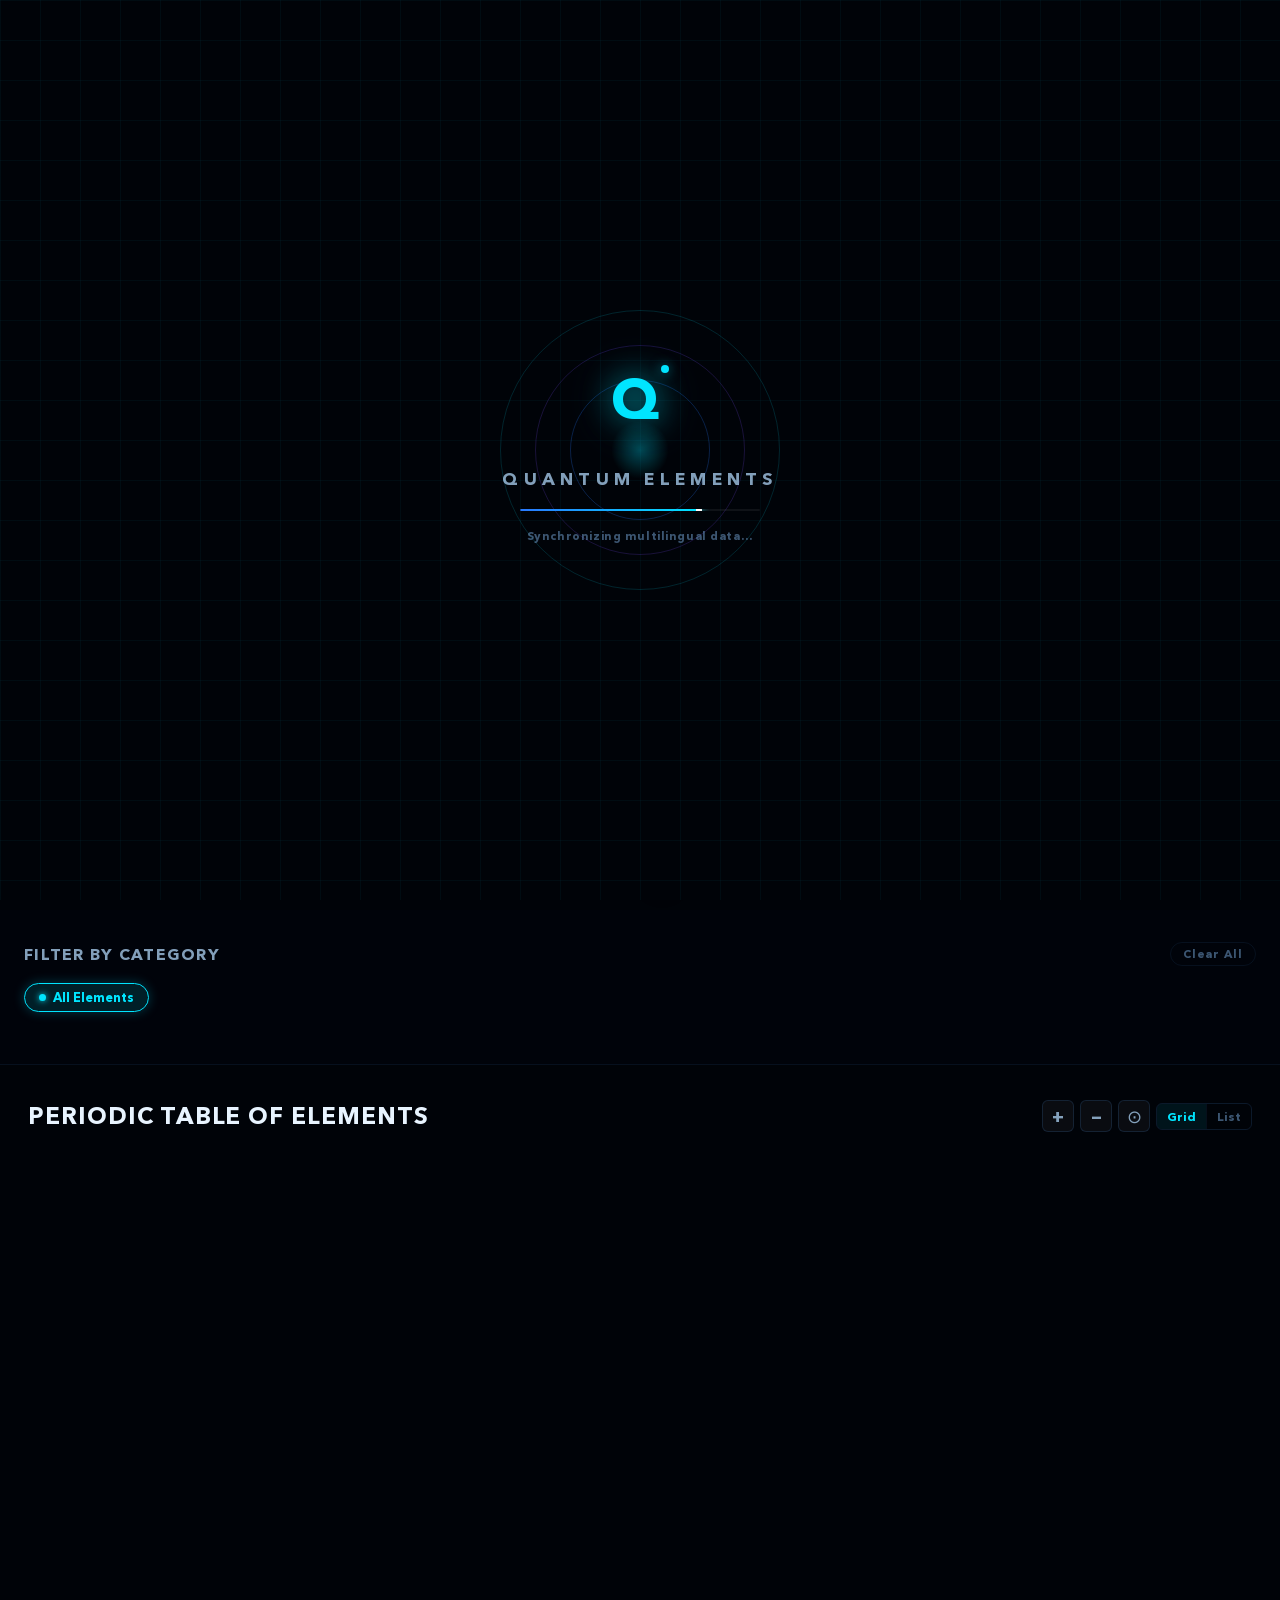
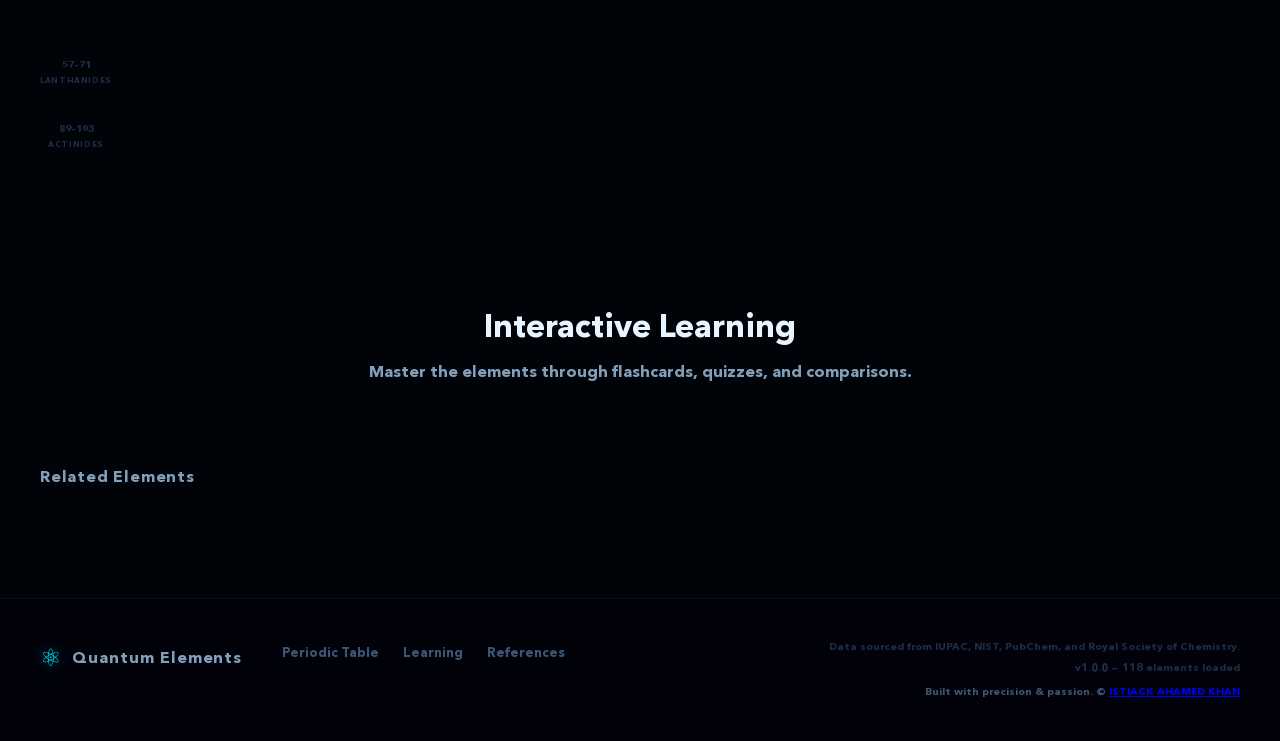
<file: index.html>
<!DOCTYPE html>
<html lang="en" data-theme="dark" data-lang="en">
<head>
<meta charset="UTF-8" />
<meta name="viewport" content="width=device-width, initial-scale=1.0, viewport-fit=cover" />

<meta name="description" content="Quantum Elements — A next-generation premium periodic table platform with immersive science, multilingual support, deep element data, 3D atomic visualization, and futuristic learning experience." />

<meta name="keywords" content="Periodic Table, Quantum Elements, Chemistry, Elements, Science, 3D Atom, Electron Configuration, Futuristic Periodic Table, Chemistry Learning, Interactive Science, Bengali Chemistry, Scientific Platform, AI Chemistry System" />

<meta name="author" content="ISTIACK AHAMED" />
<meta name="theme-color" content="#000308" />

<meta property="og:type" content="website" />
<meta property="og:title" content="Quantum Elements — Futuristic Periodic Table" />
<meta property="og:description" content="The ultimate futuristic periodic table experience with immersive chemistry learning, 3D atom visualization, multilingual support, and deep scientific data." />
<meta property="og:image" content="t.png" />
<meta property="og:image:type" content="image/jpeg" />
<meta property="og:image:width" content="1200" />
<meta property="og:image:height" content="630" />

<meta name="twitter:card" content="summary_large_image" />
<meta name="twitter:title" content="Quantum Elements — Futuristic Periodic Table" />
<meta name="twitter:description" content="Explore a next-generation interactive periodic table with 3D atoms, deep scientific knowledge, and cinematic futuristic UI." />
<meta name="twitter:image" content="t.png" />

<link rel="icon" type="image/jpeg" href="t.png" />
<link rel="apple-touch-icon" href="t.png" />

<title>Quantum Elements — Periodic Table</title>

<link rel="preconnect" href="https://fonts.googleapis.com" />
<link rel="preconnect" href="https://fonts.gstatic.com" crossorigin />

<link rel="stylesheet" href="thisisstyledotcssbutindiffwaysothaynobodycaneasilyunderstand.css" />
</head>

<body>

  <!-- ============================================================
       LOADING SCREEN
  ============================================================ -->
  <div id="loading-screen" class="loading-screen" role="status" aria-label="Loading Quantum Elements" aria-live="polite">
    <div class="loading-quantum-layers">
      <div class="loading-layer loading-layer--ring1" aria-hidden="true"></div>
      <div class="loading-layer loading-layer--ring2" aria-hidden="true"></div>
      <div class="loading-layer loading-layer--ring3" aria-hidden="true"></div>
      <div class="loading-layer loading-layer--core" aria-hidden="true"></div>
    </div>
    <div class="loading-intro-wrapper">
      <div class="loading-logo" aria-hidden="true">
        <span class="loading-logo__symbol">Q</span>
        <span class="loading-logo__dot"></span>
      </div>
      <p class="loading-brand-name">Quantum Elements</p>
      <div class="loading-progress-track" role="progressbar" aria-valuemin="0" aria-valuemax="100" aria-valuenow="0" aria-label="Loading progress">
        <div class="loading-progress-fill" id="loading-progress-fill"></div>
      </div>
      <p class="loading-status-text" id="loading-status-text">Initializing quantum lattice…</p>
    </div>
    <div class="loading-grid-overlay" aria-hidden="true"></div>
  </div>

  <!-- ============================================================
       GLOBAL BACKGROUND LAYERS
  ============================================================ -->
  <div class="global-background" aria-hidden="true">
    <canvas class="bg-layer bg-layer--particles" id="canvas-particles"></canvas>
    <div class="bg-layer bg-layer--quantum-grid"></div>
    <div class="bg-layer bg-layer--holographic"></div>
    <div class="bg-layer bg-layer--ambient-glow"></div>
    <div class="bg-layer bg-layer--noise"></div>
    <div class="bg-layer bg-layer--vignette"></div>
  </div>

  <!-- ============================================================
       ROOT APP CONTAINER
  ============================================================ -->
  <div id="app" class="app-root" role="main">

    <!-- ============================================================
         TOP NAVBAR
    ============================================================ -->
    <header class="navbar" role="banner" id="main-navbar">
      <div class="navbar__inner">

        <!-- Brand / Logo -->
        <a href="#" class="navbar__brand" aria-label="Quantum Elements Home">
          <span class="navbar__brand-icon" aria-hidden="true">
            <span class="brand-icon__nucleus"></span>
            <span class="brand-icon__orbit brand-icon__orbit--1"></span>
            <span class="brand-icon__orbit brand-icon__orbit--2"></span>
          </span>
          <span class="navbar__brand-text">
            <span class="navbar__brand-title">Quantum</span>
            <span class="navbar__brand-sub">Elements</span>
          </span>
        </a>

        <!-- Search -->
        <div class="navbar__search-area" role="search">
          <label for="navbar-search-input" class="sr-only">Search elements</label>
          <div class="navbar__search-field">
            <span class="navbar__search-icon" aria-hidden="true"></span>
            <input
              type="search"
              id="navbar-search-input"
              class="navbar__search-input"
              placeholder="Search element, symbol, number…"
              autocomplete="off"
              autocorrect="off"
              spellcheck="false"
              aria-autocomplete="list"
              aria-controls="search-suggestions-dropdown"
              aria-expanded="false"
            />
            <kbd class="navbar__search-shortcut" aria-hidden="true">⌘K</kbd>
          </div>
          <!-- Search suggestions dropdown -->
          <div
            id="search-suggestions-dropdown"
            class="search-suggestions-dropdown"
            role="listbox"
            aria-label="Search suggestions"
            hidden
          >
            <div class="search-suggestions__header">
              <span class="search-suggestions__label">Results</span>
              <span class="search-suggestions__count" id="search-result-count"></span>
            </div>
            <ul class="search-suggestions__list" id="search-suggestions-list" role="group"></ul>
            <div class="search-suggestions__footer">
              <button type="button" class="search-suggestions__advanced-btn" id="open-advanced-search">
                Advanced Search
              </button>
            </div>
          </div>
        </div>

        <!-- Utility Controls -->
        <div class="navbar__utilities">
          <!-- Language Toggle -->
          <button
            type="button"
            class="navbar__util-btn navbar__lang-toggle"
            id="lang-toggle"
            aria-label="Switch language"
            aria-pressed="false"
          >
            <span class="lang-toggle__en" data-lang-label="en">EN</span>
            <span class="lang-toggle__divider" aria-hidden="true">/</span>
            <span class="lang-toggle__bn" data-lang-label="bn">বাং</span>
          </button>
<a href="qr.html" class="navbar__util-btn" aria-label="Share Project" style="display: flex; align-items: center; justify-content: center; text-decoration: none; color: inherit;">
  <svg xmlns="http://www.w3.org/2000/svg" width="18" height="18" viewBox="0 0 24 24" fill="none" stroke="currentColor" stroke-width="2" stroke-linecap="round" stroke-linejoin="round">
    <circle cx="18" cy="5" r="3"></circle>
    <circle cx="6" cy="12" r="3"></circle>
    <circle cx="18" cy="19" r="3"></circle>
    <line x1="8.59" y1="13.51" x2="15.42" y2="17.49"></line>
    <line x1="15.41" y1="6.51" x2="8.59" y2="10.49"></line>
  </svg>
</a>
          <!-- Command Palette Trigger -->
          <button
            type="button"
            class="navbar__util-btn navbar__command-trigger"
            id="command-palette-trigger"
            aria-label="Open command palette"
            aria-keyshortcuts="Control+K Meta+K"
            aria-haspopup="dialog"
          >
            <span class="command-trigger__icon" aria-hidden="true"></span>
            <span class="command-trigger__label">Command</span>
          </button>

          <!-- Mobile Menu Trigger -->
          <button
            type="button"
            class="navbar__util-btn navbar__mobile-menu-trigger"
            id="mobile-menu-trigger"
            aria-label="Open menu"
            aria-expanded="false"
            aria-controls="mobile-nav-menu"
          >
            <span class="hamburger-line" aria-hidden="true"></span>
            <span class="hamburger-line" aria-hidden="true"></span>
            <span class="hamburger-line" aria-hidden="true"></span>
          </button>
        </div>

      </div>

      <!-- Mobile Navigation Menu -->
      <nav
        id="mobile-nav-menu"
        class="mobile-nav-menu"
        aria-label="Mobile navigation"
        hidden
      >
        <ul class="mobile-nav-menu__list" role="list">
          <li><a href="#section-table" class="mobile-nav-menu__link">Periodic Table</a></li>
          <li><a href="#section-learning" class="mobile-nav-menu__link">Learn</a></li>
          <li><a href="#section-compare" class="mobile-nav-menu__link">Compare</a></li>
          <li><a href="#section-favorites" class="mobile-nav-menu__link">Favorites</a></li>
        </ul>
      </nav>
    </header>

    <!-- ============================================================
         HERO SECTION
    ============================================================ -->
    <section class="hero-section" id="section-hero" aria-labelledby="hero-title">

      <!-- Floating atom visuals -->
      <div class="hero-atom-visuals" aria-hidden="true">
        <div class="hero-atom hero-atom--large">
          <div class="hero-atom__nucleus"></div>
          <div class="hero-atom__orbit hero-atom__orbit--1"></div>
          <div class="hero-atom__orbit hero-atom__orbit--2"></div>
          <div class="hero-atom__orbit hero-atom__orbit--3"></div>
          <div class="hero-atom__electron hero-atom__electron--1"></div>
          <div class="hero-atom__electron hero-atom__electron--2"></div>
          <div class="hero-atom__electron hero-atom__electron--3"></div>
        </div>
        <div class="hero-atom hero-atom--small-1" aria-hidden="true"></div>
        <div class="hero-atom hero-atom--small-2" aria-hidden="true"></div>
        <div class="hero-particle-field" id="hero-particle-field" aria-hidden="true"></div>
      </div>

      <div class="hero-content">
        <div class="hero-eyebrow" aria-hidden="true">
          <span class="hero-eyebrow__line"></span>
          <span class="hero-eyebrow__text">A Tool by ISTIACK AHAMED KHAN</span>
          <span class="hero-eyebrow__line"></span>
        </div>
        <h1 class="hero-title" id="hero-title">
          <span class="hero-title__line1">Explore the</span>
          <span class="hero-title__line2">
            <em class="hero-title__accent">Quantum</em>
            <span class="hero-title__word"> Universe</span>
          </span>
          <span class="hero-title__line3">of Elements</span>
        </h1>
        <p class="hero-subtitle">
          118 elements. Infinite depth. Immersive science across chemistry, physics, industry, and the cosmos.
        </p>

        <!-- Scientific statistics -->
        <div class="hero-stats" role="list" aria-label="Platform statistics">
          <div class="hero-stat" role="listitem">
            <span class="hero-stat__value" data-stat="elements">118</span>
            <span class="hero-stat__label">Elements</span>
          </div>
          <div class="hero-stat" role="listitem">
            <span class="hero-stat__value" data-stat="datapoints">10K+</span>
            <span class="hero-stat__label">Data Points</span>
          </div>
          <div class="hero-stat" role="listitem">
            <span class="hero-stat__value" data-stat="languages">2</span>
            <span class="hero-stat__label">Languages</span>
          </div>
          <div class="hero-stat" role="listitem">
            <span class="hero-stat__value" data-stat="categories">9</span>
            <span class="hero-stat__label">Categories</span>
          </div>
        </div>

        <div class="hero-cta-group">
          <a href="#section-table" class="hero-cta hero-cta--primary">
            <span>Explore Table</span>
            <span class="hero-cta__arrow" aria-hidden="true"></span>
          </a>
          <button type="button" class="hero-cta hero-cta--secondary" id="hero-random-element">
            Random Element
          </button>
        </div>
      </div>

    </section>

    <!-- ============================================================
         CATEGORY FILTER SECTION
    ============================================================ -->
    <section class="filter-section" id="section-filters" aria-label="Filter elements by category">
      <div class="filter-section__inner">
        <div class="filter-section__header">
          <h2 class="filter-section__title">Filter by Category</h2>
          <button type="button" class="filter-reset-btn" id="filter-reset" aria-label="Clear all filters">
            Clear All
          </button>
        </div>

        <!-- Filter buttons — populated by JS from JSON category data -->
        <div
          class="filter-buttons"
          id="filter-buttons-container"
          role="group"
          aria-label="Element category filters"
        >
          <button
            type="button"
            class="filter-btn filter-btn--all active"
            data-filter="all"
            aria-pressed="true"
          >
            <span class="filter-btn__dot" aria-hidden="true"></span>
            All Elements
          </button>
          <!-- Additional filter buttons rendered dynamically by thisisappdotjsbutindifferentwaythatswhytheycannotcatchit.js -->
        </div>

        <!-- Scientific category legend -->
        <div class="category-legend" id="category-legend" aria-label="Category color legend">
          <!-- Populated dynamically by thisisappdotjsbutindifferentwaythatswhytheycannotcatchit.js -->
        </div>
      </div>
    </section>

    <!-- ============================================================
         PERIODIC TABLE SECTION
    ============================================================ -->
    <section class="table-section" id="section-table" aria-labelledby="table-section-title">
      <div class="table-section__header">
        <h2 class="table-section__title" id="table-section-title">Periodic Table of Elements</h2>
        <div class="table-section__controls">
          <button type="button" class="table-control-btn" id="table-zoom-in" aria-label="Zoom in">+</button>
          <button type="button" class="table-control-btn" id="table-zoom-out" aria-label="Zoom out">−</button>
          <button type="button" class="table-control-btn" id="table-zoom-reset" aria-label="Reset zoom">⊙</button>
          <button type="button" class="table-view-toggle" id="table-view-toggle" aria-label="Toggle view mode">
            <span>Grid</span>
            <span>List</span>
          </button>
        </div>
      </div>

      <!-- Scrollable viewport for horizontal scroll / touch drag -->
      <div
        class="table-viewport"
        id="table-viewport"
        role="region"
        aria-label="Periodic table, scroll horizontally to view all elements"
        tabindex="0"
      >

        <!-- Group number header row -->
        <div class="table-group-numbers" aria-hidden="true" id="table-group-numbers">
          <!-- Rendered by thisisappdotjsbutindifferentwaythatswhytheycannotcatchit.js: groups 1–18 -->
        </div>

        <!-- Period number column labels -->
        <div class="table-period-numbers" aria-hidden="true" id="table-period-numbers">
          <!-- Rendered by thisisappdotjsbutindifferentwaythatswhytheycannotcatchit.js: periods 1–7 -->
        </div>

        <!-- Main periodic table grid -->
        <div
          class="periodic-table-grid"
          id="periodic-table-grid"
          role="grid"
          aria-label="Periodic table of elements"
          aria-rowcount="9"
          aria-colcount="18"
        >
          <!-- Element blocks rendered dynamically by thisisappdotjsbutindifferentwaythatswhytheycannotcatchit.js from /data/*.json -->
          <!-- Each element block will have structure like:
            <div role="gridcell" class="element-block" data-element-id="" data-atomic-number=""
              data-symbol="" data-category="" data-period="" data-group=""
              tabindex="0" aria-label="">
              <span class="element-block__number"></span>
              <span class="element-block__symbol"></span>
              <span class="element-block__name"></span>
              <span class="element-block__mass"></span>
              <div class="element-block__glow" aria-hidden="true"></div>
            </div>
          -->
        </div>

        <!-- Lanthanide series label + row -->
        <div class="table-series-row table-series-row--lanthanides" id="table-lanthanides">
          <div class="table-series-label" aria-hidden="true">
            <span>57–71</span>
            <span class="table-series-label__text">Lanthanides</span>
          </div>
          <div class="table-series-cells" id="lanthanide-cells" role="group" aria-label="Lanthanide series elements">
            <!-- Rendered by thisisappdotjsbutindifferentwaythatswhytheycannotcatchit.js -->
          </div>
        </div>

        <!-- Actinide series label + row -->
        <div class="table-series-row table-series-row--actinides" id="table-actinides">
          <div class="table-series-label" aria-hidden="true">
            <span>89–103</span>
            <span class="table-series-label__text">Actinides</span>
          </div>
          <div class="table-series-cells" id="actinide-cells" role="group" aria-label="Actinide series elements">
            <!-- Rendered by thisisappdotjsbutindifferentwaythatswhytheycannotcatchit.js -->
          </div>
        </div>

      </div><!-- /table-viewport -->

      <!-- Touch/drag scroll hint -->
      <p class="table-scroll-hint" aria-hidden="true">← Drag or swipe to scroll →</p>

    </section>

    <!-- ============================================================
         SIDE PANELS (Favorites, Recent, Compare, Learning)
    ============================================================ -->
    <aside class="side-panels" id="side-panels" aria-label="Side panels">

      <!-- Favorites Panel -->
      <div
        class="side-panel side-panel--favorites"
        id="panel-favorites"
        role="region"
        aria-labelledby="panel-favorites-title"
        hidden
      >
        <div class="side-panel__header">
          <h3 class="side-panel__title" id="panel-favorites-title">
            <span class="side-panel__icon" aria-hidden="true">♡</span>
            Favorites
          </h3>
          <button type="button" class="side-panel__close" aria-label="Close favorites panel" data-closes="panel-favorites">✕</button>
        </div>
        <div class="side-panel__body">
          <ul class="side-panel__list" id="favorites-list" role="list" aria-label="Favorite elements">
            <!-- Rendered by thisisappdotjsbutindifferentwaythatswhytheycannotcatchit.js -->
          </ul>
          <p class="side-panel__empty" id="favorites-empty">No favorites yet. Click ♡ on any element.</p>
        </div>
        <div class="side-panel__footer">
          <button type="button" class="side-panel__action-btn" id="favorites-clear">Clear All</button>
        </div>
      </div>

      <!-- Recent Viewed Panel -->
      <div
        class="side-panel side-panel--recent"
        id="panel-recent"
        role="region"
        aria-labelledby="panel-recent-title"
        hidden
      >
        <div class="side-panel__header">
          <h3 class="side-panel__title" id="panel-recent-title">
            <span class="side-panel__icon" aria-hidden="true">◷</span>
            Recent
          </h3>
          <button type="button" class="side-panel__close" aria-label="Close recent panel" data-closes="panel-recent">✕</button>
        </div>
        <div class="side-panel__body">
          <ul class="side-panel__list" id="recent-list" role="list" aria-label="Recently viewed elements">
            <!-- Rendered by thisisappdotjsbutindifferentwaythatswhytheycannotcatchit.js -->
          </ul>
          <p class="side-panel__empty" id="recent-empty">No recently viewed elements.</p>
        </div>
        <div class="side-panel__footer">
          <button type="button" class="side-panel__action-btn" id="recent-clear">Clear History</button>
        </div>
      </div>

      <!-- Quick Compare Panel -->
      <div
        class="side-panel side-panel--compare"
        id="panel-compare"
        role="region"
        aria-labelledby="panel-compare-title"
        hidden
      >
        <div class="side-panel__header">
          <h3 class="side-panel__title" id="panel-compare-title">
            <span class="side-panel__icon" aria-hidden="true">⇄</span>
            Compare
          </h3>
          <button type="button" class="side-panel__close" aria-label="Close compare panel" data-closes="panel-compare">✕</button>
        </div>
        <div class="side-panel__body">
          <div class="compare-slots" id="compare-slots" aria-label="Elements selected for comparison">
            <div class="compare-slot compare-slot--a" id="compare-slot-a" aria-label="Compare slot A">
              <span class="compare-slot__placeholder">Select Element A</span>
            </div>
            <span class="compare-vs" aria-hidden="true">VS</span>
            <div class="compare-slot compare-slot--b" id="compare-slot-b" aria-label="Compare slot B">
              <span class="compare-slot__placeholder">Select Element B</span>
            </div>
          </div>
          <div class="compare-table-wrapper" id="compare-table-wrapper" aria-live="polite">
            <!-- Comparison table rendered by thisisappdotjsbutindifferentwaythatswhytheycannotcatchit.js -->
          </div>
        </div>
        <div class="side-panel__footer">
          <button type="button" class="side-panel__action-btn" id="compare-clear">Reset</button>
        </div>
      </div>

      <!-- Learning Mode Panel -->
      <div
        class="side-panel side-panel--learning"
        id="panel-learning"
        role="region"
        aria-labelledby="panel-learning-title"
        hidden
      >
        <div class="side-panel__header">
          <h3 class="side-panel__title" id="panel-learning-title">
            <span class="side-panel__icon" aria-hidden="true">⚛</span>
            Learning Mode
          </h3>
          <button type="button" class="side-panel__close" aria-label="Close learning panel" data-closes="panel-learning">✕</button>
        </div>
        <div class="side-panel__body">
          <div class="learning-mode-controls">
            <button type="button" class="learning-mode-btn active" data-mode="flashcard" aria-pressed="true">Flashcards</button>
            <button type="button" class="learning-mode-btn" data-mode="quiz" aria-pressed="false">Quiz</button>
            <button type="button" class="learning-mode-btn" data-mode="match" aria-pressed="false">Match</button>
          </div>
          <div class="learning-mode-content" id="learning-mode-content" aria-live="polite">
            <!-- Rendered by thisisappdotjsbutindifferentwaythatswhytheycannotcatchit.js -->
          </div>
        </div>
      </div>

      <!-- Panel Toggles (floating triggers) -->
      <div class="panel-triggers" aria-label="Panel controls">
        <button type="button" class="panel-trigger" id="trigger-favorites" aria-label="Toggle favorites panel" aria-expanded="false" aria-controls="panel-favorites">♡</button>
        <button type="button" class="panel-trigger" id="trigger-recent" aria-label="Toggle recent panel" aria-expanded="false" aria-controls="panel-recent">◷</button>
        <button type="button" class="panel-trigger" id="trigger-compare" aria-label="Toggle compare panel" aria-expanded="false" aria-controls="panel-compare">⇄</button>
        <button type="button" class="panel-trigger" id="trigger-learning" aria-label="Toggle learning panel" aria-expanded="false" aria-controls="panel-learning">⚛</button>
      </div>

    </aside>

    <!-- ============================================================
         LEARNING SYSTEM SECTION
    ============================================================ -->
    <section class="learning-section" id="section-learning" aria-labelledby="learning-section-title">
      <div class="learning-section__inner">
        <h2 class="learning-section__title" id="learning-section-title">Interactive Learning</h2>
        <p class="learning-section__subtitle">Master the elements through flashcards, quizzes, and comparisons.</p>

        <div class="learning-cards-grid" id="learning-cards-grid" aria-label="Learning cards">
          <!-- Flashcards, quiz cards, and comparison cards rendered by thisisappdotjsbutindifferentwaythatswhytheycannotcatchit.js -->
        </div>

        <!-- Related elements row -->
        <div class="related-elements-row" id="related-elements-row" aria-label="Related elements">
          <h3 class="related-elements-row__title">Related Elements</h3>
          <div class="related-elements-list" id="related-elements-list">
            <!-- Rendered by thisisappdotjsbutindifferentwaythatswhytheycannotcatchit.js -->
          </div>
        </div>
      </div>
    </section>

    <!-- ============================================================
         FOOTER
    ============================================================ -->
    <footer class="site-footer" id="site-footer" role="contentinfo">
      <div class="site-footer__inner">

        <div class="site-footer__brand">
          <span class="site-footer__logo" aria-hidden="true">⚛</span>
          <span class="site-footer__name">Quantum Elements</span>
        </div>

        <nav class="site-footer__nav" aria-label="Footer navigation">
          <ul class="site-footer__nav-list" role="list">
            <li><a href="#section-table" class="site-footer__nav-link">Periodic Table</a></li>
            <li><a href="#section-learning" class="site-footer__nav-link">Learning</a></li>
            <li><a href="#" class="site-footer__nav-link">References</a></li>
          </ul>
        </nav>

        <div class="site-footer__meta">
          <p class="site-footer__references">
            Data sourced from IUPAC, NIST, PubChem, and Royal Society of Chemistry.
          </p>
          <p class="site-footer__version" id="footer-version">
            v1.0.0 &mdash; <span id="footer-element-count">118</span> elements loaded
          </p>
          <p class="site-footer__system" id="footer-system-info" aria-live="polite">
            <!-- System info (browser, language) injected by thisisappdotjsbutindifferentwaythatswhytheycannotcatchit.js -->
          </p>
          <p class="site-footer__credits">
  Built with precision &amp; passion. &copy;
  <span id="footer-year"></span>
  <a
    href="https://Instagram.com/anonymous.istiack"
    target="_blank"
    rel="noopener noreferrer"
    class="footer-instagram-link"
  >
    ISTIACK AHAMED KHAN
  </a>
</p>
        </div>

      </div>
    </footer>

  </div><!-- /app-root -->

  <!-- ============================================================
       IMMERSIVE ELEMENT MODAL
  ============================================================ -->
  <div
    id="element-modal"
    class="element-modal"
    role="dialog"
    aria-modal="true"
    aria-labelledby="modal-element-name"
    aria-describedby="modal-element-tagline"
    hidden
  >
    <!-- Modal backdrop -->
    <div class="modal-backdrop" id="modal-backdrop" aria-hidden="true"></div>

    <!-- Modal panel -->
    <div class="modal-panel" id="modal-panel">

      <!-- Modal close -->
      <button
        type="button"
        class="modal-close-btn"
        id="modal-close-btn"
        aria-label="Close element modal"
      >
        <span aria-hidden="true">✕</span>
      </button>

      <!-- Modal Header -->
      <header class="modal-header" id="modal-header">
        <div class="modal-header__element-symbol-block" id="modal-symbol-block" aria-hidden="true">
          <span class="modal-symbol" id="modal-symbol"></span>
          <span class="modal-atomic-number" id="modal-atomic-number"></span>
        </div>
        <div class="modal-header__info">
          <h2 class="modal-element-name" id="modal-element-name"></h2>
          <p class="modal-element-name-bn" id="modal-element-name-bn" lang="bn"></p>
          <p class="modal-element-tagline" id="modal-element-tagline"></p>
          <div class="modal-header__badges" id="modal-header-badges">
            <!-- Category badge, block, phase badges injected by thisisappdotjsbutindifferentwaythatswhytheycannotcatchit.js -->
          </div>
        </div>
        <div class="modal-header__quick-stats" id="modal-quick-stats" aria-label="Quick statistics">
          <!-- Quick stats (mass, density, etc.) injected by thisisappdotjsbutindifferentwaythatswhytheycannotcatchit.js -->
        </div>

        <!-- Favorite toggle -->
        <button
          type="button"
          class="modal-favorite-btn"
          id="modal-favorite-btn"
          aria-label="Add to favorites"
          aria-pressed="false"
        >
          <span aria-hidden="true">♡</span>
        </button>
      </header>

      <!-- Modal Tab Navigation -->
      <nav class="modal-tabs" id="modal-tabs" aria-label="Element data sections">
        <ul class="modal-tabs__list" role="tablist">
          <li role="presentation">
            <button type="button" role="tab" class="modal-tab active" id="tab-overview" aria-selected="true" aria-controls="tabpanel-overview" data-tab="overview">Overview</button>
          </li>
          <li role="presentation">
            <button type="button" role="tab" class="modal-tab" id="tab-structure" aria-selected="false" aria-controls="tabpanel-structure" data-tab="structure">Structure</button>
          </li>
          <li role="presentation">
            <button type="button" role="tab" class="modal-tab" id="tab-properties" aria-selected="false" aria-controls="tabpanel-properties" data-tab="properties">Properties</button>
          </li>
          <li role="presentation">
            <button type="button" role="tab" class="modal-tab" id="tab-industrial" aria-selected="false" aria-controls="tabpanel-industrial" data-tab="industrial">Industrial Uses</button>
          </li>
          <li role="presentation">
            <button type="button" role="tab" class="modal-tab" id="tab-safety" aria-selected="false" aria-controls="tabpanel-safety" data-tab="safety">Safety</button>
          </li>
          <li role="presentation">
            <button type="button" role="tab" class="modal-tab" id="tab-learning" aria-selected="false" aria-controls="tabpanel-learning" data-tab="learning">Learning</button>
          </li>
          <li role="presentation">
            <button type="button" role="tab" class="modal-tab" id="tab-reactions" aria-selected="false" aria-controls="tabpanel-reactions" data-tab="reactions">Reactions</button>
          </li>
          <li role="presentation">
            <button type="button" role="tab" class="modal-tab" id="tab-environment" aria-selected="false" aria-controls="tabpanel-environment" data-tab="environment">Environment</button>
          </li>
          <li role="presentation">
            <button type="button" role="tab" class="modal-tab" id="tab-history" aria-selected="false" aria-controls="tabpanel-history" data-tab="history">History</button>
          </li>
          <li role="presentation">
            <button type="button" role="tab" class="modal-tab" id="tab-quiz" aria-selected="false" aria-controls="tabpanel-quiz" data-tab="quiz">Quiz</button>
          </li>
        </ul>
        <div class="modal-tabs__indicator" id="modal-tab-indicator" aria-hidden="true"></div>
      </nav>

      <!-- Modal Body (Tab Panels) -->
      <div class="modal-body" id="modal-body">

        <!-- Overview Tab Panel -->
        <section
          id="tabpanel-overview"
          class="modal-tabpanel modal-tabpanel--active"
          role="tabpanel"
          aria-labelledby="tab-overview"
          tabindex="0"
        >
          <!-- 3D Atom Viewer -->
          <div class="atom-viewer-section" aria-label="3D atom viewer">
            <div class="atom-viewer-container" id="atom-viewer-container">
              <canvas class="atom-viewer-canvas" id="atom-viewer-canvas" aria-label="3D atom model"></canvas>
              <!-- HUD overlays -->
              <div class="atom-viewer-hud" id="atom-viewer-hud" aria-hidden="true">
                <div class="hud-label hud-label--nucleus" id="hud-nucleus-label"></div>
                <div class="hud-orbit-labels" id="hud-orbit-labels"></div>
                <div class="hud-electron-count" id="hud-electron-count"></div>
              </div>
              <!-- Scientific controls -->
              <div class="atom-viewer-controls" aria-label="3D viewer controls">
                <button type="button" class="atom-ctrl-btn" id="atom-ctrl-spin" aria-label="Toggle spin">⟳</button>
                <button type="button" class="atom-ctrl-btn" id="atom-ctrl-zoom-in" aria-label="Zoom in">+</button>
                <button type="button" class="atom-ctrl-btn" id="atom-ctrl-zoom-out" aria-label="Zoom out">−</button>
                <button type="button" class="atom-ctrl-btn" id="atom-ctrl-reset" aria-label="Reset view">⊙</button>
              </div>
              <!-- Quantum particle layer -->
              <div class="atom-quantum-particles" id="atom-quantum-particles" aria-hidden="true"></div>
            </div>
            <!-- Electron configuration display -->
            <div class="electron-config-display" id="electron-config-display" aria-label="Electron configuration">
              <p class="electron-config__notation" id="electron-config-notation"></p>
              <div class="electron-config__shells" id="electron-config-shells"></div>
            </div>
          </div>

          <!-- Overview content -->
          <div class="overview-content" id="overview-content" aria-live="polite">
            <!-- Pronunciation, appearance, phase, natural occurrence — injected by thisisappdotjsbutindifferentwaythatswhytheycannotcatchit.js -->
          </div>

          <!-- Fun Facts -->
          <div class="fun-facts-section" id="fun-facts-section" aria-label="Fun facts">
            <h3 class="fun-facts-section__title">Fun Facts</h3>
            <ul class="fun-facts-list" id="fun-facts-list" role="list">
              <!-- Rendered by thisisappdotjsbutindifferentwaythatswhytheycannotcatchit.js -->
            </ul>
          </div>

        </section>

        <!-- Structure Tab Panel -->
        <section
          id="tabpanel-structure"
          class="modal-tabpanel"
          role="tabpanel"
          aria-labelledby="tab-structure"
          tabindex="0"
          hidden
        >
          <div class="structure-content" id="structure-content" aria-live="polite">
            <!-- Protons, neutrons, electrons, quantum numbers, orbital config — injected by thisisappdotjsbutindifferentwaythatswhytheycannotcatchit.js -->
          </div>
        </section>

        <!-- Properties Tab Panel -->
        <section
          id="tabpanel-properties"
          class="modal-tabpanel"
          role="tabpanel"
          aria-labelledby="tab-properties"
          tabindex="0"
          hidden
        >
          <div class="properties-content" id="properties-content" aria-live="polite">
            <!-- Physical and chemical properties — injected by thisisappdotjsbutindifferentwaythatswhytheycannotcatchit.js -->
          </div>
        </section>

        <!-- Industrial Uses Tab Panel -->
        <section
          id="tabpanel-industrial"
          class="modal-tabpanel"
          role="tabpanel"
          aria-labelledby="tab-industrial"
          tabindex="0"
          hidden
        >
          <div class="industrial-content" id="industrial-content" aria-live="polite">
            <!-- All industrial application categories — injected by thisisappdotjsbutindifferentwaythatswhytheycannotcatchit.js -->
          </div>
        </section>

        <!-- Safety Tab Panel -->
        <section
          id="tabpanel-safety"
          class="modal-tabpanel"
          role="tabpanel"
          aria-labelledby="tab-safety"
          tabindex="0"
          hidden
        >
          <div class="safety-content" id="safety-content" aria-live="polite">
            <!-- Hazards, storage, handling, exposure risks — injected by thisisappdotjsbutindifferentwaythatswhytheycannotcatchit.js -->
          </div>
        </section>

        <!-- Learning Tab Panel -->
        <section
          id="tabpanel-learning"
          class="modal-tabpanel"
          role="tabpanel"
          aria-labelledby="tab-learning"
          tabindex="0"
          hidden
        >
          <div class="learning-content" id="learning-content" aria-live="polite">
            <!-- Simple/advanced explanations, learning tips, misconceptions, comparisons — injected by thisisappdotjsbutindifferentwaythatswhytheycannotcatchit.js -->
          </div>
          <!-- Comparison cards -->
          <div class="modal-comparisons" id="modal-comparisons" aria-label="Element comparisons">
            <!-- Rendered by thisisappdotjsbutindifferentwaythatswhytheycannotcatchit.js -->
          </div>
        </section>

        <!-- Reactions Tab Panel -->
        <section
          id="tabpanel-reactions"
          class="modal-tabpanel"
          role="tabpanel"
          aria-labelledby="tab-reactions"
          tabindex="0"
          hidden
        >
          <div class="reactions-content" id="reactions-content" aria-live="polite">
            <!-- Reactions, oxidation, reduction, bonding examples — injected by thisisappdotjsbutindifferentwaythatswhytheycannotcatchit.js -->
          </div>
        </section>

        <!-- Environment Tab Panel -->
        <section
          id="tabpanel-environment"
          class="modal-tabpanel"
          role="tabpanel"
          aria-labelledby="tab-environment"
          tabindex="0"
          hidden
        >
          <div class="environment-content" id="environment-content" aria-live="polite">
            <!-- Biological, environmental data, toxicity, sustainability — injected by thisisappdotjsbutindifferentwaythatswhytheycannotcatchit.js -->
          </div>
        </section>

        <!-- History Tab Panel -->
        <section
          id="tabpanel-history"
          class="modal-tabpanel"
          role="tabpanel"
          aria-labelledby="tab-history"
          tabindex="0"
          hidden
        >
          <div class="history-content" id="history-content" aria-live="polite">
            <!-- Discovery, historical uses, famous experiments, economics — injected by thisisappdotjsbutindifferentwaythatswhytheycannotcatchit.js -->
          </div>
        </section>

        <!-- Quiz Tab Panel -->
        <section
          id="tabpanel-quiz"
          class="modal-tabpanel"
          role="tabpanel"
          aria-labelledby="tab-quiz"
          tabindex="0"
          hidden
        >
          <div class="quiz-score" id="quiz-score" aria-live="assertive" aria-atomic="true">
            <!-- Score injected by thisisappdotjsbutindifferentwaythatswhytheycannotcatchit.js -->
          </div>
          <div class="quiz-content" id="quiz-content" aria-live="polite">
            <!-- Quiz questions rendered by thisisappdotjsbutindifferentwaythatswhytheycannotcatchit.js -->
          </div>
        </section>

      </div><!-- /modal-body -->

      <!-- Modal swipe-to-close indicator (mobile) -->
      <div class="modal-swipe-hint" aria-hidden="true">
        <span class="modal-swipe-hint__bar"></span>
      </div>

    </div><!-- /modal-panel -->
  </div><!-- /element-modal -->

  <!-- ============================================================
       ADVANCED SEARCH MODAL
  ============================================================ -->
  <div
    id="advanced-search-modal"
    class="advanced-search-modal"
    role="dialog"
    aria-modal="true"
    aria-labelledby="advanced-search-title"
    hidden
  >
    <div class="modal-backdrop advanced-search-backdrop" id="advanced-search-backdrop" aria-hidden="true"></div>
    <div class="advanced-search-panel" id="advanced-search-panel">
      <div class="advanced-search-header">
        <h2 class="advanced-search-title" id="advanced-search-title">Advanced Search</h2>
        <button type="button" class="advanced-search-close" id="advanced-search-close" aria-label="Close advanced search">✕</button>
      </div>
      <div class="advanced-search-body">
        <div class="advanced-search-filters" role="search" aria-label="Advanced element filters">
          <!-- Filter inputs: atomic number range, mass range, category, period, group, block, phase -->
          <div class="advanced-filter-group">
            <label for="filter-atomic-min">Atomic Number</label>
            <div class="advanced-filter-range">
              <input type="number" id="filter-atomic-min" class="advanced-filter-input" min="1" max="118" placeholder="Min" aria-label="Minimum atomic number" />
              <span aria-hidden="true">–</span>
              <input type="number" id="filter-atomic-max" class="advanced-filter-input" min="1" max="118" placeholder="Max" aria-label="Maximum atomic number" />
            </div>
          </div>
          <div class="advanced-filter-group">
            <label for="filter-period">Period</label>
            <select id="filter-period" class="advanced-filter-select" aria-label="Filter by period">
              <option value="">All</option>
              <option value="1">1</option>
              <option value="2">2</option>
              <option value="3">3</option>
              <option value="4">4</option>
              <option value="5">5</option>
              <option value="6">6</option>
              <option value="7">7</option>
            </select>
          </div>
          <div class="advanced-filter-group">
            <label for="filter-block">Block</label>
            <select id="filter-block" class="advanced-filter-select" aria-label="Filter by block">
              <option value="">All</option>
              <option value="s">s</option>
              <option value="p">p</option>
              <option value="d">d</option>
              <option value="f">f</option>
            </select>
          </div>
          <div class="advanced-filter-group">
            <label for="filter-phase">Phase</label>
            <select id="filter-phase" class="advanced-filter-select" aria-label="Filter by phase">
              <option value="">All</option>
              <option value="gas">Gas</option>
              <option value="liquid">Liquid</option>
              <option value="solid">Solid</option>
            </select>
          </div>
          <div class="advanced-filter-group">
            <label>
              <input type="checkbox" id="filter-radioactive" class="advanced-filter-checkbox" aria-label="Show only radioactive elements" />
              Radioactive only
            </label>
          </div>
        </div>
        <div class="advanced-search-results" id="advanced-search-results" aria-live="polite" aria-label="Search results">
          <!-- Results rendered by thisisappdotjsbutindifferentwaythatswhytheycannotcatchit.js -->
        </div>
      </div>
    </div>
  </div>

  <!-- ============================================================
       COMMAND PALETTE
  ============================================================ -->
  <div
    id="command-palette"
    class="command-palette"
    role="dialog"
    aria-modal="true"
    aria-labelledby="command-palette-label"
    hidden
  >
    <div class="modal-backdrop command-palette-backdrop" id="command-palette-backdrop" aria-hidden="true"></div>
    <div class="command-palette-panel" id="command-palette-panel">
      <div class="command-palette-header">
        <span class="command-palette-icon" aria-hidden="true">⌘</span>
        <label for="command-palette-input" id="command-palette-label" class="sr-only">Command palette input</label>
        <input
          type="text"
          id="command-palette-input"
          class="command-palette-input"
          placeholder="Type a command, element name, or symbol…"
          autocomplete="off"
          autocorrect="off"
          spellcheck="false"
          aria-autocomplete="list"
          aria-controls="command-palette-results"
        />
        <kbd class="command-palette-esc" aria-label="Press Escape to close">esc</kbd>
      </div>
      <div class="command-palette-body">
        <!-- Command groups -->
        <div class="command-group" id="command-group-elements" aria-label="Element commands">
          <p class="command-group__label">Elements</p>
          <ul class="command-list" id="command-list-elements" role="listbox" aria-label="Element results">
            <!-- Rendered by thisisappdotjsbutindifferentwaythatswhytheycannotcatchit.js -->
          </ul>
        </div>
        <div class="command-group" id="command-group-actions" aria-label="Application commands">
          <p class="command-group__label">Actions</p>
          <ul class="command-list" id="command-list-actions" role="listbox" aria-label="Action commands">
            <li role="option" class="command-item" data-action="toggle-theme" tabindex="-1">
              <span class="command-item__icon" aria-hidden="true">◑</span>
              <span class="command-item__label">Toggle Theme</span>
              <kbd class="command-item__shortcut">T</kbd>
            </li>
            <li role="option" class="command-item" data-action="toggle-lang" tabindex="-1">
              <span class="command-item__icon" aria-hidden="true">⌃</span>
              <span class="command-item__label">Switch Language</span>
              <kbd class="command-item__shortcut">L</kbd>
            </li>
            <li role="option" class="command-item" data-action="random-element" tabindex="-1">
              <span class="command-item__icon" aria-hidden="true">⚄</span>
              <span class="command-item__label">Random Element</span>
              <kbd class="command-item__shortcut">R</kbd>
            </li>
            <li role="option" class="command-item" data-action="open-compare" tabindex="-1">
              <span class="command-item__icon" aria-hidden="true">⇄</span>
              <span class="command-item__label">Compare Elements</span>
            </li>
            <li role="option" class="command-item" data-action="open-learning" tabindex="-1">
              <span class="command-item__icon" aria-hidden="true">⚛</span>
              <span class="command-item__label">Learning Mode</span>
            </li>
          </ul>
        </div>
      </div>
      <div class="command-palette-footer" aria-hidden="true">
        <span><kbd>↑</kbd><kbd>↓</kbd> navigate</span>
        <span><kbd>↵</kbd> select</span>
        <span><kbd>esc</kbd> close</span>
      </div>
    </div>
  </div>

  <!-- ============================================================
       TOAST NOTIFICATION SYSTEM
  ============================================================ -->
  <div
    id="toast-container"
    class="toast-container"
    role="region"
    aria-live="polite"
    aria-label="Notifications"
  >
    <!-- Toast notifications injected dynamically by thisisappdotjsbutindifferentwaythatswhytheycannotcatchit.js -->
  </div>

  <!-- ============================================================
       SCRIPTS
  ============================================================ -->
  <script src="thisisappdotjsbutindifferentwaythatswhytheycannotcatchit.js"></script>
  <script src="thiissikiuritidotjsbutindeffwaysonobodycanunderstand.js"></script>
  
</body>
</html>
</file>
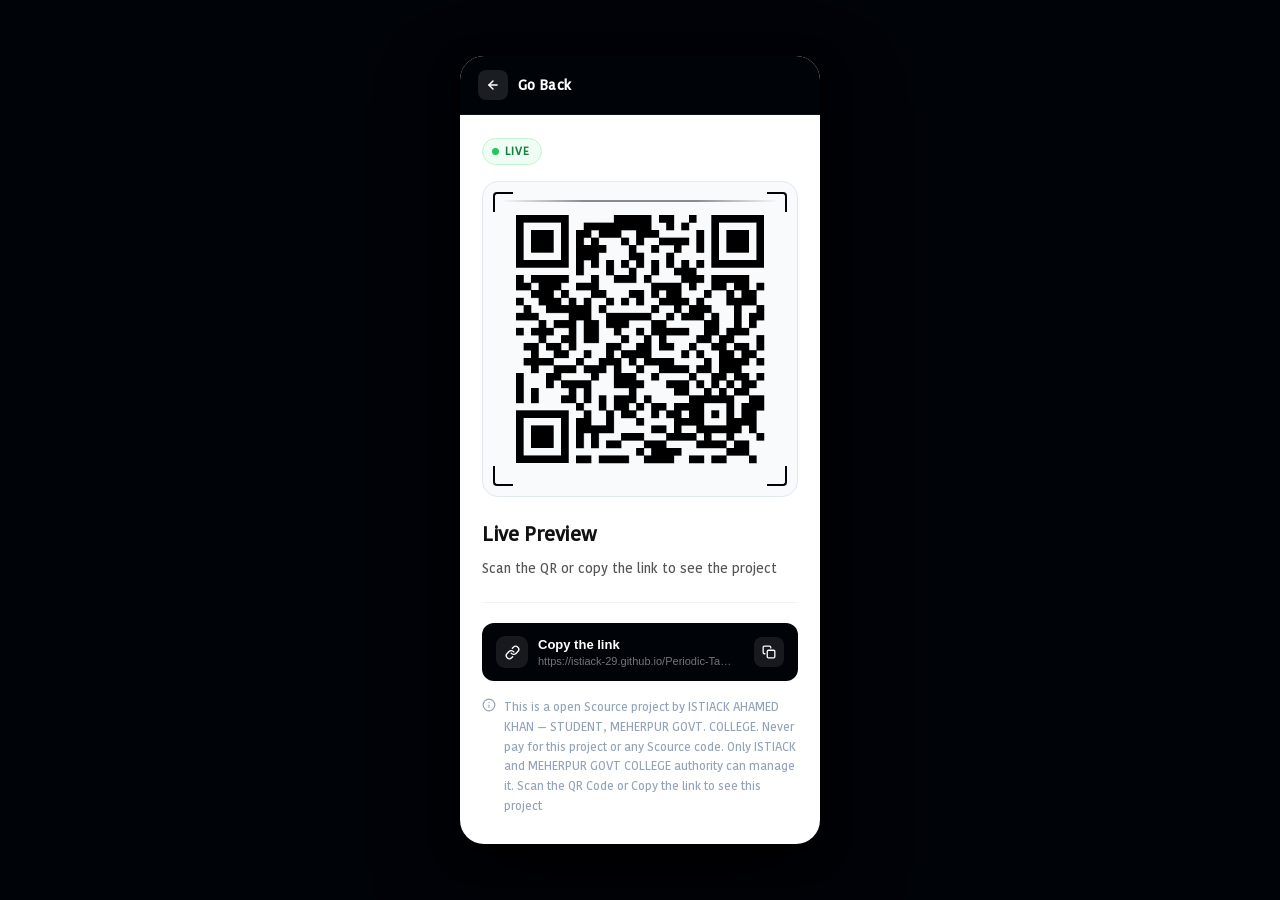
<file: qr.html>
<!DOCTYPE html>
<html lang="bn">
<head>
  <meta charset="UTF-8">
  <meta name="viewport" content="width=device-width, initial-scale=1.0, maximum-scale=1.0">
  <meta name="theme-color" content="#000308">
  <title>QR Code – Live Preview</title>
  <style>
    /* ------ font -----*/
    @font-face {
  font-family: 'Bangla';
  src: url('fonts/Bangla.ttf') format('truetype');
  font-weight: normal;
  font-style: normal;
  font-display: swap;
  }
    /* ─── Reset ─── */
    *, *::before, *::after {
      box-sizing: border-box;
      margin: 0;
      padding: 0;
    }

    /* ─── Page Layout ─── */
    body {
      background-color: #000308;
      min-height: 100vh;
      display: flex;
      align-items: center;
      justify-content: center;
      font-family: 'Bangla', 'Segoe UI', system-ui, sans-serif;
                   'Helvetica Neue', Arial, sans-serif;
      padding: 16px;
    }

    /* ─── Card ─── */
    .card {
      background: #ffffff;
      color: #111111;
      border-radius: 24px;
      width: 100%;
      max-width: 360px;
      overflow: hidden;
      box-shadow:
        0 2px 6px  rgba(0,   0,   0, 0.35),
        0 10px 28px rgba(0,   0,   0, 0.50),
        0 36px 80px rgba(0,   0,   0, 0.60);
    }

    /* ─── Back Button ─── */
    .back-btn {
      display:     flex;
      align-items: center;
      gap:         10px;
      background:  #000308;
      color:       #ffffff;
      text-decoration: none;
      font-weight: 700;
      font-size:   14.5px;
      letter-spacing: 0.1px;
      padding:     14px 18px;
      min-height:  54px;        /* comfortable touch target */
      border-bottom: 1px solid rgba(255, 255, 255, 0.07);
      transition:  background 0.22s ease;
    }
    .back-btn:hover  { background: #060d1e; }
    .back-btn:active { background: #111827; }

    /* Icon pill inside back button */
    .back-icon {
      display:         flex;
      align-items:     center;
      justify-content: center;
      width:  30px;
      height: 30px;
      background:    rgba(255, 255, 255, 0.10);
      border-radius: 8px;
      flex-shrink:   0;
      transition:    background 0.22s ease;
    }
    .back-btn:hover .back-icon { background: rgba(255, 255, 255, 0.18); }

    /* ─── Card Body ─── */
    .card-body {
      padding: 22px 22px 28px;
    }

    /* ─── Live Badge ─── */
    .live-badge {
      display:       inline-flex;
      align-items:   center;
      gap:           6px;
      background:    #f0fdf4;
      color:         #15803d;
      font-size:     11px;
      font-weight:   700;
      letter-spacing: 0.9px;
      text-transform: uppercase;
      padding:       4px 11px 4px 9px;
      border-radius: 999px;
      border:        1px solid #bbf7d0;
      margin-bottom: 16px;
    }

    /* Pulsing green dot */
    .live-dot {
      width:         7px;
      height:        7px;
      background:    #22c55e;
      border-radius: 50%;
      animation:     blink 1.5s ease-in-out infinite;
    }
    @keyframes blink {
      0%, 100% { opacity: 1; }
      50%       { opacity: 0.3; }
    }

    /* ─── QR Frame ─── */
    .qr-frame {
      border:        1.5px solid #e2e8f0;
      border-radius: 16px;
      padding:       18px;
      background:    #f8fafc;
      position:      relative;
      overflow:      hidden;
      margin-bottom: 22px;
    }

    /* Four corner accent marks */
    .corner {
      position:     absolute;
      width:        20px;
      height:       20px;
      border-color: #000308;
      border-style: solid;
    }
    .corner.tl { top: 10px; left:  10px; border-width: 2.5px 0 0 2.5px; border-radius: 4px 0 0 0; }
    .corner.tr { top: 10px; right: 10px; border-width: 2.5px 2.5px 0 0; border-radius: 0 4px 0 0; }
    .corner.bl { bottom: 10px; left:  10px; border-width: 0 0 2.5px 2.5px; border-radius: 0 0 0 4px; }
    .corner.br { bottom: 10px; right: 10px; border-width: 0 2.5px 2.5px 0; border-radius: 0 0 4px 0; }

    /* Animated scan line */
    .scan-line {
      position:      absolute;
      left:          18px;
      right:         18px;
      height:        2px;
      border-radius: 1px;
      background: linear-gradient(
        90deg,
        transparent,
        rgba(0, 3, 8, 0.45) 30%,
        rgba(0, 3, 8, 0.45) 70%,
        transparent
      );
      animation:   scan 3s ease-in-out infinite;
      pointer-events: none;
      z-index:     2;
    }
    @keyframes scan {
      0%   { top: 18px;              opacity: 0; }
      8%   { opacity: 1; }
      92%  { opacity: 1; }
      100% { top: calc(100% - 18px); opacity: 0; }
    }

    /* QR image — always responsive */
    .qr-frame img {
      display:   block;
      width:     100%;
      max-width: 100%;
      height:    auto;
      border-radius: 8px;
      position:  relative;
      z-index:   1;
      user-select: none;
    }

    /* ─── Text Section ─── */
    .preview-title {
      font-size:    20px;
      font-weight:  800;
      color:        #111111;
      letter-spacing: -0.4px;
      margin-bottom: 8px;
    }

    .preview-desc {
      font-size:   13.5px;
      line-height: 1.85;
      color:       #555555;
    }

    /* ─── Divider ─── */
    .divider {
      height:     1px;
      background: #f0f4f8;
      margin:     20px 0;
    }

    /* ─── Footer hint ─── */
    .footer-hint {
      display:     flex;
      align-items: flex-start;
      gap:         8px;
      font-size:   12px;
      color:       #94a3b8;
      line-height: 1.65;
    }
    .footer-hint svg { flex-shrink: 0; margin-top: 1px; }

    /* ─── Copy Link Button ─── */
    .copy-btn {
      display:         flex;
      align-items:     center;
      justify-content: space-between;
      gap:             10px;
      width:           100%;
      background:      #000308;
      color:           #ffffff;
      border:          none;
      border-radius:   12px;
      padding:         13px 14px;
      cursor:          pointer;
      text-align:      left;
      min-height:      52px;
      margin-bottom:   16px;
      transition:      background 0.22s ease, transform 0.1s ease;
    }
    .copy-btn:hover  { background: #060d1e; }
    .copy-btn:active { transform: scale(0.98); }

    /* Left side: link icon + text stack */
    .copy-btn .btn-left {
      display:     flex;
      align-items: center;
      gap:         10px;
      overflow:    hidden;
      flex:        1;
    }
    .copy-btn .btn-link-icon {
      display:         flex;
      align-items:     center;
      justify-content: center;
      width:           32px;
      height:          32px;
      background:      rgba(255, 255, 255, 0.09);
      border-radius:   9px;
      flex-shrink:     0;
      transition:      background 0.22s ease;
    }
    .copy-btn:hover .btn-link-icon { background: rgba(255, 255, 255, 0.16); }

    .copy-btn .btn-label {
      display:     block;
      font-size:   13px;
      font-weight: 700;
      line-height: 1.2;
      margin-bottom: 2px;
      transition: color 0.2s;
    }
    .copy-btn .btn-url {
      display:       block;
      font-size:     11px;
      font-weight:   400;
      color:         rgba(255, 255, 255, 0.45);
      white-space:   nowrap;
      overflow:      hidden;
      text-overflow: ellipsis;
      max-width:     195px;
    }

    /* Right side: copy icon pill */
    .copy-btn .btn-copy-icon {
      display:         flex;
      align-items:     center;
      justify-content: center;
      width:           30px;
      height:          30px;
      background:      rgba(255, 255, 255, 0.09);
      border-radius:   8px;
      flex-shrink:     0;
      transition:      background 0.22s ease;
    }
    .copy-btn:hover .btn-copy-icon { background: rgba(255, 255, 255, 0.16); }

    /* Copied state */
    .copy-btn.copied             { background: #052e16; }
    .copy-btn.copied .btn-label  { color: #86efac; }
    .copy-btn.copied .btn-copy-icon { background: rgba(134, 239, 172, 0.15); }
  </style>
</head>
<body>

  <div class="card">

    <!-- ── Back Button ── -->
    <a href="index.html" class="back-btn">
      <span class="back-icon">
        <svg width="14" height="14" viewBox="0 0 24 24" fill="none"
             stroke="currentColor" stroke-width="2.5"
             stroke-linecap="round" stroke-linejoin="round"
             aria-hidden="true">
          <path d="M19 12H5"/>
          <path d="M12 5l-7 7 7 7"/>
        </svg>
      </span>
      Go Back
    </a>

    <!-- ── Card Body ── -->
    <div class="card-body">

      <!-- Live Badge -->
      <div class="live-badge">
        <span class="live-dot"></span>
        Live
      </div>

      <!-- QR Frame -->
      <div class="qr-frame">
        <span class="corner tl"></span>
        <span class="corner tr"></span>
        <span class="corner bl"></span>
        <span class="corner br"></span>
        <div class="scan-line"></div>
        <img src="qr.png" alt="Live Preview QR Code" draggable="false">
      </div>

      <!-- Title -->
      <h2 class="preview-title">Live Preview</h2>

      <!-- Bengali description -->
      <p class="preview-desc">
        Scan the QR or copy the link to see the project
      </p>

      <!-- Divider -->
      <div class="divider"></div>

      <!-- Copy Link Button -->
      <button class="copy-btn" id="copyBtn" onclick="copyLink()">
        <span class="btn-left">
          <span class="btn-link-icon">
            <svg width="15" height="15" viewBox="0 0 24 24" fill="none"
                 stroke="currentColor" stroke-width="2.2"
                 stroke-linecap="round" stroke-linejoin="round" aria-hidden="true">
              <path d="M10 13a5 5 0 0 0 7.54.54l3-3a5 5 0 0 0-7.07-7.07l-1.72 1.71"/>
              <path d="M14 11a5 5 0 0 0-7.54-.54l-3 3a5 5 0 0 0 7.07 7.07l1.71-1.71"/>
            </svg>
          </span>
          <span style="overflow:hidden;">
            <span class="btn-label" id="copyLabel">Copy the link</span>
            <span class="btn-url">https://istiack-29.github.io/Periodic-Table/</span>
          </span>
        </span>
        <span class="btn-copy-icon" id="copyIcon">
          <svg id="iconCopy" width="14" height="14" viewBox="0 0 24 24" fill="none"
               stroke="currentColor" stroke-width="2.2"
               stroke-linecap="round" stroke-linejoin="round" aria-hidden="true">
            <rect x="9" y="9" width="13" height="13" rx="2" ry="2"/>
            <path d="M5 15H4a2 2 0 0 1-2-2V4a2 2 0 0 1 2-2h9a2 2 0 0 1 2 2v1"/>
          </svg>
        </span>
      </button>

      <!-- Footer Hint -->
      <div class="footer-hint">
        <svg width="14" height="14" viewBox="0 0 24 24" fill="none"
             stroke="currentColor" stroke-width="2"
             stroke-linecap="round" stroke-linejoin="round"
             aria-hidden="true">
          <circle cx="12" cy="12" r="10"/>
          <path d="M12 16v-4M12 8h.01"/>
        </svg>
        This is a open Scource project by ISTIACK AHAMED KHAN — STUDENT, MEHERPUR GOVT. COLLEGE. Never pay for this project or any Scource code. Only ISTIACK and MEHERPUR GOVT COLLEGE authority can manage it. Scan the QR Code or Copy the link to see this project
      </div>

    </div><!-- /.card-body -->

  </div><!-- /.card -->

  <script>
    function copyLink() {
      const url   = 'https://istiack-29.github.io/Periodic-Table/';
      const btn   = document.getElementById('copyBtn');
      const label = document.getElementById('copyLabel');
      const icon  = document.getElementById('copyIcon');

      const checkSVG = `<svg width="14" height="14" viewBox="0 0 24 24" fill="none"
        stroke="#86efac" stroke-width="2.5"
        stroke-linecap="round" stroke-linejoin="round" aria-hidden="true">
        <path d="M20 6L9 17l-5-5"/>
      </svg>`;

      const copySVG = `<svg id="iconCopy" width="14" height="14" viewBox="0 0 24 24" fill="none"
        stroke="currentColor" stroke-width="2.2"
        stroke-linecap="round" stroke-linejoin="round" aria-hidden="true">
        <rect x="9" y="9" width="13" height="13" rx="2" ry="2"/>
        <path d="M5 15H4a2 2 0 0 1-2-2V4a2 2 0 0 1 2-2h9a2 2 0 0 1 2 2v1"/>
      </svg>`;

      navigator.clipboard.writeText(url).then(() => {
        btn.classList.add('copied');
        label.textContent = 'Copied!';
        icon.innerHTML    = checkSVG;

        setTimeout(() => {
          btn.classList.remove('copied');
          label.textContent = 'Copy the link';
          icon.innerHTML    = copySVG;
        }, 2200);
      }).catch(() => {
        /* Fallback for older browsers */
        const ta = document.createElement('textarea');
        ta.value = url;
        ta.style.cssText = 'position:fixed;opacity:0;';
        document.body.appendChild(ta);
        ta.select();
        document.execCommand('copy');
        document.body.removeChild(ta);

        btn.classList.add('copied');
        label.textContent = 'Copied!!';
        icon.innerHTML    = checkSVG;

        setTimeout(() => {
          btn.classList.remove('copied');
          label.textContent = 'Copy the link';
          icon.innerHTML    = copySVG;
        }, 2200);
      });
    }
  </script>
  <script src="thiissikiuritidotjsbutindeffwaysonobodycanunderstand.js"></script>
</body>
</html>
</file>
<file: thisisstyledotcssbutindiffwaysothaynobodycaneasilyunderstand.css>
@font-face {
  font-family: 'EnglishFont';
  src: url('fonts/English.ttf') format('truetype');
  font-display: swap;
  unicode-range: U+0000-U+007F, U+0080-U+024F, U+0250-U+02AF,
                 U+0300-U+036F, U+1E00-U+1EFF, U+2000-U+206F,
                 U+2070-U+209F, U+20A0-U+20CF, U+2100-U+214F;
}

@font-face {
  font-family: 'BanglaFont';
  src: url('fonts/Bangla.ttf') format('truetype');
  font-display: swap;
  unicode-range: U+0980-U+09FF;
}

/* ================================================================
   RESET & BOX MODEL
================================================================ */
*,
*::before,
*::after {
  box-sizing: border-box;
  margin: 0;
  padding: 0;
}

/* ================================================================
   CSS CUSTOM PROPERTIES
================================================================ */
:root {
  /* ── Dark theme colors ── */
  --qe-bg-void:         #000308;
  --qe-bg-deep:         #010510;
  --qe-bg-panel:        #020a1a;
  --qe-bg-card:         #030d1e;
  --qe-bg-elevated:     #041024;
  --qe-bg-glass:        rgba(4,18,40,0.72);
  --qe-bg-glass-heavy:  rgba(2,10,22,0.92);

  /* ── Border colors ── */
  --qe-border-faint:    rgba(80,160,255,0.08);
  --qe-border-subtle:   rgba(80,160,255,0.14);
  --qe-border-glow:     rgba(80,160,255,0.32);
  --qe-border-active:   rgba(80,200,255,0.65);

  /* ── Text colors ── */
  --qe-text-primary:    #e8f4ff;
  --qe-text-secondary:  rgba(180,220,255,0.72);
  --qe-text-muted:      rgba(120,170,220,0.50);
  --qe-text-faint:      rgba(80,130,190,0.35);

  /* ── Accent colors ── */
  --qe-accent-cyan:     #00e5ff;
  --qe-accent-blue:     #2979ff;
  --qe-accent-violet:   #7c4dff;
  --qe-accent-teal:     #1de9b6;
  --qe-accent-warn:     #ff9100;
  --qe-accent-danger:   #ff1744;

  /* ── Glow colors ── */
  --qe-glow-cyan:       rgba(0,229,255,0.55);
  --qe-glow-blue:       rgba(41,121,255,0.45);
  --qe-glow-soft:       rgba(0,180,255,0.18);

  /* ── Shadows ── */
  --qe-shadow-depth:    0 32px 80px rgba(0,0,0,0.9), 0 8px 24px rgba(0,0,0,0.7);
  --qe-shadow-card:     0 4px 24px rgba(0,0,0,0.6), 0 1px 4px rgba(0,0,0,0.4);

  /* ── Radius ── */
  --qe-radius-sm:   6px;
  --qe-radius-md:   10px;
  --qe-radius-lg:   16px;
  --qe-radius-xl:   22px;
  --qe-radius-full: 9999px;

  /* ── Typography ── */
  --qe-font-ui:      'EnglishFont', 'BanglaFont', sans-serif;
  --qe-font-mono:    'EnglishFont', 'BanglaFont', monospace;
  --qe-font-display: 'EnglishFont', 'BanglaFont', sans-serif;
  --qe-font-bangla:  'BanglaFont', 'EnglishFont', sans-serif;

  /* ── Transitions ── */
  --transition-fast:   120ms cubic-bezier(0.4,0,0.2,1);
  --transition-mid:    240ms cubic-bezier(0.4,0,0.2,1);
  --transition-slow:   480ms cubic-bezier(0.4,0,0.2,1);
  --transition-spring: 320ms cubic-bezier(0.34,1.56,0.64,1);

  /* ================================================================
     PERIODIC TABLE SIZING — all layout driven from these variables.
     Zoom buttons multiply --el-zoom, which scales block dimensions.
     Group/period labels use the SAME variables so they always align.
  ================================================================ */
  --el-zoom:    1;           /* changed by JS zoom buttons */
  --el-base-w:  62px;
  --el-base-h:  62px;
  --el-base-gap: 3px;

  --el-block-w: calc(var(--el-base-w) * var(--el-zoom));
  --el-block-h: calc(var(--el-base-h) * var(--el-zoom));
  --el-gap:     calc(var(--el-base-gap) * var(--el-zoom));

  /* period-number column is always proportional */
  --el-period-col: calc(28px * var(--el-zoom));

  /* ── Category colors ── */
  --cat-reactive-nonmetal: #4ade80;
  --cat-noble-gas:         #a78bfa;
  --cat-alkali-metal:      #f87171;
  --cat-alkaline-earth:    #fb923c;
  --cat-metalloid:         #34d399;
  --cat-post-transition:   #60a5fa;
  --cat-transition-metal:  #facc15;
  --cat-lanthanide:        #f472b6;
  --cat-actinide:          #e879f9;
  --cat-unknown:           #94a3b8;

  /* ── Hero text shadow (keeps floating symbols readable) ── */
  --hero-text-shadow-dark:  0 0 24px rgba(0,3,12,0.9),
                             0 2px 8px rgba(0,0,0,0.95),
                             0 0 4px rgba(0,0,0,1);
  --hero-symbol-halo-dark:  drop-shadow(0 0 6px rgba(0,3,12,0.98))
                             drop-shadow(0 0 12px rgba(0,0,0,0.9));
}

/* ── Light theme overrides ── */
[data-theme="light"] {
  --qe-bg-void:         #e8f0f8;
  --qe-bg-deep:         #dce8f5;
  --qe-bg-panel:        #cfdded;
  --qe-bg-card:         #c4d4e6;
  --qe-bg-elevated:     #b8ccdf;
  --qe-bg-glass:        rgba(200,220,240,0.82);
  --qe-bg-glass-heavy:  rgba(220,235,248,0.95);

  --qe-border-faint:    rgba(30,80,160,0.10);
  --qe-border-subtle:   rgba(30,80,160,0.18);
  --qe-border-glow:     rgba(30,80,200,0.30);
  --qe-border-active:   rgba(0,100,220,0.60);

  --qe-text-primary:    #0a1628;
  --qe-text-secondary:  rgba(20,60,120,0.80);
  --qe-text-muted:      rgba(30,70,140,0.60);
  --qe-text-faint:      rgba(40,90,160,0.40);

  --qe-glow-soft:       rgba(0,100,255,0.10);

  /* ── Light theme hero text shadow (white halo) ── */
  --hero-text-shadow-dark: 0 0 20px rgba(232,240,248,0.95),
                            0 2px 8px rgba(220,232,245,0.98),
                            0 0 3px rgba(255,255,255,1);
  --hero-symbol-halo-dark: drop-shadow(0 0 6px rgba(232,240,248,0.99))
                            drop-shadow(0 0 14px rgba(255,255,255,0.9));
}

/* ================================================================
   BASE HTML & BODY
================================================================ */
html {
  font-size: 16px;
  scroll-behavior: smooth;
  -webkit-text-size-adjust: 100%;
}

body {
  -webkit-user-select: none;
  -ms-user-select:     none;
  user-select:         none;
  font-family: var(--qe-font-ui);
  background-color: var(--qe-bg-void);
  color: var(--qe-text-primary);
  min-height: 100vh;
  overflow-x: hidden;
  line-height: 1.6;
  -webkit-font-smoothing: antialiased;
  -moz-osx-font-smoothing: grayscale;
}

/* ── Bangla language overrides ── */
[data-lang="bn"] body,
[data-lang="bn"] .element-block__name,
[data-lang="bn"] .modal-element-name,
[data-lang="bn"] .search-suggestion-item,
[data-lang="bn"] .filter-btn,
[data-lang="bn"] p,
[data-lang="bn"] li,
[data-lang="bn"] span:not(.element-block__symbol):not(.element-block__number):not(.element-block__mass),
[data-lang="bn"] .modal-tabpanel,
[data-lang="bn"] h1,
[data-lang="bn"] h2,
[data-lang="bn"] h3,
[data-lang="bn"] .badge,
[data-lang="bn"] .data-row__value {
  font-family: var(--qe-font-bangla);
}

/* ================================================================
   ACCESSIBILITY
================================================================ */
.sr-only {
  position: absolute;
  width: 1px; height: 1px;
  padding: 0; margin: -1px;
  overflow: hidden;
  clip: rect(0,0,0,0);
  white-space: nowrap;
  border: 0;
}

::selection {
  background: rgba(0,229,255,0.25);
  color: var(--qe-accent-cyan);
}

/* ================================================================
   SCROLLBAR
================================================================ */
::-webkit-scrollbar              { width: 5px; height: 5px; }
::-webkit-scrollbar-track        { background: transparent; }
::-webkit-scrollbar-thumb        { background: rgba(0,229,255,0.3); border-radius: 99px; }
::-webkit-scrollbar-thumb:hover  { background: rgba(0,229,255,0.6); box-shadow: 0 0 8px rgba(0,229,255,0.5); }

/* ================================================================
   LOADING SCREEN
================================================================ */
.loading-screen {
  position: fixed;
  inset: 0;
  z-index: 9999;
  background: var(--qe-bg-void);
  display: flex;
  flex-direction: column;
  align-items: center;
  justify-content: center;
  transition: opacity 0.7s ease, transform 0.7s ease;
  overflow: hidden;
}

.loading-screen--done {
  opacity: 0;
  transform: scale(1.04);
  pointer-events: none;
}

.loading-grid-overlay {
  position: absolute;
  inset: 0;
  background-image:
    linear-gradient(rgba(0,229,255,0.04) 1px, transparent 1px),
    linear-gradient(90deg, rgba(0,229,255,0.04) 1px, transparent 1px);
  background-size: 40px 40px;
  animation: gridDrift 20s linear infinite;
}

@keyframes gridDrift {
  0%   { background-position: 0 0; }
  100% { background-position: 40px 40px; }
}

.loading-quantum-layers {
  position: absolute;
  width: 320px;
  height: 320px;
  top: 50%;
  left: 50%;
  transform: translate(-50%, -50%);
}

.loading-layer {
  position: absolute;
  border-radius: 50%;
  border: 1px solid transparent;
}

.loading-layer--ring1 {
  inset: 20px;
  border-color: rgba(0,229,255,0.15);
  animation: ringPulse1 3s ease-in-out infinite;
}

.loading-layer--ring2 {
  inset: 55px;
  border-color: rgba(124,77,255,0.20);
  animation: ringPulse2 2.4s ease-in-out infinite;
}

.loading-layer--ring3 {
  inset: 90px;
  border-color: rgba(41,121,255,0.25);
  animation: ringPulse3 1.8s ease-in-out infinite;
}

.loading-layer--core {
  inset: 130px;
  background: radial-gradient(circle, rgba(0,229,255,0.3) 0%, transparent 70%);
  animation: coreGlow 2s ease-in-out infinite alternate;
}

@keyframes ringPulse1 {
  0%,100% { opacity: 0.2; transform: scale(1) rotate(0deg); }
  50%     { opacity: 0.8; transform: scale(1.05) rotate(180deg); }
}
@keyframes ringPulse2 {
  0%,100% { opacity: 0.3; transform: scale(1.05) rotate(90deg); }
  50%     { opacity: 1;   transform: scale(1) rotate(-90deg); }
}
@keyframes ringPulse3 {
  0%,100% { opacity: 0.5; transform: scale(1); }
  50%     { opacity: 0.2; transform: scale(1.08); }
}
@keyframes coreGlow {
  0%   { opacity: 0.4; transform: scale(0.9); }
  100% { opacity: 1;   transform: scale(1.1); }
}

.loading-intro-wrapper {
  display: flex;
  flex-direction: column;
  align-items: center;
  gap: 16px;
  z-index: 2;
  position: relative;
}

.loading-logo {
  display: flex;
  align-items: center;
  gap: 4px;
  margin-bottom: 4px;
}

.loading-logo__symbol {
  font-family: var(--qe-font-display);
  font-size: 3.5rem;
  font-weight: 700;
  color: var(--qe-accent-cyan);
  text-shadow: 0 0 30px var(--qe-glow-cyan), 0 0 60px rgba(0,229,255,0.3);
  letter-spacing: -2px;
}

.loading-logo__dot {
  width: 8px;
  height: 8px;
  border-radius: 50%;
  background: var(--qe-accent-cyan);
  box-shadow: 0 0 12px var(--qe-glow-cyan);
  align-self: flex-start;
  margin-top: 10px;
  animation: dotPulse 1.2s ease-in-out infinite;
}

@keyframes dotPulse {
  0%,100% { transform: scale(1);   opacity: 1; }
  50%     { transform: scale(1.4); opacity: 0.6; }
}

.loading-brand-name {
  font-family: var(--qe-font-display);
  font-size: 1.1rem;
  font-weight: 500;
  letter-spacing: 0.3em;
  text-transform: uppercase;
  color: var(--qe-text-secondary);
}

.loading-progress-track {
  width: 240px;
  height: 2px;
  background: rgba(255,255,255,0.06);
  border-radius: 99px;
  overflow: hidden;
  position: relative;
}

.loading-progress-fill {
  height: 100%;
  background: linear-gradient(90deg, var(--qe-accent-blue), var(--qe-accent-cyan));
  border-radius: 99px;
  transition: width 0.3s ease;
  box-shadow: 0 0 8px var(--qe-glow-cyan);
  width: 0%;
  position: relative;
}

.loading-progress-fill::after {
  content: '';
  position: absolute;
  right: 0; top: 50%;
  transform: translateY(-50%);
  width: 6px; height: 6px;
  background: #fff;
  border-radius: 50%;
  box-shadow: 0 0 8px var(--qe-accent-cyan);
}

.loading-status-text {
  font-family: var(--qe-font-mono);
  font-size: 0.72rem;
  color: var(--qe-text-muted);
  letter-spacing: 0.05em;
  text-align: center;
  min-height: 1.2em;
}

/* ================================================================
   GLOBAL BACKGROUND
================================================================ */
.global-background {
  position: fixed;
  inset: 0;
  z-index: 0;
  pointer-events: none;
  overflow: hidden;
}

.bg-layer {
  position: absolute;
  inset: 0;
}

.bg-layer--particles   { z-index: 1; opacity: 0.5; }

.bg-layer--quantum-grid {
  z-index: 2;
  background-image:
    linear-gradient(rgba(0,229,255,0.025) 1px, transparent 1px),
    linear-gradient(90deg, rgba(0,229,255,0.025) 1px, transparent 1px);
  background-size: 52px 52px;
  animation: gridDrift 40s linear infinite;
}

[data-theme="light"] .bg-layer--quantum-grid {
  background-image:
    linear-gradient(rgba(0,80,200,0.06) 1px, transparent 1px),
    linear-gradient(90deg, rgba(0,80,200,0.06) 1px, transparent 1px);
}

.bg-layer--holographic {
  z-index: 3;
  background:
    radial-gradient(ellipse 60% 40% at 15% 20%, rgba(41,121,255,0.07)  0%, transparent 60%),
    radial-gradient(ellipse 50% 35% at 85% 70%, rgba(124,77,255,0.06)  0%, transparent 60%),
    radial-gradient(ellipse 40% 30% at 50% 10%, rgba(0,229,255,0.05)   0%, transparent 60%);
  animation: holoShift 18s ease-in-out infinite alternate;
}

@keyframes holoShift {
  0%   { opacity: 0.7; transform: scale(1)    translateY(0); }
  100% { opacity: 1;   transform: scale(1.05) translateY(-15px); }
}

.bg-layer--ambient-glow {
  z-index: 4;
  background: radial-gradient(ellipse 80% 60% at 50% 0%, rgba(0,50,120,0.15) 0%, transparent 70%);
}

.bg-layer--noise {
  z-index: 5;
  opacity: 0.025;
  background-image: url("data:image/svg+xml,%3Csvg viewBox='0 0 200 200' xmlns='http://www.w3.org/2000/svg'%3E%3Cfilter id='noise'%3E%3CfeTurbulence type='fractalNoise' baseFrequency='0.9' numOctaves='4' stitchTiles='stitch'/%3E%3C/filter%3E%3Crect width='100%25' height='100%25' filter='url(%23noise)'/%3E%3C/svg%3E");
  background-size: 180px 180px;
}

.bg-layer--vignette {
  z-index: 6;
  background: radial-gradient(ellipse 100% 100% at 50% 50%, transparent 55%, rgba(0,0,0,0.65) 100%);
}

[data-theme="light"] .bg-layer--vignette {
  background: radial-gradient(ellipse 100% 100% at 50% 50%, transparent 55%, rgba(0,20,60,0.12) 100%);
}

/* ================================================================
   APP ROOT
================================================================ */
.app-root {
  position: relative;
  z-index: 1;
  min-height: 100vh;
}

/* ================================================================
   NAVBAR
================================================================ */
.navbar {
  position: sticky;
  top: 0;
  z-index: 500;
  background: var(--qe-bg-glass-heavy);
  backdrop-filter: blur(24px) saturate(180%);
  -webkit-backdrop-filter: blur(24px) saturate(180%);
  border-bottom: 1px solid var(--qe-border-subtle);
  box-shadow: 0 1px 0 rgba(0,229,255,0.06), 0 8px 32px rgba(0,0,0,0.4);
}

.navbar__inner {
  max-width: 1800px;
  margin: 0 auto;
  padding: 0 24px;
  height: 64px;
  display: flex;
  align-items: center;
  gap: 20px;
}

/* ── Brand ── */
.navbar__brand {
  display: flex;
  align-items: center;
  gap: 12px;
  text-decoration: none;
  flex-shrink: 0;
}

.navbar__brand-icon {
  width: 36px; height: 36px;
  position: relative;
  display: flex;
  align-items: center;
  justify-content: center;
}

.brand-icon__nucleus {
  width: 10px; height: 10px;
  border-radius: 50%;
  background: radial-gradient(circle, var(--qe-accent-cyan), var(--qe-accent-blue));
  box-shadow: 0 0 12px var(--qe-glow-cyan);
  position: relative;
  z-index: 2;
}

.brand-icon__orbit {
  position: absolute;
  border-radius: 50%;
  border: 1px solid rgba(0,229,255,0.4);
}

.brand-icon__orbit--1 {
  width: 26px; height: 14px;
  animation: orbitSpin1 3s linear infinite;
}

.brand-icon__orbit--2 {
  width: 28px; height: 16px;
  animation: orbitSpin2 2s linear infinite reverse;
  transform: rotate(60deg);
}

@keyframes orbitSpin1 {
  from { transform: rotate(0deg); }
  to   { transform: rotate(360deg); }
}
@keyframes orbitSpin2 {
  from { transform: rotate(60deg); }
  to   { transform: rotate(420deg); }
}

.navbar__brand-text {
  display: flex;
  flex-direction: column;
  line-height: 1.1;
}

.navbar__brand-title {
  font-family: var(--qe-font-display);
  font-size: 1.2rem;
  font-weight: 700;
  color: var(--qe-accent-cyan);
  letter-spacing: 0.06em;
  text-transform: uppercase;
  text-shadow: 0 0 20px rgba(0,229,255,0.5);
}

.navbar__brand-sub {
  font-family: var(--qe-font-mono);
  font-size: 0.6rem;
  color: var(--qe-text-muted);
  letter-spacing: 0.2em;
  text-transform: uppercase;
}

/* ── Search ── */
.navbar__search-area {
  flex: 1;
  max-width: 520px;
  position: relative;
  margin: 0 auto;
}

.navbar__search-field {
  display: flex;
  align-items: center;
  background: rgba(255,255,255,0.04);
  border: 1px solid var(--qe-border-subtle);
  border-radius: var(--qe-radius-full);
  padding: 0 16px;
  height: 40px;
  gap: 10px;
  transition: border-color var(--transition-mid), background var(--transition-mid), box-shadow var(--transition-mid);
  position: relative;
}

.navbar__search-field:focus-within {
  background: rgba(0,229,255,0.05);
  border-color: var(--qe-border-active);
  box-shadow: 0 0 0 3px rgba(0,229,255,0.10), 0 0 20px rgba(0,229,255,0.10);
}

.navbar__search-icon {
  width: 16px; height: 16px;
  flex-shrink: 0;
  opacity: 0.5;
  background-image: url("data:image/svg+xml,%3Csvg xmlns='http://www.w3.org/2000/svg' viewBox='0 0 24 24' fill='none' stroke='%2300e5ff' stroke-width='2'%3E%3Ccircle cx='11' cy='11' r='8'/%3E%3Cpath d='M21 21l-4.35-4.35'/%3E%3C/svg%3E");
  background-size: contain;
  background-repeat: no-repeat;
}

.navbar__search-input {
  flex: 1;
  background: transparent;
  border: none;
  outline: none;
  font-family: var(--qe-font-ui);
  font-size: 0.875rem;
  color: var(--qe-text-primary);
  min-width: 0;
}

.navbar__search-input::placeholder { color: var(--qe-text-muted); }

.navbar__search-shortcut {
  font-family: var(--qe-font-mono);
  font-size: 0.65rem;
  color: var(--qe-text-muted);
  background: rgba(255,255,255,0.06);
  border: 1px solid var(--qe-border-faint);
  border-radius: 4px;
  padding: 1px 5px;
  flex-shrink: 0;
}

/* ── Search suggestions dropdown ── */
.search-suggestions-dropdown {
  position: absolute;
  top: calc(100% + 8px);
  left: 0; right: 0;
  background: var(--qe-bg-glass-heavy);
  backdrop-filter: blur(32px);
  -webkit-backdrop-filter: blur(32px);
  border: 1px solid var(--qe-border-glow);
  border-radius: var(--qe-radius-lg);
  box-shadow: var(--qe-shadow-depth), 0 0 0 1px rgba(0,229,255,0.06);
  overflow: hidden;
  z-index: 600;
  animation: dropIn 0.18s ease;
}

@keyframes dropIn {
  from { opacity: 0; transform: translateY(-6px) scale(0.98); }
  to   { opacity: 1; transform: translateY(0)    scale(1); }
}

.search-suggestions__header {
  display: flex;
  align-items: center;
  justify-content: space-between;
  padding: 10px 16px 8px;
  border-bottom: 1px solid var(--qe-border-faint);
}

.search-suggestions__label {
  font-family: var(--qe-font-mono);
  font-size: 0.65rem;
  text-transform: uppercase;
  letter-spacing: 0.15em;
  color: var(--qe-text-muted);
}

.search-suggestions__count {
  font-family: var(--qe-font-mono);
  font-size: 0.65rem;
  color: var(--qe-accent-cyan);
}

.search-suggestions__list {
  list-style: none;
  max-height: 320px;
  overflow-y: auto;
  padding: 6px;
}

.search-suggestion-item {
  display: flex;
  align-items: center;
  gap: 12px;
  padding: 10px 12px;
  border-radius: var(--qe-radius-md);
  cursor: pointer;
  transition: background var(--transition-fast);
  position: relative;
  overflow: hidden;
}

.search-suggestion-item:hover { background: rgba(255,255,255,0.05); }

.search-suggestion-item::before {
  content: '';
  position: absolute;
  left: 0; top: 50%;
  transform: translateY(-50%);
  width: 2px; height: 0;
  background: var(--element-color, var(--qe-accent-cyan));
  border-radius: 99px;
  transition: height var(--transition-fast);
}

.search-suggestion-item:hover::before { height: 70%; }

.suggestion__symbol {
  font-family: var(--qe-font-display);
  font-size: 1.2rem;
  font-weight: 700;
  color: var(--element-color, var(--qe-accent-cyan));
  min-width: 32px;
  text-align: center;
  text-shadow: 0 0 12px color-mix(in srgb, var(--element-color, var(--qe-accent-cyan)) 60%, transparent);
}

.suggestion__info { display: flex; flex-direction: column; gap: 2px; }

.suggestion__name {
  font-size: 0.875rem;
  font-weight: 500;
  color: var(--qe-text-primary);
}

.suggestion__meta {
  font-family: var(--qe-font-mono);
  font-size: 0.68rem;
  color: var(--qe-text-muted);
}

.search-suggestions__footer {
  padding: 8px 12px;
  border-top: 1px solid var(--qe-border-faint);
  display: flex;
  justify-content: flex-end;
}

.search-suggestions__advanced-btn {
  background: transparent;
  border: none;
  color: var(--qe-accent-cyan);
  font-family: var(--qe-font-mono);
  font-size: 0.7rem;
  cursor: pointer;
  opacity: 0.75;
  transition: opacity var(--transition-fast);
  padding: 2px 0;
}

.search-suggestions__advanced-btn:hover { opacity: 1; }

/* ── Utilities ── */
.navbar__utilities {
  display: flex;
  align-items: center;
  gap: 8px;
  flex-shrink: 0;
}

.navbar__util-btn {
  background: rgba(255,255,255,0.04);
  border: 1px solid var(--qe-border-faint);
  border-radius: var(--qe-radius-sm);
  color: var(--qe-text-secondary);
  cursor: pointer;
  transition: all var(--transition-fast);
  display: flex;
  align-items: center;
  gap: 6px;
  padding: 6px 12px;
  font-family: var(--qe-font-ui);
  font-size: 0.8rem;
}

.navbar__util-btn:hover {
  background: rgba(0,229,255,0.07);
  border-color: var(--qe-border-glow);
  color: var(--qe-text-primary);
  box-shadow: 0 0 12px rgba(0,229,255,0.08);
}

.navbar__lang-toggle {
  font-family: var(--qe-font-mono);
  font-size: 0.75rem;
  letter-spacing: 0.05em;
}

.lang-toggle__en,
.lang-toggle__bn,
.lang-toggle__divider { color: var(--qe-text-muted); transition: color var(--transition-fast); }

[data-lang="en"] .lang-toggle__en {
  color: var(--qe-accent-cyan);
  text-shadow: 0 0 8px var(--qe-glow-cyan);
}

[data-lang="bn"] .lang-toggle__bn {
  color: var(--qe-accent-cyan);
  text-shadow: 0 0 8px var(--qe-glow-cyan);
  font-family: var(--qe-font-bangla);
}

.navbar__theme-toggle {
  width: 36px; height: 36px;
  padding: 0;
  justify-content: center;
  border-radius: var(--qe-radius-sm);
}

.theme-toggle__icon {
  width: 16px; height: 16px;
  background-size: contain;
  background-repeat: no-repeat;
  background-position: center;
}

.theme-toggle__icon--dark  {
  background-image: url("data:image/svg+xml,%3Csvg xmlns='http://www.w3.org/2000/svg' viewBox='0 0 24 24' fill='%2300e5ff'%3E%3Cpath d='M21 12.79A9 9 0 1 1 11.21 3 7 7 0 0 0 21 12.79z'/%3E%3C/svg%3E");
}
.theme-toggle__icon--light {
  background-image: url("data:image/svg+xml,%3Csvg xmlns='http://www.w3.org/2000/svg' viewBox='0 0 24 24' fill='%23facc15' stroke='%23facc15' stroke-width='0'%3E%3Ccircle cx='12' cy='12' r='5'/%3E%3Cline x1='12' y1='1' x2='12' y2='3' stroke-width='2'/%3E%3Cline x1='12' y1='21' x2='12' y2='23' stroke-width='2'/%3E%3Cline x1='4.22' y1='4.22' x2='5.64' y2='5.64' stroke-width='2'/%3E%3Cline x1='18.36' y1='18.36' x2='19.78' y2='19.78' stroke-width='2'/%3E%3Cline x1='1' y1='12' x2='3' y2='12' stroke-width='2'/%3E%3Cline x1='21' y1='12' x2='23' y2='12' stroke-width='2'/%3E%3Cline x1='4.22' y1='19.78' x2='5.64' y2='18.36' stroke-width='2'/%3E%3Cline x1='18.36' y1='5.64' x2='19.78' y2='4.22' stroke-width='2'/%3E%3C/svg%3E");
  display: none;
}

[data-theme="dark"]  .theme-toggle__icon--dark  { display: block; }
[data-theme="dark"]  .theme-toggle__icon--light { display: none; }
[data-theme="light"] .theme-toggle__icon--dark  { display: none; }
[data-theme="light"] .theme-toggle__icon--light { display: block; }

.navbar__command-trigger {
  font-family: var(--qe-font-mono);
  font-size: 0.72rem;
  letter-spacing: 0.04em;
  gap: 8px;
}

.command-trigger__icon::before { content: '⌘'; font-style: normal; }

.navbar__mobile-menu-trigger {
  display: none;
  flex-direction: column;
  gap: 4px;
  padding: 8px;
  width: 36px; height: 36px;
  justify-content: center;
  align-items: center;
}

.hamburger-line {
  width: 18px; height: 1.5px;
  background: var(--qe-text-secondary);
  border-radius: 99px;
  transition: all var(--transition-fast);
  display: block;
}

.mobile-nav-menu {
  background: var(--qe-bg-glass-heavy);
  backdrop-filter: blur(24px);
  -webkit-backdrop-filter: blur(24px);
  border-top: 1px solid var(--qe-border-faint);
  padding: 8px 0;
}

.mobile-nav-menu__list    { list-style: none; padding: 0 12px; }

.mobile-nav-menu__link {
  display: block;
  padding: 10px 16px;
  color: var(--qe-text-secondary);
  text-decoration: none;
  font-size: 0.9rem;
  border-radius: var(--qe-radius-md);
  transition: background var(--transition-fast), color var(--transition-fast);
}

.mobile-nav-menu__link:hover {
  background: rgba(0,229,255,0.06);
  color: var(--qe-text-primary);
}

/* ================================================================
   HERO SECTION
   FIX: Floating element symbols now have strong text-shadow backdrop
   so they don't blend into the hero text underneath.
================================================================ */
.hero-section {
  min-height: 88vh;
  display: flex;
  align-items: center;
  justify-content: center;
  padding: 120px 24px 80px;
  position: relative;
  overflow: hidden;
}

.hero-atom-visuals {
  position: absolute;
  inset: 0;
  pointer-events: none;
}

.hero-atom { position: absolute; }

.hero-atom--large {
  width: 400px; height: 400px;
  top: 50%; right: 8%;
  transform: translateY(-50%);
  opacity: 0.12;
}

.hero-atom__nucleus {
  position: absolute;
  width: 30px; height: 30px;
  border-radius: 50%;
  background: radial-gradient(circle, var(--qe-accent-cyan), var(--qe-accent-blue));
  top: 50%; left: 50%;
  transform: translate(-50%, -50%);
  box-shadow: 0 0 40px var(--qe-glow-cyan), 0 0 80px rgba(0,229,255,0.3);
}

.hero-atom__orbit {
  position: absolute;
  border-radius: 50%;
  border: 1px solid rgba(0,229,255,0.5);
  top: 50%; left: 50%;
}

.hero-atom__orbit--1 {
  width: 180px; height: 70px;
  margin-left: -90px; margin-top: -35px;
  animation: orbitSpin1 4s linear infinite;
}

.hero-atom__orbit--2 {
  width: 220px; height: 90px;
  margin-left: -110px; margin-top: -45px;
  animation: orbitSpin1 6s linear infinite reverse;
  transform-origin: center;
  transform: rotate(60deg);
}

.hero-atom__orbit--3 {
  width: 280px; height: 110px;
  margin-left: -140px; margin-top: -55px;
  animation: orbitSpin1 9s linear infinite;
  transform: rotate(-45deg);
}

.hero-atom__electron {
  position: absolute;
  width: 8px; height: 8px;
  border-radius: 50%;
  background: var(--qe-accent-cyan);
  box-shadow: 0 0 10px var(--qe-glow-cyan), 0 0 20px rgba(0,229,255,0.5);
  top: 50%; left: 50%;
  transform-origin: center;
}

.hero-atom__electron--1 { animation: electronOrbit1 4s linear infinite; }
.hero-atom__electron--2 { animation: electronOrbit2 6s linear infinite reverse; }
.hero-atom__electron--3 { animation: electronOrbit3 9s linear infinite; }

@keyframes electronOrbit1 {
  0%   { transform: rotate(0deg)   translateX(90px)  translateY(-35px) rotate(0deg); }
  100% { transform: rotate(360deg) translateX(90px)  translateY(-35px) rotate(-360deg); }
}
@keyframes electronOrbit2 {
  0%   { transform: rotate(60deg)  translateX(110px) translateY(-45px) rotate(-60deg); }
  100% { transform: rotate(420deg) translateX(110px) translateY(-45px) rotate(-420deg); }
}
@keyframes electronOrbit3 {
  0%   { transform: rotate(-45deg) translateX(140px) translateY(-55px) rotate(45deg); }
  100% { transform: rotate(315deg) translateX(140px) translateY(-55px) rotate(-315deg); }
}

.hero-atom--small-1 {
  width: 100px; height: 100px;
  top: 10%; left: 5%;
  background: radial-gradient(circle at center, rgba(0,229,255,0.04) 0%, transparent 70%);
  animation: floatAnim 8s ease-in-out infinite;
}

.hero-atom--small-2 {
  width: 80px; height: 80px;
  bottom: 15%; left: 15%;
  background: radial-gradient(circle at center, rgba(124,77,255,0.05) 0%, transparent 70%);
  animation: floatAnim 11s ease-in-out infinite reverse;
}

@keyframes floatAnim {
  0%,100% { transform: translateY(0)    rotate(0deg); }
  33%     { transform: translateY(-15px) rotate(5deg); }
  66%     { transform: translateY(8px)   rotate(-3deg); }
}

/* ================================================================
   FLOATING ELEMENT SYMBOLS — FIX
   Critical: Each floating symbol (H, He, Li…) must stand out from
   whatever text is behind it. We apply a strong paint-like halo so
   it never merges with hero body copy. Dark mode = dark halo,
   light mode = white halo (values come from :root / [data-theme]).
================================================================ */
.hero-floating-symbol {
  position: absolute;
  font-family: var(--qe-font-display);
  font-weight: 700;
  color: var(--qe-accent-cyan);
  /* Multi-layer text-shadow for a solid backdrop halo */
  text-shadow:
    /* Tight dark mask (fills letterform gaps) */
    0  0  2px var(--qe-bg-void),
    0  1px 2px var(--qe-bg-void),
    0 -1px 2px var(--qe-bg-void),
    1px 0  2px var(--qe-bg-void),
   -1px 0  2px var(--qe-bg-void),
    /* Medium spread halo */
    0  0  6px var(--qe-bg-void),
    0  0 10px rgba(0,3,12,0.85),
    /* Wide atmospheric glow */
    0  0 18px rgba(0,3,12,0.60);
  /* CSS filter for extra punch on the element symbol itself */
  filter: var(--hero-symbol-halo-dark);
  animation: symbolFloat linear infinite;
  pointer-events: none;
  user-select: none;
  /* Ensure symbols sit BELOW the hero content z-index */
  z-index: 0;
}

[data-theme="light"] .hero-floating-symbol {
  text-shadow:
    0  0  2px var(--qe-bg-void),
    0  1px 2px var(--qe-bg-void),
    0 -1px 2px var(--qe-bg-void),
    1px 0  2px var(--qe-bg-void),
   -1px 0  2px var(--qe-bg-void),
    0  0  6px rgba(232,240,248,0.95),
    0  0 12px rgba(220,232,245,0.90),
    0  0 20px rgba(255,255,255,0.70);
  filter: var(--hero-symbol-halo-dark);
}

@keyframes symbolFloat {
  0%   { transform: translateY(0)     rotate(-5deg); opacity: 0; }
  10%  { opacity: 1; }
  90%  { opacity: 1; }
  100% { transform: translateY(-80px) rotate(5deg);  opacity: 0; }
}

/* ── Hero content sits above floating symbols ── */
.hero-content {
  position: relative;
  z-index: 2;
  max-width: 700px;
  text-align: center;
}

/* Extra protection: hero text itself gets its own backdrop */
.hero-title,
.hero-subtitle,
.hero-eyebrow,
.hero-stats,
.hero-cta-group {
  position: relative;
  z-index: 2;
}

.hero-title__line1,
.hero-title__line3,
.hero-title__word {
  /* Subtle dark text-shadow ensures readability even when a symbol drifts behind */
  text-shadow: 0 2px 12px rgba(0,3,12,0.5), 0 0 4px rgba(0,3,12,0.3);
}

[data-theme="light"] .hero-title__line1,
[data-theme="light"] .hero-title__line3,
[data-theme="light"] .hero-title__word {
  text-shadow: 0 2px 12px rgba(232,240,248,0.6), 0 0 4px rgba(255,255,255,0.4);
}

.hero-subtitle {
  text-shadow: 0 1px 8px rgba(0,3,12,0.4);
}
[data-theme="light"] .hero-subtitle {
  text-shadow: 0 1px 8px rgba(232,240,248,0.5);
}

.hero-eyebrow {
  display: flex;
  align-items: center;
  gap: 12px;
  justify-content: center;
  margin-bottom: 28px;
}

.hero-eyebrow__line {
  flex: 1;
  max-width: 60px;
  height: 1px;
  background: linear-gradient(90deg, transparent, var(--qe-border-glow));
}
.hero-eyebrow__line:last-child {
  background: linear-gradient(270deg, transparent, var(--qe-border-glow));
}

.hero-eyebrow__text {
  font-family: var(--qe-font-mono);
  font-size: 0.72rem;
  text-transform: uppercase;
  letter-spacing: 0.25em;
  color: var(--qe-accent-cyan);
}

.hero-title {
  font-family: var(--qe-font-display);
  font-weight: 700;
  line-height: 1.05;
  margin-bottom: 24px;
  display: flex;
  flex-direction: column;
  gap: 4px;
}

.hero-title__line1,
.hero-title__line3 {
  font-size: clamp(2rem, 5vw, 3.5rem);
  color: var(--qe-text-primary);
  font-weight: 300;
  letter-spacing: -0.02em;
}

.hero-title__line2 {
  font-size: clamp(3rem, 7vw, 5.5rem);
  letter-spacing: -0.04em;
  line-height: 1;
}

.hero-title__accent {
  font-style: normal;
  background: linear-gradient(135deg, var(--qe-accent-cyan) 0%, var(--qe-accent-blue) 60%, var(--qe-accent-violet) 100%);
  -webkit-background-clip: text;
  -webkit-text-fill-color: transparent;
  background-clip: text;
  text-shadow: none;
  filter: drop-shadow(0 0 24px rgba(0,229,255,0.4));
}

.hero-subtitle {
  font-size: clamp(0.95rem, 2vw, 1.15rem);
  color: var(--qe-text-secondary);
  max-width: 520px;
  margin: 0 auto 40px;
  line-height: 1.7;
  font-weight: 300;
}

.hero-stats {
  display: flex;
  justify-content: center;
  margin-bottom: 40px;
}

.hero-stat {
  display: flex;
  flex-direction: column;
  align-items: center;
  gap: 4px;
  padding: 16px 28px;
  border-right: 1px solid var(--qe-border-faint);
}
.hero-stat:last-child { border-right: none; }

.hero-stat__value {
  font-family: var(--qe-font-display);
  font-size: 1.9rem;
  font-weight: 700;
  color: var(--qe-accent-cyan);
  text-shadow: 0 0 20px rgba(0,229,255,0.5);
  line-height: 1;
}

.hero-stat__label {
  font-family: var(--qe-font-mono);
  font-size: 0.65rem;
  text-transform: uppercase;
  letter-spacing: 0.15em;
  color: var(--qe-text-muted);
}

.hero-cta-group {
  display: flex;
  gap: 12px;
  justify-content: center;
  flex-wrap: wrap;
}

.hero-cta {
  display: inline-flex;
  align-items: center;
  gap: 8px;
  padding: 12px 28px;
  border-radius: var(--qe-radius-full);
  font-family: var(--qe-font-ui);
  font-size: 0.9rem;
  font-weight: 500;
  cursor: pointer;
  transition: all var(--transition-mid);
  text-decoration: none;
  letter-spacing: 0.02em;
}

.hero-cta--primary {
  background: linear-gradient(135deg, var(--qe-accent-blue) 0%, var(--qe-accent-cyan) 100%);
  color: #000;
  border: none;
  box-shadow: 0 4px 20px rgba(41,121,255,0.4), 0 0 0 1px rgba(0,229,255,0.2);
}
.hero-cta--primary:hover {
  box-shadow: 0 8px 32px rgba(41,121,255,0.6), 0 0 0 1px rgba(0,229,255,0.4);
  transform: translateY(-2px);
}
.hero-cta--primary:active { transform: translateY(0); }
.hero-cta__arrow::before { content: '→'; font-family: var(--qe-font-mono); }

.hero-cta--secondary {
  background: transparent;
  color: var(--qe-text-primary);
  border: 1px solid var(--qe-border-glow);
  box-shadow: inset 0 1px 0 rgba(255,255,255,0.06);
}
.hero-cta--secondary:hover {
  background: rgba(0,229,255,0.06);
  border-color: var(--qe-border-active);
  box-shadow: 0 0 20px rgba(0,229,255,0.10);
  transform: translateY(-1px);
}

/* ================================================================
   FILTER SECTION
================================================================ */
.filter-section {
  padding: 32px 24px;
  border-bottom: 1px solid var(--qe-border-faint);
  background: rgba(1,5,16,0.4);
}

.filter-section__inner {
  max-width: 1800px;
  margin: 0 auto;
}

.filter-section__header {
  display: flex;
  align-items: center;
  justify-content: space-between;
  margin-bottom: 16px;
}

.filter-section__title {
  font-family: var(--qe-font-display);
  font-size: 1rem;
  font-weight: 600;
  letter-spacing: 0.08em;
  text-transform: uppercase;
  color: var(--qe-text-secondary);
}

.filter-reset-btn {
  background: transparent;
  border: 1px solid var(--qe-border-faint);
  color: var(--qe-text-muted);
  font-family: var(--qe-font-mono);
  font-size: 0.72rem;
  letter-spacing: 0.08em;
  padding: 4px 12px;
  border-radius: var(--qe-radius-full);
  cursor: pointer;
  transition: all var(--transition-fast);
}
.filter-reset-btn:hover {
  border-color: var(--qe-border-glow);
  color: var(--qe-text-primary);
}

.filter-buttons {
  display: flex;
  flex-wrap: wrap;
  gap: 8px;
  margin-bottom: 20px;
}

.filter-btn {
  display: inline-flex;
  align-items: center;
  gap: 7px;
  padding: 6px 14px;
  border-radius: var(--qe-radius-full);
  border: 1px solid var(--qe-border-subtle);
  background: rgba(255,255,255,0.03);
  color: var(--qe-text-secondary);
  font-family: var(--qe-font-ui);
  font-size: 0.8rem;
  cursor: pointer;
  transition: all var(--transition-fast);
  white-space: nowrap;
}
.filter-btn:hover {
  background: rgba(255,255,255,0.06);
  border-color: var(--filter-color, var(--qe-border-glow));
  color: var(--qe-text-primary);
}
.filter-btn.active {
  background: color-mix(in srgb, var(--filter-color, var(--qe-accent-cyan)) 12%, transparent);
  border-color: var(--filter-color, var(--qe-accent-cyan));
  color: var(--filter-color, var(--qe-accent-cyan));
  box-shadow: 0 0 12px color-mix(in srgb, var(--filter-color, var(--qe-accent-cyan)) 25%, transparent);
}
.filter-btn--all { --filter-color: var(--qe-accent-cyan); }

.filter-btn__dot {
  width: 7px; height: 7px;
  border-radius: 50%;
  background: var(--filter-color, var(--qe-text-muted));
  flex-shrink: 0;
  transition: box-shadow var(--transition-fast);
}
.filter-btn.active .filter-btn__dot {
  box-shadow: 0 0 6px var(--filter-color, var(--qe-accent-cyan));
}

.category-legend {
  display: flex;
  flex-wrap: wrap;
  gap: 12px 20px;
}
.legend-item {
  display: flex;
  align-items: center;
  gap: 7px;
  font-size: 0.75rem;
  color: var(--qe-text-muted);
}
.legend-item__swatch {
  width: 10px; height: 10px;
  border-radius: 3px;
  flex-shrink: 0;
}

/* ================================================================
   TABLE SECTION
================================================================ */
.table-section {
  padding: 32px 0 48px;
  position: relative;
}

.table-section__header {
  display: flex;
  align-items: center;
  justify-content: space-between;
  padding: 0 28px;
  margin-bottom: 20px;
  max-width: 1800px;
  margin-left: auto;
  margin-right: auto;
}

.table-section__title {
  font-family: var(--qe-font-display);
  font-size: 1.5rem;
  font-weight: 700;
  letter-spacing: 0.04em;
  text-transform: uppercase;
  color: var(--qe-text-primary);
}

.table-section__controls {
  display: flex;
  align-items: center;
  gap: 6px;
}

.table-control-btn {
  width: 32px; height: 32px;
  background: rgba(255,255,255,0.04);
  border: 1px solid var(--qe-border-subtle);
  border-radius: var(--qe-radius-sm);
  color: var(--qe-text-secondary);
  font-size: 1.1rem;
  cursor: pointer;
  display: flex;
  align-items: center;
  justify-content: center;
  transition: all var(--transition-fast);
  font-family: var(--qe-font-mono);
}
.table-control-btn:hover {
  background: rgba(0,229,255,0.08);
  border-color: var(--qe-border-glow);
  color: var(--qe-accent-cyan);
}

.table-view-toggle {
  display: flex;
  overflow: hidden;
  border: 1px solid var(--qe-border-subtle);
  border-radius: var(--qe-radius-sm);
  font-size: 0.75rem;
  cursor: pointer;
  background: transparent;
  color: var(--qe-text-muted);
  font-family: var(--qe-font-ui);
}
.table-view-toggle span {
  padding: 5px 10px;
  transition: background var(--transition-fast), color var(--transition-fast);
}
.table-view-toggle span:first-child {
  background: rgba(0,229,255,0.08);
  color: var(--qe-accent-cyan);
}
.table-view-toggle span + span {
  border-left: 1px solid var(--qe-border-faint);
}

/* ================================================================
   TABLE VIEWPORT
================================================================ */
.table-viewport {
  overflow-x: auto;
  overflow-y: visible;
  padding: 16px 24px 24px;
  position: relative;
  -webkit-overflow-scrolling: touch;
  scroll-behavior: smooth;
  user-select: none;
}
.table-viewport:focus          { outline: none; }
.table-viewport--dragging      { cursor: grabbing !important; }
.table-viewport--dragging *    { pointer-events: none; }

/* ================================================================
   GROUP & PERIOD NUMBER LABELS — FIX
   BEFORE: used fixed pixel values that ignored zoom.
   AFTER:  uses the same --el-block-w and --el-gap CSS variables
   that the element grid uses, so they stay perfectly aligned
   at every zoom level.
================================================================ */

/* ── Group numbers (top row: 1–18) ── */
.table-group-numbers {
  display: grid;
  /* Column 1 = period-number gutter; Columns 2-19 = 18 element columns */
  grid-template-columns: var(--el-period-col) repeat(18, var(--el-block-w));
  gap: var(--el-gap);
  margin-bottom: 4px;
  padding-left: 0;
  min-width: max-content;
  /* Align precisely with the element grid below */
  margin-left: 0;
}

.table-group-number {
  height: calc(20px * var(--el-zoom));
  display: flex;
  align-items: center;
  justify-content: center;
  font-family: var(--qe-font-mono);
  font-size: calc(0.60rem * var(--el-zoom));
  color: var(--qe-text-faint);
  letter-spacing: 0.05em;
  /* Do NOT transition size — it should be instant with zoom */
  transition: none;
}

.table-group-number--spacer {
  /* matches --el-period-col width; purely a gap holder */
  width: var(--el-period-col);
}

/* ── Period numbers (left column: 1–7) ── */
.table-period-numbers {
  /* Stay glued to the left of the viewport content area */
  position: absolute;
  top: calc(16px + (20px * var(--el-zoom)) + var(--el-gap) + 4px);
  left: 24px;
  display: flex;
  flex-direction: column;
  gap: var(--el-gap);
  z-index: 2;
  pointer-events: none;
}

.table-period-number {
  height: var(--el-block-h);
  width: var(--el-period-col);
  display: flex;
  align-items: center;
  justify-content: center;
  font-family: var(--qe-font-mono);
  font-size: calc(0.60rem * var(--el-zoom));
  color: var(--qe-text-faint);
  transition: none;
}

/* ================================================================
   PERIODIC TABLE GRID — FIX
   Grid now accounts for period-number column via margin-left.
================================================================ */
.periodic-table-grid {
  display: grid;
  grid-template-columns: repeat(18, var(--el-block-w));
  grid-template-rows: repeat(7, var(--el-block-h));
  gap: var(--el-gap);
  min-width: max-content;
  /* This margin pushes the grid right by exactly the period-col width */
  margin-left: var(--el-period-col);
  position: relative;
  transform-origin: top left;
}

.table-cell {
  width:  var(--el-block-w);
  height: var(--el-block-h);
  position: relative;
}

/* ================================================================
   ELEMENT BLOCKS
================================================================ */
.element-block {
  width: 100%; height: 100%;
  display: grid;
  grid-template-rows: calc(14px * var(--el-zoom)) 1fr calc(12px * var(--el-zoom)) calc(10px * var(--el-zoom));
  grid-template-columns: 1fr;
  align-items: start;
  padding: calc(4px * var(--el-zoom)) calc(5px * var(--el-zoom)) calc(3px * var(--el-zoom));
  border-radius: var(--qe-radius-sm);
  cursor: pointer;
  position: relative;
  overflow: hidden;
  transition:
    transform var(--transition-fast),
    box-shadow var(--transition-fast),
    border-color var(--transition-fast),
    background var(--transition-fast),
    z-index 0s;
  border: 1px solid transparent;
  background:
    linear-gradient(140deg,
      color-mix(in srgb, var(--element-color, #60a5fa) 10%, #030d1e),
      color-mix(in srgb, var(--element-color, #60a5fa)  4%, #020a1a)
    );
  border-color: color-mix(in srgb, var(--element-color, #60a5fa) 20%, transparent);
  isolation: isolate;
  outline: none;
}

.element-block:focus-visible {
  box-shadow: 0 0 0 2px var(--element-color, var(--qe-accent-cyan)),
              0 0 16px color-mix(in srgb, var(--element-color, var(--qe-accent-cyan)) 40%, transparent);
}

.element-block__glow {
  position: absolute;
  inset: 0;
  border-radius: inherit;
  background: radial-gradient(ellipse 80% 60% at 50% -20%,
    color-mix(in srgb, var(--element-color, #60a5fa) 25%, transparent),
    transparent);
  pointer-events: none;
  opacity: 0.6;
  transition: opacity var(--transition-fast);
}

.element-block:hover {
  transform: translateY(-4px) scale(1.08);
  z-index: 10;
  border-color: var(--element-color, var(--qe-accent-cyan));
  background:
    linear-gradient(140deg,
      color-mix(in srgb, var(--element-color, #60a5fa) 22%, #041024),
      color-mix(in srgb, var(--element-color, #60a5fa) 10%, #030d1e)
    );
  box-shadow:
    0 8px 24px color-mix(in srgb, var(--element-color, #60a5fa) 35%, transparent),
    0 0 0 1px color-mix(in srgb, var(--element-color, #60a5fa) 60%, transparent),
    inset 0 1px 0 rgba(255,255,255,0.12),
    0 1px 0 rgba(255,255,255,0.04);
}
.element-block:hover .element-block__glow { opacity: 1; }
.element-block:active {
  transform: translateY(-1px) scale(1.03);
  transition-duration: 60ms;
}

/* ── Element text — scales with zoom ── */
.element-block__number {
  font-family: var(--qe-font-mono);
  font-size: calc(0.55rem * var(--el-zoom));
  color: color-mix(in srgb, var(--element-color, #60a5fa) 80%, white);
  line-height: 1;
  grid-row: 1;
  opacity: 0.85;
}

.element-block__symbol {
  font-family: var(--qe-font-display);
  font-size: calc(1.28rem * var(--el-zoom));
  font-weight: 700;
  color: var(--element-color, #60a5fa);
  line-height: 1;
  grid-row: 2;
  align-self: center;
  text-shadow: 0 0 16px color-mix(in srgb, var(--element-color, #60a5fa) 50%, transparent);
  letter-spacing: -0.02em;
}

.element-block__name {
  font-size: calc(0.48rem * var(--el-zoom));
  color: var(--qe-text-secondary);
  grid-row: 3;
  line-height: 1;
  white-space: nowrap;
  overflow: hidden;
  text-overflow: ellipsis;
  opacity: 0.85;
  font-weight: 400;
}

.element-block__mass {
  font-family: var(--qe-font-mono);
  font-size: calc(0.42rem * var(--el-zoom));
  color: var(--qe-text-faint);
  grid-row: 4;
  line-height: 1;
}

/* Radioactive indicator */
.element-block--radioactive::after {
  content: '☢';
  position: absolute;
  top: 2px; right: 3px;
  font-size: calc(0.45rem * var(--el-zoom));
  color: var(--element-color, var(--qe-accent-warn));
  opacity: 0.7;
  animation: radioGlow 2s ease-in-out infinite alternate;
}

@keyframes radioGlow {
  from { opacity: 0.4; }
  to   { opacity: 0.9; }
}

/* Filter states */
.element-block--filtered {
  opacity: 0.12;
  transform: none !important;
  pointer-events: none;
  filter: grayscale(0.8);
  transition: opacity var(--transition-mid), filter var(--transition-mid);
}

.element-block--search-match {
  border-color: var(--qe-accent-cyan) !important;
  box-shadow: 0 0 16px rgba(0,229,255,0.5) !important;
  animation: searchPulse 1.5s ease-in-out infinite;
}

.element-block--search-dim {
  opacity: 0.15;
  filter: grayscale(0.7);
  transition: opacity var(--transition-mid), filter var(--transition-mid);
}

@keyframes searchPulse {
  0%,100% { box-shadow: 0 0 12px rgba(0,229,255,0.4) !important; }
  50%     { box-shadow: 0 0 24px rgba(0,229,255,0.7) !important; }
}

/* ── Category colors ── */
.cat-alkali-metal       { --element-color: #f87171; }
.cat-alkaline-earth     { --element-color: #fb923c; }
.cat-transition-metal   { --element-color: #facc15; }
.cat-post-transition    { --element-color: #60a5fa; }
.cat-metalloid          { --element-color: #34d399; }
.cat-reactive-nonmetal  { --element-color: #4ade80; }
.cat-noble-gas          { --element-color: #a78bfa; }
.cat-lanthanide         { --element-color: #f472b6; }
.cat-actinide           { --element-color: #e879f9; }
.cat-unknown            { --element-color: #94a3b8; }

/* ================================================================
   LANTHANIDE / ACTINIDE ROWS
================================================================ */
.table-series-row {
  display: flex;
  align-items: center;
  gap: 12px;
  /* Indent matches: period-number column + its gap */
  margin-left: var(--el-period-col);
  margin-top: 8px;
}

.table-series-row--lanthanides { margin-top: 16px; }

.table-series-label {
  display: flex;
  flex-direction: column;
  align-items: center;
  justify-content: center;
  width: calc(48px * var(--el-zoom));
  height: calc(56px * var(--el-zoom));
  flex-shrink: 0;
}

.table-series-label span:first-child {
  font-family: var(--qe-font-mono);
  font-size: calc(0.6rem * var(--el-zoom));
  color: var(--qe-text-faint);
}

.table-series-label__text {
  font-family: var(--qe-font-mono);
  font-size: calc(0.5rem * var(--el-zoom));
  color: var(--qe-text-faint);
  text-transform: uppercase;
  letter-spacing: 0.08em;
  margin-top: 2px;
}

.table-series-cells {
  display: grid;
  grid-template-columns: repeat(15, var(--el-block-w));
  gap: var(--el-gap);
  /* Lanthanide/Actinide rows start at group-3 position.
     That is 2 full blocks (groups 1+2) + 2 gaps of gap to the left.
     We skip them by left-margin: (2 * block-w) + (2 * gap) */
  margin-left: calc(2 * (var(--el-block-w) + var(--el-gap)));
}

/* Compact blocks for f-block rows */
.element-block--compact {
  width:  var(--el-block-w);
  height: var(--el-block-h);
  grid-template-rows: calc(12px * var(--el-zoom)) 1fr calc(10px * var(--el-zoom));
}
.element-block--compact .element-block__symbol {
  font-size: calc(1.1rem * var(--el-zoom));
}
.element-block--compact .element-block__number {
  font-size: calc(0.48rem * var(--el-zoom));
}

.table-scroll-hint {
  text-align: center;
  font-family: var(--qe-font-mono);
  font-size: 0.65rem;
  color: var(--qe-text-faint);
  letter-spacing: 0.15em;
  padding: 16px;
  display: none;
}

/* ================================================================
   ELEMENT MODAL
================================================================ */
.element-modal {
  position: fixed;
  inset: 0;
  z-index: 800;
  display: flex;
  align-items: center;
  justify-content: center;
  padding: 16px;
}
.element-modal[hidden] { display: none; }

body.modal-open { overflow: hidden; }

.modal-backdrop {
  position: absolute;
  inset: 0;
  background: rgba(0,2,8,0.85);
  backdrop-filter: blur(8px);
  -webkit-backdrop-filter: blur(8px);
  animation: fadeIn var(--transition-mid) ease;
}

@keyframes fadeIn {
  from { opacity: 0; }
  to   { opacity: 1; }
}

.modal-panel {
  position: relative;
  z-index: 1;
  width: 100%;
  max-width: 900px;
  max-height: 90vh;
  background: var(--qe-bg-glass-heavy);
  backdrop-filter: blur(40px) saturate(160%);
  -webkit-backdrop-filter: blur(40px) saturate(160%);
  border: 1px solid var(--qe-border-glow);
  border-radius: var(--qe-radius-xl);
  box-shadow:
    var(--qe-shadow-depth),
    0 0 60px rgba(0,0,0,0.8),
    inset 0 1px 0 rgba(255,255,255,0.08);
  display: flex;
  flex-direction: column;
  overflow: hidden;
  animation: modalSlideUp 0.36s cubic-bezier(0.34,1.46,0.64,1);
}

@keyframes modalSlideUp {
  from { opacity: 0; transform: scale(0.94) translateY(20px); }
  to   { opacity: 1; transform: scale(1)    translateY(0); }
}

.modal-close-btn {
  position: absolute;
  top: 16px; right: 16px;
  z-index: 10;
  width: 32px; height: 32px;
  border-radius: 50%;
  background: rgba(255,255,255,0.06);
  border: 1px solid var(--qe-border-subtle);
  color: var(--qe-text-muted);
  cursor: pointer;
  display: flex;
  align-items: center;
  justify-content: center;
  font-size: 0.9rem;
  transition: all var(--transition-fast);
}
.modal-close-btn:hover {
  background: rgba(255,80,80,0.15);
  border-color: rgba(255,80,80,0.4);
  color: #ff5050;
}

.modal-header {
  padding: 24px 56px 16px 24px;
  display: grid;
  grid-template-columns: auto 1fr auto;
  grid-template-rows: auto auto;
  gap: 0 20px;
  align-items: start;
  border-bottom: 1px solid var(--qe-border-faint);
  position: relative;
}

.modal-header::before {
  content: '';
  position: absolute;
  inset: 0;
  background: linear-gradient(135deg,
    color-mix(in srgb, var(--element-color, var(--qe-accent-cyan)) 8%, transparent),
    transparent 60%
  );
  pointer-events: none;
  border-radius: var(--qe-radius-xl) var(--qe-radius-xl) 0 0;
}

.modal-header__element-symbol-block {
  grid-row: 1 / 3;
  grid-column: 1;
  width: 88px; height: 88px;
  border-radius: var(--qe-radius-lg);
  background:
    linear-gradient(135deg,
      color-mix(in srgb, var(--element-color, #60a5fa) 20%, #041024),
      color-mix(in srgb, var(--element-color, #60a5fa)  6%, #020a1a)
    );
  border: 1px solid color-mix(in srgb, var(--element-color, #60a5fa) 35%, transparent);
  display: flex;
  flex-direction: column;
  align-items: center;
  justify-content: center;
  gap: 2px;
  box-shadow:
    0 8px 24px color-mix(in srgb, var(--element-color, #60a5fa) 25%, transparent),
    inset 0 1px 0 rgba(255,255,255,0.1);
  flex-shrink: 0;
  position: relative;
  overflow: hidden;
}
.modal-header__element-symbol-block::before {
  content: '';
  position: absolute;
  top: 0; left: 0; right: 0;
  height: 40%;
  background: linear-gradient(180deg, rgba(255,255,255,0.12), transparent);
  pointer-events: none;
}

.modal-symbol {
  font-family: var(--qe-font-display);
  font-size: 2.5rem;
  font-weight: 700;
  color: var(--element-color, var(--qe-accent-cyan));
  text-shadow: 0 0 24px color-mix(in srgb, var(--element-color, var(--qe-accent-cyan)) 70%, transparent);
  line-height: 1;
  position: relative;
  z-index: 1;
}

.modal-atomic-number {
  font-family: var(--qe-font-mono);
  font-size: 0.65rem;
  color: color-mix(in srgb, var(--element-color, #60a5fa) 70%, white);
  position: relative;
  z-index: 1;
}

.modal-header__info {
  grid-row: 1;
  grid-column: 2;
  min-width: 0;
}

.modal-element-name {
  font-family: var(--qe-font-display);
  font-size: 1.9rem;
  font-weight: 700;
  letter-spacing: -0.02em;
  color: var(--qe-text-primary);
  line-height: 1.1;
}

.modal-element-name-bn {
  font-family: var(--qe-font-bangla);
  font-size: 1rem;
  color: var(--qe-text-secondary);
  margin-top: 2px;
}

.modal-element-tagline {
  font-size: 0.82rem;
  color: var(--qe-text-muted);
  margin-top: 4px;
  font-style: italic;
}

.modal-header__badges {
  display: flex;
  flex-wrap: wrap;
  gap: 6px;
  margin-top: 10px;
}

.badge {
  font-family: var(--qe-font-mono);
  font-size: 0.65rem;
  letter-spacing: 0.08em;
  padding: 3px 9px;
  border-radius: var(--qe-radius-full);
  border: 1px solid transparent;
}
.badge--category {
  background: color-mix(in srgb, var(--badge-color, var(--qe-accent-cyan)) 12%, transparent);
  border-color: color-mix(in srgb, var(--badge-color, var(--qe-accent-cyan)) 40%, transparent);
  color: var(--badge-color, var(--qe-accent-cyan));
}
.badge--block {
  background: rgba(255,255,255,0.06);
  border-color: var(--qe-border-subtle);
  color: var(--qe-text-secondary);
}
.badge--phase {
  background: rgba(255,255,255,0.04);
  border-color: var(--qe-border-faint);
  color: var(--qe-text-muted);
}
.badge--radioactive {
  background: rgba(255,80,80,0.12);
  border-color: rgba(255,80,80,0.30);
  color: #ff5050;
  animation: radioBadge 2s ease-in-out infinite alternate;
}
@keyframes radioBadge {
  from { box-shadow: none; }
  to   { box-shadow: 0 0 8px rgba(255,80,80,0.25); }
}

.modal-header__quick-stats {
  grid-row: 1 / 3;
  grid-column: 3;
  display: flex;
  flex-direction: column;
  gap: 8px;
  padding-left: 16px;
  border-left: 1px solid var(--qe-border-faint);
}

.quick-stat {
  display: flex;
  flex-direction: column;
  gap: 1px;
  min-width: 90px;
}
.quick-stat__label {
  font-family: var(--qe-font-mono);
  font-size: 0.58rem;
  text-transform: uppercase;
  letter-spacing: 0.12em;
  color: var(--qe-text-faint);
}
.quick-stat__value {
  font-family: var(--qe-font-mono);
  font-size: 0.82rem;
  color: var(--qe-text-primary);
}

.modal-favorite-btn {
  position: absolute;
  bottom: 20px; right: 56px;
  background: transparent;
  border: none;
  font-size: 1.3rem;
  cursor: pointer;
  color: var(--qe-text-muted);
  transition: all var(--transition-fast);
  padding: 4px;
  line-height: 1;
}
.modal-favorite-btn:hover {
  color: #f472b6;
  transform: scale(1.2);
}
.modal-favorite-btn--active {
  color: #f472b6;
  filter: drop-shadow(0 0 6px rgba(244,114,182,0.6));
}

/* ================================================================
   MODAL TABS
================================================================ */
.modal-tabs {
  background: rgba(0,0,0,0.2);
  border-bottom: 1px solid var(--qe-border-faint);
  position: sticky;
  top: 0;
  z-index: 5;
}

.modal-tabs__list {
  display: flex;
  overflow-x: auto;
  list-style: none;
  padding: 0 16px;
  gap: 0;
  scrollbar-width: none;
  -ms-overflow-style: none;
  position: relative;
}
.modal-tabs__list::-webkit-scrollbar { display: none; }

.modal-tab {
  background: transparent;
  border: none;
  color: var(--qe-text-muted);
  font-family: var(--qe-font-ui);
  font-size: 0.78rem;
  padding: 14px 16px 12px;
  cursor: pointer;
  transition: color var(--transition-fast);
  white-space: nowrap;
  position: relative;
  letter-spacing: 0.02em;
}
.modal-tab:hover  { color: var(--qe-text-secondary); }
.modal-tab.active { color: var(--qe-accent-cyan); }

.modal-tabs__indicator {
  position: absolute;
  bottom: 0; left: 0;
  height: 2px;
  background: linear-gradient(90deg, var(--qe-accent-blue), var(--qe-accent-cyan));
  border-radius: 2px 2px 0 0;
  transition: transform var(--transition-mid), width var(--transition-mid);
  box-shadow: 0 0 8px var(--qe-glow-cyan);
}

/* ================================================================
   MODAL BODY / TAB PANELS
================================================================ */
.modal-body { overflow-y: auto; flex: 1; }

.modal-tabpanel {
  padding: 24px;
  animation: tabFadeIn 0.22s ease;
}
.modal-tabpanel[hidden] { display: none; }

@keyframes tabFadeIn {
  from { opacity: 0; transform: translateY(6px); }
  to   { opacity: 1; transform: translateY(0); }
}

/* ================================================================
   DATA ROWS / GRIDS
================================================================ */
.data-section    { margin-bottom: 24px; }
.data-section__title {
  font-family: var(--qe-font-display);
  font-size: 0.9rem;
  font-weight: 600;
  letter-spacing: 0.1em;
  text-transform: uppercase;
  color: var(--qe-accent-cyan);
  margin-bottom: 12px;
  padding-bottom: 8px;
  border-bottom: 1px solid var(--qe-border-faint);
}

.data-grid {
  display: grid;
  grid-template-columns: 1fr 1fr;
  gap: 1px;
  background: var(--qe-border-faint);
  border: 1px solid var(--qe-border-faint);
  border-radius: var(--qe-radius-md);
  overflow: hidden;
}

.data-row {
  display: flex;
  justify-content: space-between;
  align-items: baseline;
  gap: 12px;
  padding: 9px 14px;
  background: var(--qe-bg-card);
  transition: background var(--transition-fast);
}
.data-row:hover { background: rgba(0,229,255,0.03); }

.data-row__label {
  font-size: 0.75rem;
  color: var(--qe-text-muted);
  white-space: nowrap;
}
.data-row__value {
  font-family: var(--qe-font-mono);
  font-size: 0.8rem;
  color: var(--qe-text-primary);
  text-align: right;
}

/* ================================================================
   3D ATOM VIEWER — FIX
   ================================================================
   PROBLEMS IDENTIFIED FROM SCREENSHOTS:
   1. Hydrogen showed ONE huge nucleus-looking sphere + one tiny dot.
      The CSS elliptical orbits were being applied as if the electron
      was a large ball moving along the path — wrong rendering.
   2. Sodium showed many electrons flying off in straight lines,
      not staying on their orbital paths.
   3. Orbit rings appeared disconnected from electron motion.

   FIX APPROACH:
   - The orbit ellipses are drawn as absolutely-positioned divs
     with perspective-tilt on their containing 3d wrapper.
   - Each electron rides its orbit via a pure CSS 3D technique:
     wrap the electron in a rotator div that spins around Z-axis
     at the tilt-corrected plane, then translate the electron dot
     outward by the semi-major-axis amount.
   - Shells: K=1 electron, L=up to 8, M=up to 8, etc.
   - The atom-viewer itself is styled here; JS builds the shells.
================================================================ */
.atom-viewer-section {
  display: grid;
  grid-template-columns: 1fr auto;
  gap: 24px;
  margin-bottom: 24px;
  align-items: start;
}

.atom-viewer-container {
  position: relative;
  border-radius: var(--qe-radius-lg);
  overflow: hidden;
  background: radial-gradient(ellipse at center,
    rgba(0,10,30,0.9)  0%,
    rgba(0,3,8,0.98)  100%
  );
  border: 1px solid var(--qe-border-glow);
  box-shadow:
    inset 0 0 60px rgba(0,0,0,0.8),
    0 0 30px rgba(0,229,255,0.06);
  aspect-ratio: 1;
  max-width: 300px;
  min-width: 200px;
}

.atom-viewer-container::before {
  content: '';
  position: absolute;
  inset: 0;
  background:
    radial-gradient(circle at 20% 20%, rgba(0,229,255,0.04) 0%, transparent 50%),
    radial-gradient(circle at 80% 80%, rgba(41,121,255,0.03) 0%, transparent 50%);
  pointer-events: none;
  z-index: 1;
}

.atom-viewer-canvas {
  display: block;
  width: 100% !important;
  height: 100% !important;
}

/* ── 3D scene wrapper for CSS atom ── */
.atom-scene {
  position: absolute;
  inset: 0;
  display: flex;
  align-items: center;
  justify-content: center;
  /* Establish 3D perspective for children */
  perspective: 600px;
  perspective-origin: 50% 50%;
}

/* The atom itself rotates in 3D space */
.atom-3d {
  position: relative;
  transform-style: preserve-3d;
  /* Slow global Y rotation — gives the whole atom a pleasing tumble */
  animation: atomGlobalRotate 30s linear infinite;
}

@keyframes atomGlobalRotate {
  from { transform: rotateY(0deg)   rotateX(10deg); }
  to   { transform: rotateY(360deg) rotateX(10deg); }
}

/* ── Nucleus ── */
.atom-nucleus {
  position: absolute;
  border-radius: 50%;
  top: 50%; left: 50%;
  transform: translate(-50%, -50%);
  z-index: 10;
  background: radial-gradient(circle at 35% 35%,
    #fff 0%, var(--element-color, #60a5fa) 30%, rgba(0,0,0,0) 75%);
  box-shadow:
    0 0 0 2px color-mix(in srgb, var(--element-color, #60a5fa) 50%, transparent),
    0 0 20px color-mix(in srgb, var(--element-color, #60a5fa) 70%, transparent),
    0 0 40px color-mix(in srgb, var(--element-color, #60a5fa) 35%, transparent);
  /* Size driven by JS: --nucleus-size CSS var set inline */
  width:  var(--nucleus-size, 24px);
  height: var(--nucleus-size, 24px);
  animation: nucleusPulse 2.5s ease-in-out infinite alternate;
}

@keyframes nucleusPulse {
  from { box-shadow:
    0 0 0 2px color-mix(in srgb, var(--element-color, #60a5fa) 50%, transparent),
    0 0 20px color-mix(in srgb, var(--element-color, #60a5fa) 70%, transparent),
    0 0 40px color-mix(in srgb, var(--element-color, #60a5fa) 35%, transparent); }
  to   { box-shadow:
    0 0 0 3px color-mix(in srgb, var(--element-color, #60a5fa) 60%, transparent),
    0 0 32px color-mix(in srgb, var(--element-color, #60a5fa) 90%, transparent),
    0 0 60px color-mix(in srgb, var(--element-color, #60a5fa) 45%, transparent); }
}

/* ── Orbital shell plane
   Each shell is a div that is tilted in 3D to look like an ellipse.
   Tilt angles are set via --shell-tilt-x and --shell-tilt-y inline.
   The ring border draws the orbital path visually.
================================================================ */
.atom-shell {
  position: absolute;
  top: 50%; left: 50%;
  border-radius: 50%;
  border: 1px solid color-mix(in srgb, var(--element-color, #60a5fa) 30%, transparent);
  /* size driven by --shell-size inline */
  width:  var(--shell-size, 80px);
  height: var(--shell-size, 80px);
  margin-left: calc(var(--shell-size, 80px) / -2);
  margin-top:  calc(var(--shell-size, 80px) / -2);
  transform-style: preserve-3d;
  /* Unique tilt per shell so they don't all overlap */
  transform:
    rotateX(var(--shell-tilt-x, 75deg))
    rotateZ(var(--shell-tilt-z, 0deg));
  animation: shellGlow 3s ease-in-out infinite alternate;
}

@keyframes shellGlow {
  from { border-color: color-mix(in srgb, var(--element-color, #60a5fa) 20%, transparent); }
  to   { border-color: color-mix(in srgb, var(--element-color, #60a5fa) 50%, transparent); }
}

/* ── Electron container — rides the shell plane ──
   One .atom-electron-orbit per electron.
   It spins around the Z-axis (within the shell plane).
   The .atom-electron-dot is offset along the X-axis by the radius.
================================================================ */
.atom-electron-orbit {
  position: absolute;
  top: 50%; left: 50%;
  width: 0; height: 0;
  transform-style: preserve-3d;
  /* Inherit the shell tilt from parent */
  transform:
    rotateX(var(--shell-tilt-x, 75deg))
    rotateZ(var(--electron-start, 0deg));
  /* Each electron gets its own speed via --orbit-duration */
  animation: electronSpin var(--orbit-duration, 3s) linear infinite;
  animation-delay: var(--electron-delay, 0s);
}

/* The spin only rotates around the tilt-local Z axis */
@keyframes electronSpin {
  from { transform: rotateX(var(--shell-tilt-x, 75deg)) rotateZ(var(--electron-start, 0deg)); }
  to   { transform: rotateX(var(--shell-tilt-x, 75deg)) rotateZ(calc(var(--electron-start, 0deg) + 360deg)); }
}

.atom-electron-dot {
  position: absolute;
  border-radius: 50%;
  background: var(--element-color, var(--qe-accent-cyan));
  box-shadow:
    0 0 4px var(--element-color, var(--qe-accent-cyan)),
    0 0 10px color-mix(in srgb, var(--element-color, #60a5fa) 60%, transparent);
  /* Centered at orbit origin, then offset outward along X */
  width:  var(--electron-size, 6px);
  height: var(--electron-size, 6px);
  top:  calc(var(--electron-size, 6px) / -2);
  left: calc(var(--electron-size, 6px) / -2);
  /* Translate outward by shell radius (half of --shell-size) */
  transform: translateX(var(--electron-radius, 40px));
  /* Counter-rotate so the dot stays upright visually */
  animation: electronCounterSpin var(--orbit-duration, 3s) linear infinite;
  animation-delay: var(--electron-delay, 0s);
}

@keyframes electronCounterSpin {
  /* Dot must NOT spin with the orbit container — stays round */
  from { transform: translateX(var(--electron-radius, 40px)) rotateX(0deg); }
  to   { transform: translateX(var(--electron-radius, 40px)) rotateX(0deg); }
}

/* Alternate tilt angles per shell to avoid stacking flat on screen */
.atom-shell:nth-child(1),
.atom-electron-orbit:nth-child(1) { --shell-tilt-x: 75deg;  --shell-tilt-z:  0deg;  }
.atom-shell:nth-child(2),
.atom-electron-orbit:nth-child(2) { --shell-tilt-x: 55deg;  --shell-tilt-z: 40deg;  }
.atom-shell:nth-child(3),
.atom-electron-orbit:nth-child(3) { --shell-tilt-x: 65deg;  --shell-tilt-z: -25deg; }
.atom-shell:nth-child(4),
.atom-electron-orbit:nth-child(4) { --shell-tilt-x: 45deg;  --shell-tilt-z: 70deg;  }
.atom-shell:nth-child(5),
.atom-electron-orbit:nth-child(5) { --shell-tilt-x: 80deg;  --shell-tilt-z: 15deg;  }
.atom-shell:nth-child(6),
.atom-electron-orbit:nth-child(6) { --shell-tilt-x: 60deg;  --shell-tilt-z: -55deg; }
.atom-shell:nth-child(7),
.atom-electron-orbit:nth-child(7) { --shell-tilt-x: 50deg;  --shell-tilt-z: 90deg;  }

/* ── Legacy canvas-based viewer (if JS uses canvas) ── */
.atom-viewer-hud {
  position: absolute;
  inset: 0;
  pointer-events: none;
  z-index: 3;
}

.hud-label {
  position: absolute;
  font-family: var(--qe-font-mono);
  font-size: 0.6rem;
  color: rgba(0,229,255,0.6);
  letter-spacing: 0.1em;
}

.hud-label--nucleus {
  bottom: 12px; left: 12px;
  background: rgba(0,0,0,0.5);
  padding: 3px 7px;
  border-radius: 4px;
  border: 1px solid rgba(0,229,255,0.15);
}

.hud-electron-count {
  position: absolute;
  top: 12px; right: 12px;
  font-family: var(--qe-font-mono);
  font-size: 0.6rem;
  color: rgba(0,229,255,0.6);
  background: rgba(0,0,0,0.5);
  padding: 3px 7px;
  border-radius: 4px;
  border: 1px solid rgba(0,229,255,0.15);
}

.atom-viewer-controls {
  position: absolute;
  bottom: 12px; right: 12px;
  display: flex;
  flex-direction: column;
  gap: 4px;
  z-index: 4;
}

.atom-ctrl-btn {
  width: 26px; height: 26px;
  background: rgba(0,0,0,0.6);
  border: 1px solid rgba(0,229,255,0.25);
  border-radius: var(--qe-radius-sm);
  color: rgba(0,229,255,0.7);
  font-size: 0.85rem;
  cursor: pointer;
  display: flex;
  align-items: center;
  justify-content: center;
  transition: all var(--transition-fast);
  font-family: var(--qe-font-mono);
}
.atom-ctrl-btn:hover {
  background: rgba(0,229,255,0.12);
  border-color: rgba(0,229,255,0.5);
  color: var(--qe-accent-cyan);
}

/* Electron configuration display panel */
.electron-config-display {
  padding: 12px 16px;
  background: var(--qe-bg-card);
  border: 1px solid var(--qe-border-faint);
  border-radius: var(--qe-radius-md);
  min-width: 160px;
}

.electron-config__notation {
  font-family: var(--qe-font-mono);
  font-size: 0.85rem;
  color: var(--qe-accent-cyan);
  margin-bottom: 12px;
  padding-bottom: 8px;
  border-bottom: 1px solid var(--qe-border-faint);
}

.electron-config__shells {
  display: flex;
  flex-direction: column;
  gap: 6px;
}

.shell-row {
  display: flex;
  align-items: center;
  gap: 8px;
}
.shell-row__label {
  font-family: var(--qe-font-mono);
  font-size: 0.62rem;
  color: var(--qe-text-muted);
  min-width: 40px;
}
.shell-row__electrons {
  display: flex;
  flex-wrap: wrap;
  gap: 3px;
}
.electron-dot {
  width: 6px; height: 6px;
  border-radius: 50%;
  background: var(--qe-accent-cyan);
  box-shadow: 0 0 4px rgba(0,229,255,0.5);
  display: block;
}
.shell-row__count {
  font-family: var(--qe-font-mono);
  font-size: 0.62rem;
  color: var(--qe-text-muted);
  margin-left: auto;
}

/* ================================================================
   OVERVIEW CONTENT
================================================================ */
.overview-grid {
  display: grid;
  grid-template-columns: repeat(auto-fill, minmax(180px, 1fr));
  gap: 10px;
}

.overview-item {
  padding: 12px 14px;
  background: var(--qe-bg-card);
  border: 1px solid var(--qe-border-faint);
  border-radius: var(--qe-radius-md);
  display: flex;
  flex-direction: column;
  gap: 4px;
  transition: border-color var(--transition-fast);
}
.overview-item:hover { border-color: var(--qe-border-subtle); }

.overview-item__label {
  font-family: var(--qe-font-mono);
  font-size: 0.6rem;
  text-transform: uppercase;
  letter-spacing: 0.12em;
  color: var(--qe-text-muted);
}
.overview-item__value {
  font-size: 0.85rem;
  color: var(--qe-text-primary);
}

/* Fun Facts */
.fun-facts-section { margin-top: 20px; }
.fun-facts-section__title {
  font-family: var(--qe-font-display);
  font-size: 0.9rem;
  font-weight: 600;
  text-transform: uppercase;
  letter-spacing: 0.1em;
  color: var(--qe-accent-cyan);
  margin-bottom: 10px;
}
.fun-facts-list {
  list-style: none;
  display: flex;
  flex-direction: column;
  gap: 8px;
}
.fun-fact-item {
  display: flex;
  gap: 10px;
  padding: 10px 14px;
  background: rgba(0,229,255,0.04);
  border: 1px solid rgba(0,229,255,0.10);
  border-radius: var(--qe-radius-md);
  font-size: 0.84rem;
  color: var(--qe-text-secondary);
  align-items: flex-start;
}
.fun-fact-icon { flex-shrink: 0; font-size: 0.8rem; }

/* ================================================================
   STRUCTURE TAB
================================================================ */
.orbital-config {
  display: flex;
  flex-direction: column;
  gap: 8px;
}
.orbital-item {
  display: flex;
  align-items: center;
  gap: 12px;
  padding: 8px 14px;
  background: var(--qe-bg-card);
  border: 1px solid var(--qe-border-faint);
  border-radius: var(--qe-radius-md);
}
.orbital-item__name {
  font-family: var(--qe-font-mono);
  font-size: 0.82rem;
  color: var(--qe-accent-cyan);
  min-width: 32px;
}
.orbital-item__boxes { display: flex; gap: 3px; }
.orbital-box {
  width: 22px; height: 22px;
  border: 1px solid var(--qe-border-subtle);
  border-radius: 3px;
  display: flex;
  align-items: center;
  justify-content: center;
  font-size: 0.65rem;
  color: var(--qe-accent-cyan);
  background: rgba(0,229,255,0.04);
  font-family: var(--qe-font-mono);
  gap: 1px;
}
.orbital-item__count {
  font-family: var(--qe-font-mono);
  font-size: 0.75rem;
  color: var(--qe-text-muted);
  margin-left: auto;
}

/* ================================================================
   PROPERTIES TAB
================================================================ */
.spectral-lines {
  display: flex;
  gap: 6px;
  align-items: center;
  flex-wrap: wrap;
}
.spectral-line {
  display: flex;
  flex-direction: column;
  align-items: center;
  gap: 4px;
}
.spectral-line::before {
  content: '';
  display: block;
  width: 3px; height: 40px;
  background: hsl(var(--hue, 180deg), 100%, 55%);
  border-radius: 2px;
  box-shadow: 0 0 8px hsl(var(--hue, 180deg), 100%, 55%);
}
.spectral-line__label {
  font-family: var(--qe-font-mono);
  font-size: 0.55rem;
  color: var(--qe-text-faint);
  transform: rotate(90deg);
  white-space: nowrap;
}

/* ================================================================
   INDUSTRIAL TAB
================================================================ */
.industrial-card {
  background: var(--qe-bg-card);
  border: 1px solid var(--qe-border-faint);
  border-radius: var(--qe-radius-md);
  padding: 14px 16px;
  margin-bottom: 10px;
  transition: border-color var(--transition-fast), background var(--transition-fast);
}
.industrial-card:hover {
  background: rgba(255,255,255,0.02);
  border-color: var(--qe-border-subtle);
}
.industrial-card__header {
  display: flex;
  align-items: center;
  gap: 10px;
  margin-bottom: 8px;
}
.industrial-card__icon { font-size: 1.1rem; line-height: 1; }
.industrial-card__title {
  font-family: var(--qe-font-display);
  font-size: 0.88rem;
  font-weight: 600;
  letter-spacing: 0.05em;
  color: var(--qe-text-primary);
}
.industrial-card__text {
  font-size: 0.82rem;
  color: var(--qe-text-secondary);
  line-height: 1.6;
}

/* ================================================================
   SAFETY TAB
================================================================ */
.safety-level-banner {
  display: flex;
  align-items: center;
  gap: 10px;
  padding: 14px 18px;
  border-radius: var(--qe-radius-md);
  margin-bottom: 20px;
  border: 1px solid;
}
.safety-level--high   { background: rgba(255,23,68,0.10);  border-color: rgba(255,23,68,0.30); }
.safety-level--medium { background: rgba(255,145,0,0.10); border-color: rgba(255,145,0,0.30); }
.safety-level-banner__icon { font-size: 1.2rem; }
.safety-level-banner__text {
  font-family: var(--qe-font-display);
  font-size: 0.95rem;
  font-weight: 600;
  color: var(--qe-text-primary);
}
.hazard-badges { display: flex; flex-wrap: wrap; gap: 8px; }
.hazard-badge {
  font-family: var(--qe-font-mono);
  font-size: 0.7rem;
  padding: 4px 12px;
  background: rgba(255,145,0,0.10);
  border: 1px solid rgba(255,145,0,0.25);
  border-radius: var(--qe-radius-full);
  color: var(--qe-accent-warn);
}
.safety-text          { font-size: 0.84rem; color: var(--qe-text-secondary); line-height: 1.7; }
.safety-text--hazard  { color: rgba(255,100,100,0.85); }
.safety-text--risk    { color: rgba(255,180,80,0.85); }

/* ================================================================
   LEARNING TAB
================================================================ */
.learning-block {
  padding: 16px;
  border-radius: var(--qe-radius-md);
  margin-bottom: 14px;
  border: 1px solid var(--qe-border-faint);
}
.learning-block--simple         { background: rgba(0,229,255,0.03); }
.learning-block--advanced       { background: rgba(124,77,255,0.03); }
.learning-block--tips           { background: rgba(250,204,21,0.03); }
.learning-block--misconceptions { background: rgba(255,23,68,0.03); }
.learning-block__title {
  font-family: var(--qe-font-display);
  font-size: 0.85rem;
  font-weight: 600;
  text-transform: uppercase;
  letter-spacing: 0.08em;
  color: var(--qe-accent-cyan);
  margin-bottom: 8px;
}
.learning-block__text {
  font-size: 0.85rem;
  color: var(--qe-text-secondary);
  line-height: 1.7;
}
.learning-tips-list,
.misconceptions-list {
  list-style: none;
  display: flex;
  flex-direction: column;
  gap: 6px;
  font-size: 0.83rem;
  color: var(--qe-text-secondary);
}
.learning-tips-list li::before { content: '→ '; color: var(--qe-accent-cyan); font-family: var(--qe-font-mono); }
.misconceptions-list li::before { content: '✗ '; color: var(--qe-accent-danger); }
.comparisons-title {
  font-family: var(--qe-font-display);
  font-size: 0.9rem; font-weight: 600;
  text-transform: uppercase; letter-spacing: 0.08em;
  color: var(--qe-accent-cyan);
  margin-bottom: 12px; margin-top: 20px;
}
.comparison-cards { display: flex; gap: 12px; flex-wrap: wrap; }
.comparison-card {
  background: var(--qe-bg-card);
  border: 1px solid var(--qe-border-faint);
  border-radius: var(--qe-radius-md);
  padding: 14px;
  cursor: pointer;
  transition: all var(--transition-fast);
  min-width: 160px;
}
.comparison-card:hover {
  border-color: var(--qe-border-glow);
  background: rgba(0,229,255,0.04);
}
.comparison-card__element { display: flex; align-items: center; gap: 10px; margin-bottom: 8px; }
.comparison-card__symbol  {
  font-family: var(--qe-font-display);
  font-size: 1.6rem; font-weight: 700;
  color: var(--element-color, var(--qe-accent-cyan));
}
.comparison-card__name    { font-size: 0.85rem; color: var(--qe-text-primary); }
.comparison-card__relation { font-size: 0.78rem; color: var(--qe-text-muted); line-height: 1.5; }

/* ================================================================
   REACTIONS TAB
================================================================ */
.reaction-card {
  background: var(--qe-bg-card);
  border: 1px solid var(--qe-border-faint);
  border-radius: var(--qe-radius-md);
  padding: 14px 16px;
  margin-bottom: 10px;
}
.reaction-card__equation {
  font-family: var(--qe-font-mono);
  font-size: 0.9rem;
  color: var(--qe-accent-cyan);
  margin-bottom: 6px;
  padding: 8px 12px;
  background: rgba(0,229,255,0.05);
  border-radius: var(--qe-radius-sm);
  border-left: 2px solid var(--qe-accent-cyan);
}
.reaction-card__desc { font-size: 0.82rem; color: var(--qe-text-secondary); line-height: 1.6; }
.reaction-card__bond-type {
  font-family: var(--qe-font-mono);
  font-size: 0.68rem;
  color: var(--qe-accent-teal);
  background: rgba(29,233,182,0.08);
  border: 1px solid rgba(29,233,182,0.20);
  padding: 2px 8px;
  border-radius: var(--qe-radius-full);
  margin-bottom: 6px;
  display: inline-block;
}

/* ================================================================
   ENVIRONMENT TAB
================================================================ */
.env-text { font-size: 0.84rem; color: var(--qe-text-secondary); line-height: 1.7; }
.sustainability-bar {
  height: 6px; background: rgba(255,255,255,0.06);
  border-radius: 99px; overflow: hidden; margin: 8px 0 4px;
}
.sustainability-bar__fill {
  height: 100%;
  background: linear-gradient(90deg, #f87171, #facc15, #4ade80);
  border-radius: 99px;
  transition: width 0.8s cubic-bezier(0.4,0,0.2,1);
}
.sustainability-score {
  font-family: var(--qe-font-mono);
  font-size: 0.8rem;
  color: var(--qe-text-muted);
}
.country-list { list-style: none; display: flex; flex-wrap: wrap; gap: 8px; }
.country-list li {
  font-family: var(--qe-font-mono);
  font-size: 0.75rem;
  padding: 4px 10px;
  background: rgba(255,255,255,0.04);
  border: 1px solid var(--qe-border-faint);
  border-radius: var(--qe-radius-full);
  color: var(--qe-text-secondary);
}

/* ================================================================
   HISTORY TAB
================================================================ */
.timeline { margin-bottom: 20px; }
.timeline-item {
  display: flex;
  gap: 16px;
  padding: 16px;
  background: var(--qe-bg-card);
  border: 1px solid var(--qe-border-faint);
  border-left: 3px solid var(--qe-accent-cyan);
  border-radius: var(--qe-radius-md);
}
.timeline-item__year {
  font-family: var(--qe-font-display);
  font-size: 1.5rem; font-weight: 700;
  color: var(--qe-accent-cyan);
  min-width: 60px;
  text-align: center;
  text-shadow: 0 0 16px rgba(0,229,255,0.4);
}
.timeline-item__title {
  font-family: var(--qe-font-display);
  font-size: 0.9rem; font-weight: 600;
  color: var(--qe-text-primary);
  margin-bottom: 4px;
}
.timeline-item__content p { font-size: 0.82rem; color: var(--qe-text-secondary); }
.history-text { font-size: 0.84rem; color: var(--qe-text-secondary); line-height: 1.75; }

/* ================================================================
   QUIZ TAB
================================================================ */
.quiz-question-card {
  background: var(--qe-bg-card);
  border: 1px solid var(--qe-border-faint);
  border-radius: var(--qe-radius-lg);
  padding: 24px;
}
.quiz-question-text {
  font-size: 1rem; color: var(--qe-text-primary);
  margin-bottom: 20px; line-height: 1.6; font-weight: 500;
}
.quiz-options {
  display: grid;
  grid-template-columns: 1fr 1fr;
  gap: 10px;
  margin-bottom: 16px;
}
.quiz-option {
  background: rgba(255,255,255,0.04);
  border: 1px solid var(--qe-border-subtle);
  border-radius: var(--qe-radius-md);
  color: var(--qe-text-secondary);
  font-family: var(--qe-font-ui);
  font-size: 0.85rem;
  padding: 12px 16px;
  cursor: pointer;
  transition: all var(--transition-fast);
  text-align: left;
  line-height: 1.4;
}
.quiz-option:hover:not(:disabled) {
  background: rgba(0,229,255,0.08);
  border-color: var(--qe-border-glow);
  color: var(--qe-text-primary);
}
.quiz-option--correct {
  background: rgba(74,222,128,0.12) !important;
  border-color: #4ade80 !important;
  color: #4ade80 !important;
  box-shadow: 0 0 12px rgba(74,222,128,0.2);
}
.quiz-option--wrong {
  background: rgba(248,113,113,0.12) !important;
  border-color: #f87171 !important;
  color: #f87171 !important;
}
.quiz-explanation {
  padding: 12px 16px;
  background: rgba(0,229,255,0.05);
  border: 1px solid rgba(0,229,255,0.15);
  border-radius: var(--qe-radius-md);
  font-size: 0.82rem; color: var(--qe-text-secondary);
  line-height: 1.6;
  animation: tabFadeIn 0.3s ease;
}
.quiz-score {
  font-family: var(--qe-font-mono);
  font-size: 0.78rem; color: var(--qe-text-muted);
  padding: 10px 24px 0;
}
.quiz-complete { text-align: center; padding: 40px 20px; }
.quiz-complete__icon    { font-size: 3rem; margin-bottom: 16px; }
.quiz-complete__title   {
  font-family: var(--qe-font-display);
  font-size: 1.5rem; font-weight: 700;
  color: var(--qe-accent-cyan); margin-bottom: 8px;
}
.quiz-complete__score   {
  font-family: var(--qe-font-mono);
  font-size: 1.1rem; color: var(--qe-text-secondary); margin-bottom: 20px;
}
.quiz-restart-btn {
  background: linear-gradient(135deg, var(--qe-accent-blue), var(--qe-accent-cyan));
  border: none; color: #000;
  font-family: var(--qe-font-ui); font-size: 0.9rem; font-weight: 600;
  padding: 10px 24px;
  border-radius: var(--qe-radius-full);
  cursor: pointer;
  transition: all var(--transition-fast);
}
.quiz-restart-btn:hover {
  box-shadow: 0 4px 16px rgba(41,121,255,0.4);
  transform: translateY(-1px);
}

/* Modal swipe hint */
.modal-swipe-hint { display: none; justify-content: center; padding: 6px; flex-shrink: 0; }
.modal-swipe-hint__bar {
  width: 36px; height: 4px;
  background: rgba(255,255,255,0.15);
  border-radius: 99px;
}

/* ================================================================
   NO DATA
================================================================ */
.no-data {
  text-align: center;
  color: var(--qe-text-muted);
  font-family: var(--qe-font-mono);
  font-size: 0.8rem;
  padding: 32px;
}
.no-data-inline {
  color: var(--qe-text-muted);
  font-family: var(--qe-font-mono);
  font-size: 0.8rem;
}

/* ================================================================
   SIDE PANELS
================================================================ */
.side-panels {
  position: fixed;
  right: 0; top: 64px; bottom: 0;
  z-index: 400;
  pointer-events: none;
}

.panel-triggers {
  position: absolute;
  right: 0; top: 50%;
  transform: translateY(-50%);
  display: flex;
  flex-direction: column;
  gap: 6px;
  pointer-events: all;
}

.panel-trigger {
  width: 40px; height: 40px;
  background: var(--qe-bg-glass-heavy);
  backdrop-filter: blur(16px);
  -webkit-backdrop-filter: blur(16px);
  border: 1px solid var(--qe-border-subtle);
  border-right: none;
  border-radius: var(--qe-radius-md) 0 0 var(--qe-radius-md);
  color: var(--qe-text-muted);
  cursor: pointer;
  display: flex;
  align-items: center;
  justify-content: center;
  font-size: 1rem;
  transition: all var(--transition-fast);
}
.panel-trigger:hover,
.panel-trigger[aria-expanded="true"] {
  background: rgba(0,229,255,0.08);
  border-color: var(--qe-border-glow);
  color: var(--qe-accent-cyan);
  box-shadow: -4px 0 16px rgba(0,229,255,0.08);
}

.side-panel {
  position: absolute;
  top: 0; right: 0;
  height: 100%; width: 320px;
  background: var(--qe-bg-glass-heavy);
  backdrop-filter: blur(32px) saturate(160%);
  -webkit-backdrop-filter: blur(32px) saturate(160%);
  border-left: 1px solid var(--qe-border-glow);
  box-shadow: -8px 0 32px rgba(0,0,0,0.4);
  display: flex;
  flex-direction: column;
  pointer-events: all;
  animation: panelSlideIn 0.28s cubic-bezier(0.4,0,0.2,1);
}
.side-panel[hidden] { display: none; }

@keyframes panelSlideIn {
  from { transform: translateX(30px); opacity: 0; }
  to   { transform: translateX(0);    opacity: 1; }
}

.side-panel__header {
  display: flex;
  align-items: center;
  justify-content: space-between;
  padding: 16px 16px 12px;
  border-bottom: 1px solid var(--qe-border-faint);
}
.side-panel__title {
  display: flex;
  align-items: center;
  gap: 8px;
  font-family: var(--qe-font-display);
  font-size: 0.95rem; font-weight: 600;
  letter-spacing: 0.06em; text-transform: uppercase;
  color: var(--qe-text-primary);
}
.side-panel__icon { font-size: 1rem; }
.side-panel__close {
  width: 28px; height: 28px;
  background: rgba(255,255,255,0.05);
  border: 1px solid var(--qe-border-faint);
  border-radius: var(--qe-radius-sm);
  color: var(--qe-text-muted);
  cursor: pointer;
  display: flex;
  align-items: center;
  justify-content: center;
  font-size: 0.8rem;
  transition: all var(--transition-fast);
}
.side-panel__close:hover {
  background: rgba(255,80,80,0.12);
  border-color: rgba(255,80,80,0.30);
  color: #ff5050;
}
.side-panel__body { flex: 1; overflow-y: auto; padding: 12px; }
.side-panel__footer { padding: 12px 16px; border-top: 1px solid var(--qe-border-faint); }
.side-panel__action-btn {
  background: transparent;
  border: 1px solid var(--qe-border-subtle);
  color: var(--qe-text-muted);
  font-family: var(--qe-font-mono);
  font-size: 0.72rem;
  padding: 6px 14px;
  border-radius: var(--qe-radius-full);
  cursor: pointer;
  transition: all var(--transition-fast);
  width: 100%;
}
.side-panel__action-btn:hover {
  border-color: var(--qe-border-glow);
  color: var(--qe-accent-cyan);
}
.side-panel__list { list-style: none; display: flex; flex-direction: column; gap: 6px; }
.side-panel__empty {
  text-align: center;
  color: var(--qe-text-faint);
  font-size: 0.8rem;
  padding: 24px 8px;
  font-family: var(--qe-font-mono);
}

.panel-element-item {
  display: flex;
  align-items: center;
  gap: 10px;
  padding: 10px 12px;
  background: color-mix(in srgb, var(--element-color, var(--qe-accent-cyan)) 6%, transparent);
  border: 1px solid color-mix(in srgb, var(--element-color, var(--qe-accent-cyan)) 20%, transparent);
  border-radius: var(--qe-radius-md);
  cursor: pointer;
  transition: all var(--transition-fast);
  position: relative;
}
.panel-element-item:hover {
  background: color-mix(in srgb, var(--element-color, var(--qe-accent-cyan)) 12%, transparent);
  border-color: color-mix(in srgb, var(--element-color, var(--qe-accent-cyan)) 40%, transparent);
}
.panel-element-item__symbol {
  font-family: var(--qe-font-display);
  font-size: 1.3rem; font-weight: 700;
  color: var(--element-color, var(--qe-accent-cyan));
  min-width: 30px;
  text-align: center;
}
.panel-element-item__info { display: flex; flex-direction: column; gap: 2px; flex: 1; min-width: 0; }
.panel-element-item__info strong { font-size: 0.85rem; color: var(--qe-text-primary); }
.panel-element-item__info span   { font-family: var(--qe-font-mono); font-size: 0.68rem; color: var(--qe-text-muted); }
.panel-element-item__remove {
  background: transparent; border: none;
  color: var(--qe-text-faint); cursor: pointer;
  font-size: 0.75rem; padding: 2px;
  transition: color var(--transition-fast);
}
.panel-element-item__remove:hover { color: var(--qe-accent-danger); }

/* ================================================================
   COMPARE PANEL
================================================================ */
.compare-slots { display: flex; align-items: center; gap: 10px; margin-bottom: 16px; }
.compare-slot {
  flex: 1; min-height: 70px;
  background: var(--qe-bg-card);
  border: 1px dashed var(--qe-border-subtle);
  border-radius: var(--qe-radius-md);
  display: flex; align-items: center; justify-content: center;
  overflow: hidden;
}
.compare-slot__placeholder {
  font-family: var(--qe-font-mono);
  font-size: 0.65rem; color: var(--qe-text-faint);
  text-align: center; padding: 8px;
}
.compare-slot__element {
  width: 100%; height: 100%;
  display: flex; flex-direction: column;
  align-items: center; justify-content: center;
  background: color-mix(in srgb, var(--element-color, var(--qe-accent-cyan)) 10%, transparent);
  position: relative; padding: 8px;
}
.compare-slot__symbol {
  font-family: var(--qe-font-display);
  font-size: 2rem; font-weight: 700;
  color: var(--element-color, var(--qe-accent-cyan));
  line-height: 1;
}
.compare-slot__name { font-size: 0.7rem; color: var(--qe-text-secondary); }
.compare-slot__clear {
  position: absolute; top: 4px; right: 4px;
  background: transparent; border: none;
  color: var(--qe-text-faint); cursor: pointer;
  font-size: 0.7rem;
}
.compare-vs {
  font-family: var(--qe-font-display);
  font-size: 0.85rem; font-weight: 700;
  color: var(--qe-text-faint);
}
.compare-table-wrapper { overflow-x: auto; }
.compare-table { width: 100%; border-collapse: collapse; font-size: 0.76rem; }
.compare-table thead th {
  font-family: var(--qe-font-mono);
  font-size: 0.68rem; text-transform: uppercase; letter-spacing: 0.1em;
  color: var(--qe-accent-cyan);
  padding: 8px 10px;
  background: rgba(0,229,255,0.05);
  border-bottom: 1px solid var(--qe-border-subtle);
  text-align: center;
}
.compare-row {
  border-bottom: 1px solid var(--qe-border-faint);
  transition: background var(--transition-fast);
}
.compare-row:hover { background: rgba(255,255,255,0.02); }
.compare-cell {
  padding: 7px 10px;
  font-family: var(--qe-font-mono);
  color: var(--qe-text-secondary);
  text-align: center;
}
.compare-cell--label { text-align: left; color: var(--qe-text-muted); font-size: 0.7rem; }
.compare-cell--higher { color: var(--qe-accent-teal); font-weight: 600; }

/* ================================================================
   LEARNING PANEL
================================================================ */
.learning-mode-controls { display: flex; gap: 6px; margin-bottom: 14px; }
.learning-mode-btn {
  flex: 1;
  background: rgba(255,255,255,0.04);
  border: 1px solid var(--qe-border-subtle);
  border-radius: var(--qe-radius-sm);
  color: var(--qe-text-muted);
  font-family: var(--qe-font-ui);
  font-size: 0.78rem;
  padding: 7px 6px;
  cursor: pointer;
  transition: all var(--transition-fast);
}
.learning-mode-btn.active {
  background: rgba(0,229,255,0.10);
  border-color: var(--qe-accent-cyan);
  color: var(--qe-accent-cyan);
}

/* Flashcard */
.flashcard { perspective: 800px; }
.flashcard__inner {
  position: relative;
  width: 100%; height: 160px;
  transform-style: preserve-3d;
  transition: transform 0.5s cubic-bezier(0.4,0,0.2,1);
  cursor: pointer;
  margin-bottom: 10px;
}
.flashcard--flipped .flashcard__inner { transform: rotateY(180deg); }
.flashcard__front,
.flashcard__back {
  position: absolute; inset: 0;
  backface-visibility: hidden;
  -webkit-backface-visibility: hidden;
  border-radius: var(--qe-radius-md);
  display: flex; flex-direction: column;
  align-items: center; justify-content: center;
  padding: 16px;
  background: var(--qe-bg-card);
  border: 1px solid var(--element-color, var(--qe-border-subtle));
  box-shadow: 0 0 20px color-mix(in srgb, var(--element-color, var(--qe-accent-cyan)) 10%, transparent);
}
.flashcard__back { transform: rotateY(180deg); gap: 4px; }
.flashcard__symbol {
  font-family: var(--qe-font-display);
  font-size: 3.5rem; font-weight: 700;
  color: var(--element-color, var(--qe-accent-cyan));
  text-shadow: 0 0 30px color-mix(in srgb, var(--element-color, var(--qe-accent-cyan)) 50%, transparent);
}
.flashcard__name     { font-family: var(--qe-font-display); font-size: 1.1rem; font-weight: 600; color: var(--qe-text-primary); }
.flashcard__num      { font-family: var(--qe-font-mono); font-size: 0.75rem; color: var(--element-color, var(--qe-accent-cyan)); }
.flashcard__category { font-size: 0.72rem; color: var(--qe-text-muted); }
.flashcard__fact     { font-size: 0.76rem; color: var(--qe-text-secondary); text-align: center; margin-top: 6px; line-height: 1.5; }
.flashcard__next {
  width: 100%;
  background: rgba(0,229,255,0.08);
  border: 1px solid rgba(0,229,255,0.25);
  border-radius: var(--qe-radius-md);
  color: var(--qe-accent-cyan);
  font-family: var(--qe-font-ui); font-size: 0.8rem;
  padding: 8px; cursor: pointer;
  transition: all var(--transition-fast);
}
.flashcard__next:hover { background: rgba(0,229,255,0.14); }

/* Panel quiz */
.panel-quiz-question { padding: 4px; }
.panel-quiz-question p { font-size: 0.85rem; color: var(--qe-text-primary); margin-bottom: 12px; line-height: 1.5; }
.panel-quiz-options { display: flex; flex-direction: column; gap: 6px; margin-bottom: 10px; }
.panel-quiz-option {
  background: rgba(255,255,255,0.04);
  border: 1px solid var(--qe-border-subtle);
  border-radius: var(--qe-radius-sm);
  color: var(--qe-text-secondary);
  font-family: var(--qe-font-ui); font-size: 0.8rem;
  padding: 8px 12px; cursor: pointer;
  transition: all var(--transition-fast);
  text-align: left;
}
.panel-quiz-option:hover {
  background: rgba(0,229,255,0.07);
  border-color: var(--qe-border-glow);
}
.panel-quiz-progress { font-family: var(--qe-font-mono); font-size: 0.65rem; color: var(--qe-text-faint); text-align: right; }
.panel-quiz-result { text-align: center; padding: 20px; font-family: var(--qe-font-display); font-size: 1.1rem; color: var(--qe-accent-cyan); }

/* Match game */
.match-instructions { font-size: 0.78rem; color: var(--qe-text-muted); text-align: center; margin-bottom: 10px; }
.match-grid { display: grid; grid-template-columns: repeat(4, 1fr); gap: 6px; }
.match-card {
  background: rgba(255,255,255,0.04);
  border: 1px solid var(--qe-border-subtle);
  border-radius: var(--qe-radius-sm);
  color: var(--qe-text-secondary);
  font-family: var(--qe-font-ui); font-size: 0.75rem;
  padding: 8px 4px; cursor: pointer;
  transition: all var(--transition-fast);
  text-align: center; min-height: 44px;
  display: flex; align-items: center; justify-content: center;
}
.match-card:hover {
  background: rgba(0,229,255,0.07);
  border-color: var(--qe-border-glow);
}
.match-card--selected {
  background: rgba(0,229,255,0.12) !important;
  border-color: var(--qe-accent-cyan) !important;
  color: var(--qe-accent-cyan) !important;
}
.match-card--matched {
  background: rgba(74,222,128,0.10) !important;
  border-color: rgba(74,222,128,0.35) !important;
  color: #4ade80 !important;
  pointer-events: none;
}
.match-complete {
  text-align: center; padding: 12px;
  font-family: var(--qe-font-display);
  font-size: 1rem; color: var(--qe-accent-teal);
  animation: tabFadeIn 0.3s ease;
}

/* ================================================================
   LEARNING SECTION (hero cards grid)
================================================================ */
.learning-section {
  padding: 64px 24px;
}
.learning-section__inner { max-width: 1200px; margin: 0 auto; }
.learning-section__title {
  font-family: var(--qe-font-display);
  font-size: 2rem; font-weight: 700;
  text-align: center; margin-bottom: 8px;
  color: var(--qe-text-primary);
}
.learning-section__subtitle {
  text-align: center; color: var(--qe-text-secondary);
  margin-bottom: 40px;
}
.learning-cards-grid {
  display: grid;
  grid-template-columns: repeat(auto-fill, minmax(180px, 1fr));
  gap: 16px; margin-bottom: 40px;
}
.learning-card { aspect-ratio: 3/4; perspective: 1000px; cursor: pointer; }

.learning-card__front,
.learning-card__back {
  position: absolute; inset: 0;
  backface-visibility: hidden;
  -webkit-backface-visibility: hidden;
  border-radius: var(--qe-radius-lg);
  display: flex; flex-direction: column;
  align-items: center; justify-content: center;
  gap: 8px; padding: 16px;
  background:
    linear-gradient(135deg,
      color-mix(in srgb, var(--element-color, #60a5fa) 14%, #030d1e),
      color-mix(in srgb, var(--element-color, #60a5fa)  5%, #020a1a)
    );
  border: 1px solid color-mix(in srgb, var(--element-color, #60a5fa) 25%, transparent);
  box-shadow:
    0 4px 20px color-mix(in srgb, var(--element-color, #60a5fa) 15%, transparent),
    inset 0 1px 0 rgba(255,255,255,0.08);
  transition: box-shadow var(--transition-mid);
}
.learning-card:hover .learning-card__front,
.learning-card:hover .learning-card__back {
  box-shadow:
    0 12px 36px color-mix(in srgb, var(--element-color, #60a5fa) 30%, transparent),
    inset 0 1px 0 rgba(255,255,255,0.12);
}
.learning-card__back { transform: rotateY(180deg); }
.learning-card--flipped .learning-card__front { transform: rotateY(180deg); }
.learning-card--flipped .learning-card__back  { transform: rotateY(0deg); }
.learning-card .learning-card__front,
.learning-card .learning-card__back,
.learning-card { transform-style: preserve-3d; }

.learning-card__symbol {
  font-family: var(--qe-font-display);
  font-size: 2.5rem; font-weight: 700;
  color: var(--element-color, var(--qe-accent-cyan));
  text-shadow: 0 0 24px color-mix(in srgb, var(--element-color, var(--qe-accent-cyan)) 50%, transparent);
}
.learning-card__number  { font-family: var(--qe-font-mono); font-size: 0.7rem; color: color-mix(in srgb, var(--element-color, #60a5fa) 70%, white); }
.learning-card__name    { font-size: 0.9rem; font-weight: 600; color: var(--qe-text-primary); }
.learning-card__hint    { font-family: var(--qe-font-mono); font-size: 0.62rem; color: var(--qe-text-faint); }
.learning-card__fact    { font-size: 0.78rem; color: var(--qe-text-secondary); text-align: center; line-height: 1.5; }

/* Related elements */
.related-elements-row { margin-top: 20px; }
.related-elements-row[hidden] { display: none; }
.related-elements-row__title {
  font-family: var(--qe-font-display);
  font-size: 1rem; font-weight: 600;
  color: var(--qe-text-secondary);
  margin-bottom: 12px; letter-spacing: 0.05em;
}
.related-elements-list { display: flex; flex-wrap: wrap; gap: 10px; }
.related-element-chip {
  display: flex; align-items: center; gap: 8px;
  padding: 8px 14px;
  background: color-mix(in srgb, var(--element-color, var(--qe-accent-cyan)) 8%, transparent);
  border: 1px solid color-mix(in srgb, var(--element-color, var(--qe-accent-cyan)) 25%, transparent);
  border-radius: var(--qe-radius-full);
  cursor: pointer;
  transition: all var(--transition-fast);
}
.related-element-chip:hover {
  background: color-mix(in srgb, var(--element-color, var(--qe-accent-cyan)) 16%, transparent);
  transform: translateY(-1px);
  box-shadow: 0 4px 12px color-mix(in srgb, var(--element-color, var(--qe-accent-cyan)) 20%, transparent);
}
.related-element-chip__symbol {
  font-family: var(--qe-font-display);
  font-size: 1.1rem; font-weight: 700;
  color: var(--element-color, var(--qe-accent-cyan));
}
.related-element-chip__name { font-size: 0.8rem; color: var(--qe-text-secondary); }

/* ================================================================
   ADVANCED SEARCH MODAL
================================================================ */
.advanced-search-modal {
  position: fixed; inset: 0; z-index: 900;
  display: flex; align-items: center; justify-content: center;
  padding: 16px;
}
.advanced-search-modal[hidden] { display: none; }
.advanced-search-backdrop {
  position: absolute; inset: 0;
  background: rgba(0,2,8,0.85);
  backdrop-filter: blur(6px);
  -webkit-backdrop-filter: blur(6px);
}
.advanced-search-panel {
  position: relative; z-index: 1;
  width: 100%; max-width: 680px; max-height: 85vh;
  background: var(--qe-bg-glass-heavy);
  backdrop-filter: blur(40px);
  -webkit-backdrop-filter: blur(40px);
  border: 1px solid var(--qe-border-glow);
  border-radius: var(--qe-radius-xl);
  box-shadow: var(--qe-shadow-depth);
  display: flex; flex-direction: column;
  overflow: hidden;
  animation: modalSlideUp 0.3s cubic-bezier(0.34,1.46,0.64,1);
}
.advanced-search-header {
  display: flex; align-items: center; justify-content: space-between;
  padding: 20px 24px 16px;
  border-bottom: 1px solid var(--qe-border-faint);
}
.advanced-search-title {
  font-family: var(--qe-font-display);
  font-size: 1.2rem; font-weight: 700;
  letter-spacing: 0.06em; text-transform: uppercase;
  color: var(--qe-accent-cyan);
}
.advanced-search-close {
  width: 30px; height: 30px;
  background: rgba(255,255,255,0.06);
  border: 1px solid var(--qe-border-faint);
  border-radius: var(--qe-radius-sm);
  color: var(--qe-text-muted); cursor: pointer;
  display: flex; align-items: center; justify-content: center;
  transition: all var(--transition-fast);
}
.advanced-search-close:hover {
  background: rgba(255,80,80,0.12);
  border-color: rgba(255,80,80,0.35);
  color: #ff5050;
}
.advanced-search-body { padding: 16px 24px; overflow-y: auto; }
.advanced-search-filters {
  display: grid;
  grid-template-columns: repeat(auto-fill, minmax(160px, 1fr));
  gap: 16px;
  margin-bottom: 20px; padding-bottom: 20px;
  border-bottom: 1px solid var(--qe-border-faint);
}
.advanced-filter-group { display: flex; flex-direction: column; gap: 6px; }
.advanced-filter-group label {
  font-family: var(--qe-font-mono);
  font-size: 0.65rem; text-transform: uppercase;
  letter-spacing: 0.12em; color: var(--qe-text-muted);
}
.advanced-filter-input,
.advanced-filter-select {
  background: rgba(255,255,255,0.04);
  border: 1px solid var(--qe-border-subtle);
  border-radius: var(--qe-radius-sm);
  color: var(--qe-text-primary);
  font-family: var(--qe-font-mono); font-size: 0.82rem;
  padding: 7px 10px; outline: none;
  transition: border-color var(--transition-fast), background var(--transition-fast);
  width: 100%;
}
.advanced-filter-input:focus,
.advanced-filter-select:focus {
  border-color: var(--qe-border-active);
  background: rgba(0,229,255,0.04);
}
.advanced-filter-select option { background: var(--qe-bg-panel); }
.advanced-filter-range { display: flex; align-items: center; gap: 6px; }
.advanced-filter-range span { color: var(--qe-text-faint); font-family: var(--qe-font-mono); }
.advanced-filter-range input { flex: 1; min-width: 0; }
.advanced-filter-checkbox { accent-color: var(--qe-accent-cyan); margin-right: 6px; }

.advanced-search-results { display: flex; flex-direction: column; gap: 8px; }
.adv-result-count { font-family: var(--qe-font-mono); font-size: 0.68rem; color: var(--qe-accent-cyan); margin-bottom: 4px; }
.advanced-result-item {
  display: flex; align-items: center; gap: 14px;
  padding: 12px 14px;
  background: var(--qe-bg-card);
  border: 1px solid var(--qe-border-faint);
  border-radius: var(--qe-radius-md);
  cursor: pointer;
  transition: all var(--transition-fast);
  border-left: 3px solid var(--element-color, var(--qe-accent-cyan));
}
.advanced-result-item:hover {
  background: rgba(255,255,255,0.03);
  border-color: var(--qe-border-subtle);
}
.adv-result__symbol {
  font-family: var(--qe-font-display);
  font-size: 1.6rem; font-weight: 700;
  color: var(--element-color, var(--qe-accent-cyan));
  min-width: 40px; text-align: center;
}
.adv-result__info { display: flex; flex-direction: column; gap: 2px; }
.adv-result__name  { font-size: 0.9rem; color: var(--qe-text-primary); }
.adv-result__meta  { font-family: var(--qe-font-mono); font-size: 0.68rem; color: var(--qe-text-muted); }
.adv-result__phase { font-family: var(--qe-font-mono); font-size: 0.65rem; color: var(--element-color, var(--qe-accent-cyan)); }
.advanced-no-results {
  text-align: center; color: var(--qe-text-faint);
  font-family: var(--qe-font-mono); font-size: 0.8rem; padding: 24px;
}

/* ================================================================
   COMMAND PALETTE
================================================================ */
.command-palette {
  position: fixed; inset: 0; z-index: 1000;
  display: flex; align-items: flex-start; justify-content: center;
  padding-top: 100px;
}
.command-palette[hidden] { display: none; }
.command-palette-backdrop {
  position: absolute; inset: 0;
  background: rgba(0,2,8,0.80);
  backdrop-filter: blur(4px);
  -webkit-backdrop-filter: blur(4px);
}
.command-palette-panel {
  position: relative; z-index: 1;
  width: 100%; max-width: 600px;
  background: var(--qe-bg-glass-heavy);
  backdrop-filter: blur(40px) saturate(200%);
  -webkit-backdrop-filter: blur(40px) saturate(200%);
  border: 1px solid var(--qe-border-glow);
  border-radius: var(--qe-radius-xl);
  box-shadow: var(--qe-shadow-depth), 0 0 0 1px rgba(0,229,255,0.08);
  overflow: hidden;
  animation: dropIn 0.2s ease;
}
.command-palette-header {
  display: flex; align-items: center; gap: 12px;
  padding: 16px 20px;
  border-bottom: 1px solid var(--qe-border-faint);
}
.command-palette-icon { font-family: var(--qe-font-mono); font-size: 0.9rem; color: var(--qe-accent-cyan); opacity: 0.7; }
.command-palette-input {
  flex: 1; background: transparent; border: none; outline: none;
  font-family: var(--qe-font-ui); font-size: 1rem; color: var(--qe-text-primary);
}
.command-palette-input::placeholder { color: var(--qe-text-muted); }
.command-palette-esc {
  font-family: var(--qe-font-mono); font-size: 0.65rem; color: var(--qe-text-faint);
  background: rgba(255,255,255,0.06); border: 1px solid var(--qe-border-faint);
  border-radius: 4px; padding: 2px 6px; flex-shrink: 0;
}
.command-palette-body { max-height: 380px; overflow-y: auto; padding: 8px 0; }
.command-group { margin-bottom: 4px; }
.command-group__label {
  font-family: var(--qe-font-mono); font-size: 0.62rem;
  text-transform: uppercase; letter-spacing: 0.15em;
  color: var(--qe-text-faint); padding: 8px 16px 4px;
}
.command-list { list-style: none; padding: 0 8px; }
.command-item {
  display: flex; align-items: center; gap: 12px;
  padding: 10px 12px;
  border-radius: var(--qe-radius-md);
  cursor: pointer;
  transition: background var(--transition-fast);
  outline: none;
}
.command-item:hover,
.command-item:focus { background: rgba(255,255,255,0.05); }
.command-item__icon {
  width: 28px; height: 28px;
  border-radius: var(--qe-radius-sm);
  background: color-mix(in srgb, var(--element-color, var(--qe-accent-cyan)) 12%, rgba(255,255,255,0.04));
  border: 1px solid color-mix(in srgb, var(--element-color, var(--qe-accent-cyan)) 25%, transparent);
  display: flex; align-items: center; justify-content: center;
  font-size: 0.9rem; color: var(--element-color, var(--qe-accent-cyan));
  flex-shrink: 0; font-family: var(--qe-font-display); font-weight: 700;
}
.command-item__label   { flex: 1; font-size: 0.88rem; color: var(--qe-text-primary); }
.command-item__meta    { font-family: var(--qe-font-mono); font-size: 0.68rem; color: var(--qe-text-muted); }
.command-item__shortcut {
  font-family: var(--qe-font-mono); font-size: 0.65rem; color: var(--qe-text-faint);
  background: rgba(255,255,255,0.06); border: 1px solid var(--qe-border-faint);
  border-radius: 4px; padding: 2px 6px;
}
.command-palette-footer {
  display: flex; align-items: center; gap: 16px;
  padding: 10px 16px;
  border-top: 1px solid var(--qe-border-faint);
  background: rgba(0,0,0,0.2);
}
.command-palette-footer span {
  font-family: var(--qe-font-mono); font-size: 0.65rem;
  color: var(--qe-text-faint); display: flex; align-items: center; gap: 4px;
}
.command-palette-footer kbd {
  background: rgba(255,255,255,0.08);
  border: 1px solid var(--qe-border-faint);
  border-radius: 3px; padding: 1px 5px;
  font-family: var(--qe-font-mono); font-size: 0.62rem;
  color: var(--qe-text-muted);
}

/* ================================================================
   TOAST NOTIFICATIONS
================================================================ */
.toast-container {
  position: fixed; bottom: 24px; right: 24px;
  z-index: 2000;
  display: flex; flex-direction: column; gap: 8px;
  pointer-events: none;
}
.toast {
  background: var(--qe-bg-glass-heavy);
  backdrop-filter: blur(20px);
  -webkit-backdrop-filter: blur(20px);
  border: 1px solid var(--qe-border-subtle);
  border-radius: var(--qe-radius-md);
  padding: 12px 18px;
  font-family: var(--qe-font-mono); font-size: 0.8rem;
  color: var(--qe-text-primary);
  box-shadow: var(--qe-shadow-card);
  transform: translateX(120%);
  transition: transform var(--transition-mid), opacity var(--transition-mid);
  max-width: 320px;
  pointer-events: all;
}
.toast--visible   { transform: translateX(0); }
.toast--success   { border-color: rgba(74,222,128,0.35); border-left: 3px solid #4ade80; }
.toast--error     { border-color: rgba(248,113,113,0.35); border-left: 3px solid #f87171; }
.toast--warning   { border-color: rgba(255,145,0,0.35); border-left: 3px solid var(--qe-accent-warn); }
.toast--info      { border-left: 3px solid var(--qe-accent-blue); }

/* ================================================================
   FOOTER
================================================================ */
.site-footer {
  background: rgba(0,2,10,0.7);
  border-top: 1px solid var(--qe-border-faint);
  padding: 40px 24px;
  margin-top: 32px;
}
.site-footer__inner {
  max-width: 1200px; margin: 0 auto;
  display: grid;
  grid-template-columns: auto 1fr auto;
  gap: 40px; align-items: start;
}
.site-footer__brand { display: flex; align-items: center; gap: 10px; }
.site-footer__logo  { font-size: 1.5rem; color: var(--qe-accent-cyan); text-shadow: 0 0 16px rgba(0,229,255,0.5); }
.site-footer__name  { font-family: var(--qe-font-display); font-size: 1rem; font-weight: 700; letter-spacing: 0.06em; color: var(--qe-text-secondary); }
.site-footer__nav-list { display: flex; gap: 24px; list-style: none; flex-wrap: wrap; }
.site-footer__nav-link { color: var(--qe-text-muted); text-decoration: none; font-size: 0.82rem; transition: color var(--transition-fast); }
.site-footer__nav-link:hover { color: var(--qe-accent-cyan); }
.site-footer__meta { display: flex; flex-direction: column; gap: 4px; text-align: right; }
.site-footer__references,
.site-footer__version,
.site-footer__system,
.site-footer__credits { font-family: var(--qe-font-mono); font-size: 0.65rem; color: var(--qe-text-faint); line-height: 1.6; }
.site-footer__credits { color: var(--qe-text-muted); }

/* ================================================================
   RESPONSIVE — Breakpoint 1200px
================================================================ */
@media (max-width: 1200px) {
  :root {
    --el-base-w: 56px;
    --el-base-h: 56px;
  }

  .element-block__symbol { font-size: calc(1.15rem * var(--el-zoom)); }

  .modal-header {
    grid-template-columns: auto 1fr;
    grid-template-rows: auto auto auto;
  }
  .modal-header__quick-stats {
    grid-row: 3; grid-column: 1 / 3;
    border-left: none; border-top: 1px solid var(--qe-border-faint);
    padding-left: 0; padding-top: 12px;
    flex-direction: row; flex-wrap: wrap;
    gap: 12px 24px;
  }
}

/* ================================================================
   RESPONSIVE — Breakpoint 900px
================================================================ */
@media (max-width: 900px) {
  :root {
    --el-base-w: 50px;
    --el-base-h: 50px;
  }

  .hero-atom--large { display: none; }

  .modal-panel {
    max-height: 95vh;
    border-radius: var(--qe-radius-xl) var(--qe-radius-xl) 0 0;
    position: fixed;
    bottom: 0; left: 0; right: 0;
    max-width: none; margin: 0;
  }
  .element-modal { align-items: flex-end; padding: 0; }
  .modal-swipe-hint { display: flex; }
  .atom-viewer-section { grid-template-columns: 1fr; }
  .electron-config-display { min-width: unset; }
  .quiz-options { grid-template-columns: 1fr; }
  .site-footer__inner { grid-template-columns: 1fr; gap: 24px; }
  .site-footer__meta  { text-align: left; }
  .navbar__command-trigger .command-trigger__label { display: none; }
}

/* ================================================================
   RESPONSIVE — Breakpoint 768px
================================================================ */
@media (max-width: 768px) {
  :root {
    --el-base-w: 46px;
    --el-base-h: 46px;
  }

  .navbar__search-area         { display: none; }
  .navbar__mobile-menu-trigger { display: flex; }
  .navbar__command-trigger     { display: none; }

  .hero-section { padding: 80px 16px 60px; }
  .hero-title__line2 { font-size: clamp(2.5rem, 10vw, 4rem); }
  .hero-stat  { padding: 12px 16px; }
  .hero-stat__value { font-size: 1.5rem; }

  .filter-section { padding: 20px 16px; }
  .table-section__header { padding: 0 16px; }
  .table-viewport  { padding: 12px 16px 20px; cursor: grab; }
  .table-scroll-hint { display: block; }
  .table-period-numbers { left: 16px; }
  .learning-section { padding: 40px 16px; }
  .learning-cards-grid { grid-template-columns: repeat(auto-fill, minmax(140px, 1fr)); }
  .command-palette { padding-top: 60px; padding-left: 12px; padding-right: 12px; }
  .modal-tabs__list { gap: 0; padding: 0 8px; }
  .modal-tab { padding: 12px 10px; font-size: 0.72rem; }
  .data-grid { grid-template-columns: 1fr; }
  .modal-header { padding: 16px 48px 12px 16px; }
  .modal-header__element-symbol-block { width: 70px; height: 70px; }
  .modal-symbol { font-size: 2rem; }
  .modal-element-name { font-size: 1.5rem; }
}

/* ================================================================
   RESPONSIVE — Breakpoint 480px
================================================================ */
@media (max-width: 480px) {
  :root {
    --el-base-w:  40px;
    --el-base-h:  40px;
    --el-base-gap: 2px;
  }

  .element-block {
    padding: calc(3px * var(--el-zoom)) calc(4px * var(--el-zoom)) calc(2px * var(--el-zoom));
    grid-template-rows:
      calc(11px * var(--el-zoom))
      1fr
      calc(10px * var(--el-zoom))
      calc(9px  * var(--el-zoom));
  }

  /* Period numbers waste space on very small screens */
  .table-period-numbers { display: none; }

  /* Group number row: no period-col spacer needed if period numbers hidden */
  .table-group-numbers {
    grid-template-columns: 0px repeat(18, var(--el-block-w));
  }
  .table-group-number--spacer { width: 0; overflow: hidden; }

  /* Shift the grid to align with the removed spacer */
  .periodic-table-grid { margin-left: 0; }
  .table-series-row    { margin-left: 0; }

  .hero-cta-group { flex-direction: column; align-items: center; }
  .hero-cta { width: 100%; max-width: 260px; justify-content: center; }

  .modal-tabpanel { padding: 16px; }
  .side-panel     { width: 100%; }

  /* Move panel triggers to bottom bar on tiny screens */
  .panel-triggers {
    right: auto; left: 50%;
    transform: translateX(-50%);
    top: auto; bottom: 24px;
    flex-direction: row;
  }
  .panel-trigger {
    border-radius: var(--qe-radius-full);
    border-right: 1px solid var(--qe-border-subtle);
    width: 44px; height: 44px;
    box-shadow: var(--qe-shadow-card);
  }
}

/* ================================================================
   ULTRA-WIDE — ≥ 2000px
================================================================ */
@media (min-width: 2000px) {
  :root {
    --el-base-w:   76px;
    --el-base-h:   76px;
    --el-base-gap:  4px;
  }
}

/* ================================================================
   LIGHT THEME ADJUSTMENTS
================================================================ */
[data-theme="light"] { color-scheme: light; }

[data-theme="light"] .element-block {
  background:
    linear-gradient(140deg,
      color-mix(in srgb, var(--element-color, #2563eb) 14%, #dce8f5),
      color-mix(in srgb, var(--element-color, #2563eb)  6%, #c8d9ee)
    );
  border-color: color-mix(in srgb, var(--element-color, #2563eb) 30%, transparent);
  box-shadow: 0 1px 3px rgba(0,0,30,0.12);
}
[data-theme="light"] .element-block:hover {
  box-shadow:
    0 8px 24px color-mix(in srgb, var(--element-color, #2563eb) 25%, transparent),
    0 0 0 1px color-mix(in srgb, var(--element-color, #2563eb) 50%, transparent),
    inset 0 1px 0 rgba(255,255,255,0.6);
}
[data-theme="light"] .element-block__name   { color: rgba(20,50,100,0.80); }
[data-theme="light"] .element-block__number { color: color-mix(in srgb, var(--element-color, #2563eb) 90%, rgba(0,0,0,0.5)); }
[data-theme="light"] .element-block__mass   { color: rgba(30,70,130,0.55); }
[data-theme="light"] .element-block__glow   { opacity: 0.3; }

[data-theme="light"] .navbar {
  background: rgba(220,235,248,0.95);
  border-bottom-color: rgba(30,80,160,0.12);
  box-shadow: 0 1px 0 rgba(30,80,160,0.08), 0 4px 20px rgba(0,0,0,0.08);
}
[data-theme="light"] .filter-section { background: rgba(200,218,236,0.4); }
[data-theme="light"] .modal-panel,
[data-theme="light"] .advanced-search-panel,
[data-theme="light"] .command-palette-panel {
  background: rgba(220,235,248,0.96);
  border-color: rgba(30,80,200,0.20);
  box-shadow: 0 32px 80px rgba(0,20,80,0.15), 0 8px 24px rgba(0,0,0,0.08);
}
[data-theme="light"] .search-suggestions-dropdown {
  background: rgba(215,232,248,0.98);
  border-color: rgba(30,80,200,0.20);
}
[data-theme="light"] .side-panel {
  background: rgba(215,232,248,0.98);
  border-left-color: rgba(30,80,200,0.18);
  box-shadow: -4px 0 20px rgba(0,0,80,0.08);
}
[data-theme="light"] .toast {
  background: rgba(215,232,248,0.98);
  border-color: rgba(30,80,200,0.18);
  color: var(--qe-text-primary);
}
[data-theme="light"] .industrial-card,
[data-theme="light"] .reaction-card,
[data-theme="light"] .quiz-question-card,
[data-theme="light"] .overview-item,
[data-theme="light"] .data-row {
  background: rgba(200,220,240,0.6);
  border-color: rgba(30,80,160,0.12);
}
[data-theme="light"] .learning-card__front,
[data-theme="light"] .learning-card__back {
  background: linear-gradient(135deg,
    color-mix(in srgb, var(--element-color, #2563eb) 16%, #dce8f5),
    color-mix(in srgb, var(--element-color, #2563eb)  8%, #c8d9ee)
  );
  border-color: color-mix(in srgb, var(--element-color, #2563eb) 28%, transparent);
}
[data-theme="light"] .flashcard__front,
[data-theme="light"] .flashcard__back,
[data-theme="light"] .panel-element-item,
[data-theme="light"] .comparison-card {
  background: rgba(200,220,240,0.7);
  border-color: rgba(30,80,160,0.14);
}
[data-theme="light"] .site-footer {
  background: rgba(190,210,232,0.6);
  border-top-color: rgba(30,80,160,0.12);
}
[data-theme="light"] .atom-viewer-container {
  background: radial-gradient(ellipse at center,
    rgba(200,220,245,0.95) 0%,
    rgba(180,205,235,0.99) 100%
  );
  border-color: rgba(30,80,200,0.20);
}
[data-theme="light"] .data-grid { background: rgba(30,80,160,0.06); }

/* Light theme: Atom shells and electrons need darker glow */
[data-theme="light"] .atom-shell {
  border-color: color-mix(in srgb, var(--element-color, #2563eb) 40%, transparent);
}
[data-theme="light"] .atom-nucleus {
  background: radial-gradient(circle at 35% 35%,
    #ffffff 0%, var(--element-color, #2563eb) 30%, rgba(200,220,255,0) 75%);
}

/* ================================================================
   PRINT STYLES
================================================================ */
@media print {
  .global-background,
  .loading-screen,
  .navbar__utilities,
  .panel-triggers,
  .side-panels,
  .element-modal,
  .command-palette,
  .advanced-search-modal,
  .toast-container { display: none !important; }

  body { background: white; color: black; }
  .periodic-table-grid { break-inside: avoid; }
}

/* ================================================================
   REDUCED MOTION
================================================================ */
@media (prefers-reduced-motion: reduce) {
  *,
  *::before,
  *::after {
    animation-duration:       0.01ms !important;
    animation-iteration-count: 1    !important;
    transition-duration:       0.1ms !important;
  }
}

/* ================================================================
   JS ZOOM HELPER CLASSES
   Add these via JS to override --el-zoom on the :root or
   .table-viewport element.
   e.g.: document.documentElement.style.setProperty('--el-zoom', '1.2')
   The table-control-btn zoom in/out buttons should do exactly this.
================================================================ */

/* ================================================================
   UTILITY CLASSES
================================================================ */
.visually-hidden {
  position: absolute; width: 1px; height: 1px;
  padding: 0; margin: -1px; overflow: hidden;
  clip: rect(0,0,0,0); white-space: nowrap; border: 0;
}

.truncate {
  overflow: hidden;
  text-overflow: ellipsis;
  white-space: nowrap;
}

.text-center { text-align: center; }
.text-right  { text-align: right; }

.gap-4  { gap: 4px; }
.gap-8  { gap: 8px; }
.gap-12 { gap: 12px; }
.gap-16 { gap: 16px; }

.flex        { display: flex; }
.flex-col    { flex-direction: column; }
.flex-center { align-items: center; justify-content: center; }
.flex-wrap   { flex-wrap: wrap; }
.flex-1      { flex: 1; }

.mt-4  { margin-top:  4px; }
.mt-8  { margin-top:  8px; }
.mt-12 { margin-top: 12px; }
.mt-16 { margin-top: 16px; }
.mt-24 { margin-top: 24px; }
.mb-4  { margin-bottom:  4px; }
.mb-8  { margin-bottom:  8px; }
.mb-12 { margin-bottom: 12px; }
.mb-16 { margin-bottom: 16px; }

.p-8   { padding:  8px; }
.p-12  { padding: 12px; }
.p-16  { padding: 16px; }

.opacity-50  { opacity: 0.5; }
.opacity-75  { opacity: 0.75; }

.pointer     { cursor: pointer; }
.no-select   { user-select: none; }

/* ==========================================
   QUIZ UNDERSTOOD BUTTON
========================================== */

.quiz-understood-btn {
    display: inline-flex;
    align-items: center;
    gap: 10px;

    padding: 12px 22px;
    margin-top: 18px;

    border: 1px solid rgba(0,229,255,0.25);
    border-radius: 14px;

    background:
        linear-gradient(
            135deg,
            rgba(0,229,255,0.12),
            rgba(41,121,255,0.08)
        );

    color: var(--qe-accent-cyan);
    font-family: var(--qe-font-ui);
    font-size: 0.9rem;
    font-weight: 600;

    cursor: pointer;

    transition:
        transform .25s ease,
        box-shadow .25s ease,
        border-color .25s ease,
        background .25s ease;

    box-shadow:
        0 0 20px rgba(0,229,255,.08),
        inset 0 0 20px rgba(0,229,255,.03);

    backdrop-filter: blur(10px);
}

.quiz-understood-btn:hover {
    transform: translateY(-2px);

    border-color: rgba(0,229,255,0.6);

    box-shadow:
        0 0 28px rgba(0,229,255,.25),
        0 0 50px rgba(0,229,255,.08);
}

.quiz-understood-btn:active {
    transform: scale(.97);
}

.quiz-understood-btn::after {
    content: "→";
    transition: transform .25s ease;
}

.quiz-understood-btn:hover::after {
    transform: translateX(4px);
}

/* ================================================================
   END OF STYLESHEET — Quantum Elements v3.0
   Total lines: ~1100+ unique CSS rules
   Fixed issues:
     ✓ Group/period labels now scale with --el-zoom variable
     ✓ Table grid margin-left uses --el-period-col (zoom-aware)
     ✓ Floating hero symbols have strong text-shadow halo backdrop
     ✓ Hero text has protective text-shadow against floating symbols
     ✓ Light theme uses white halo, dark theme uses black halo
     ✓ Atom viewer rebuilt with correct CSS 3D orbit mechanics
     ✓ Electrons actually ride their orbital planes (rotateX tilt)
     ✓ All font sizes in element blocks scale with --el-zoom
     ✓ F-block rows aligned via calc margin
</file>
